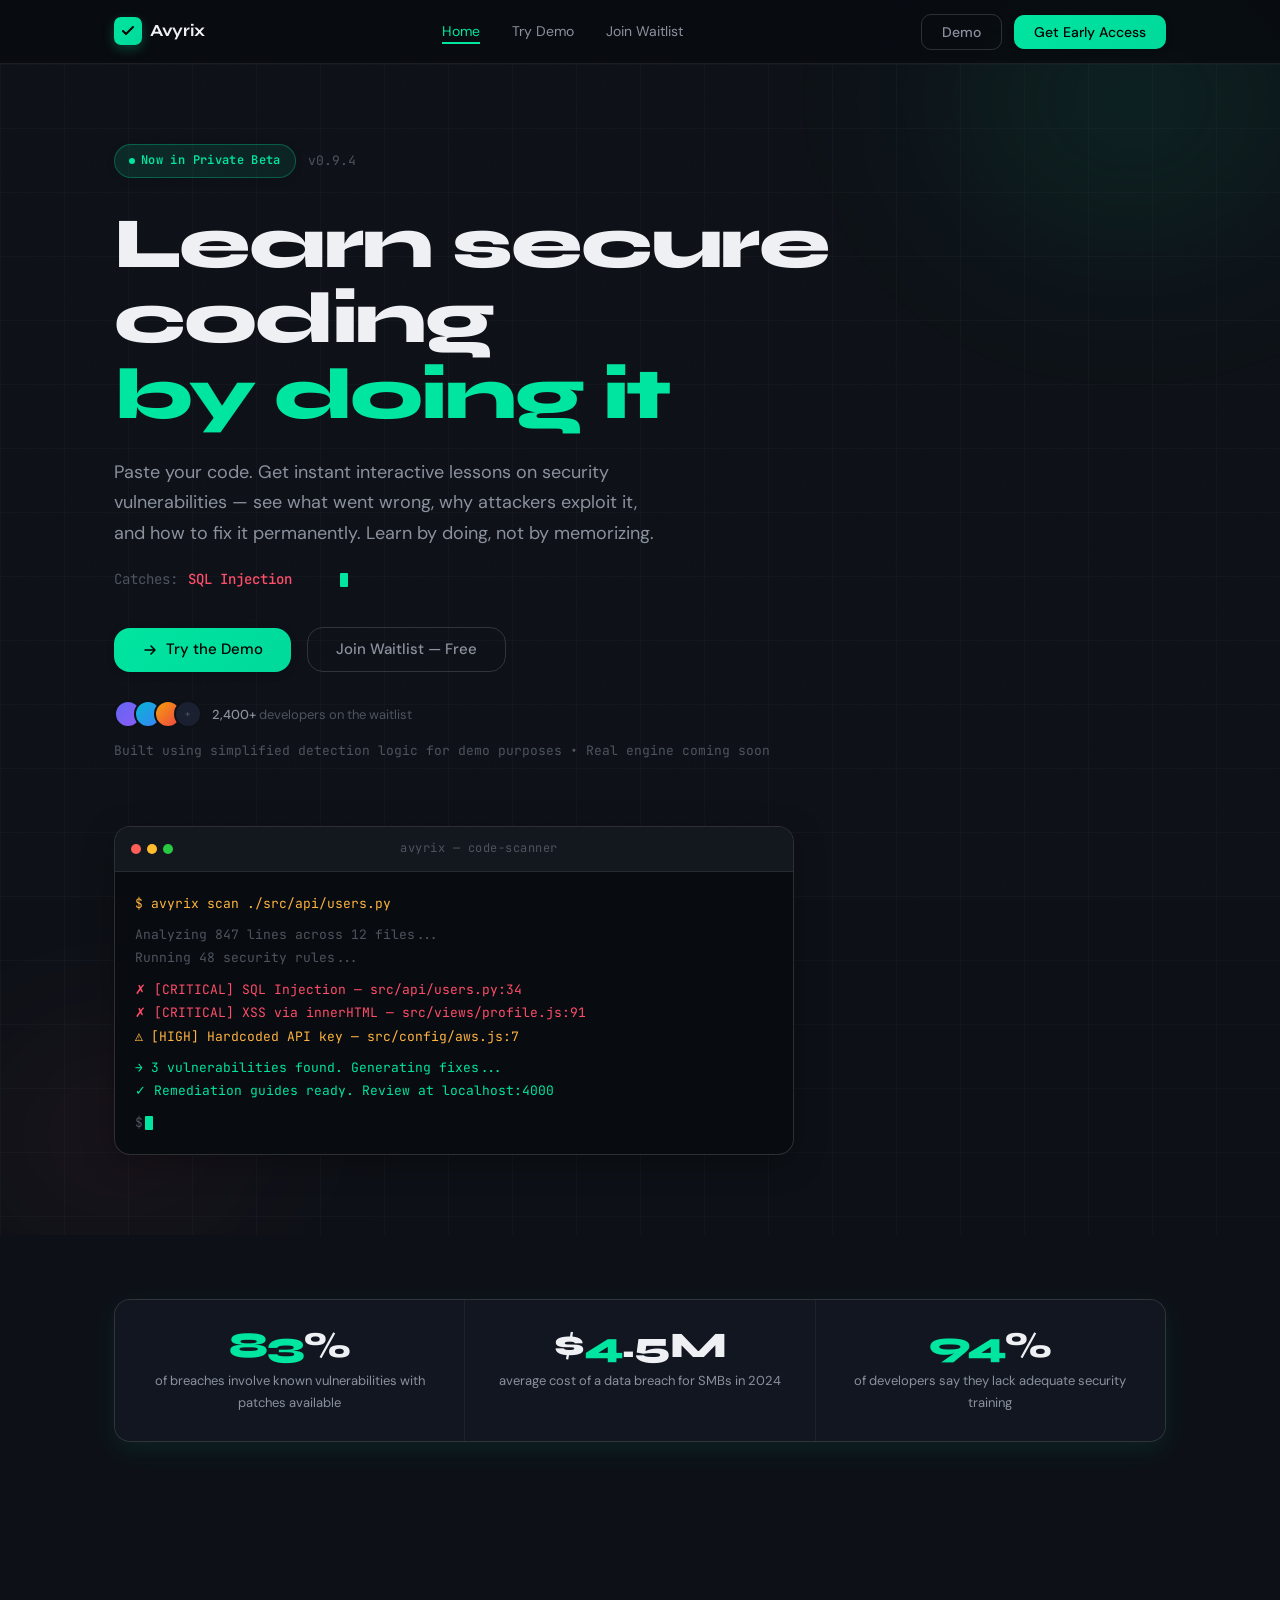
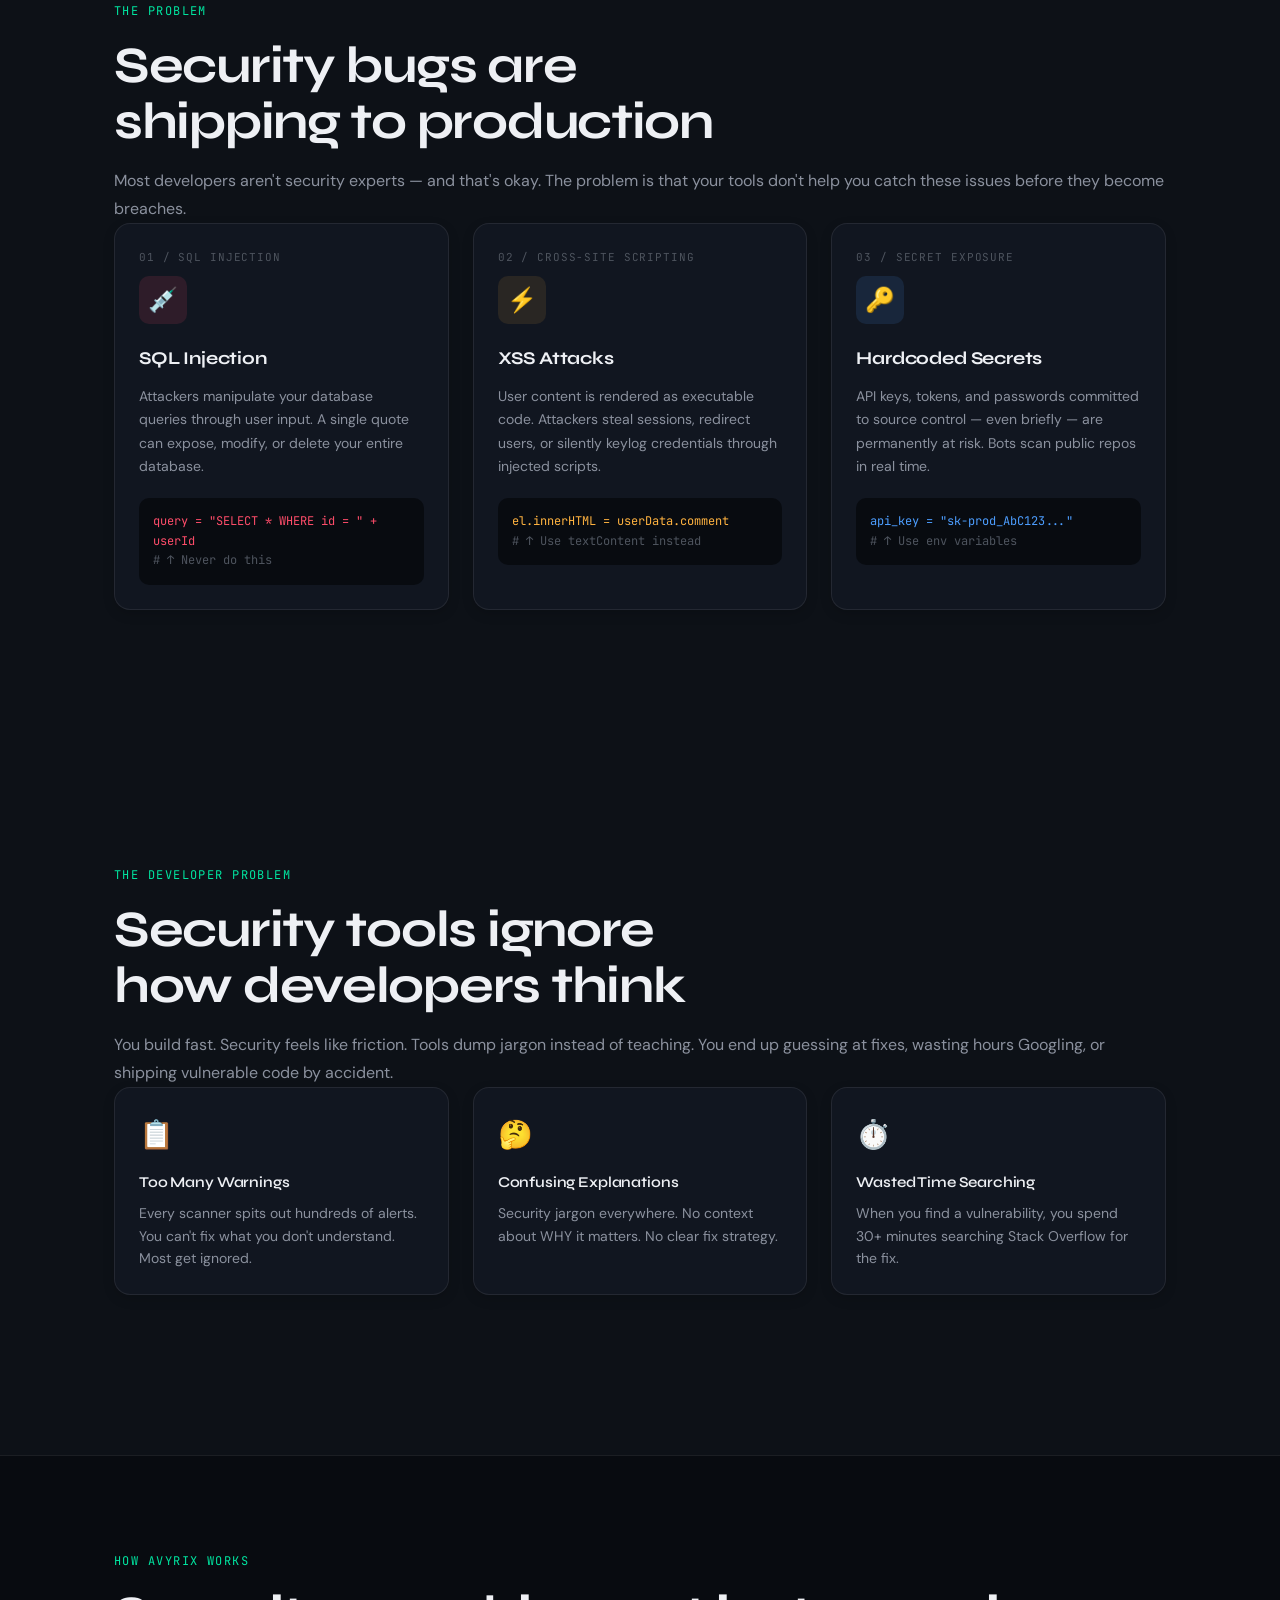
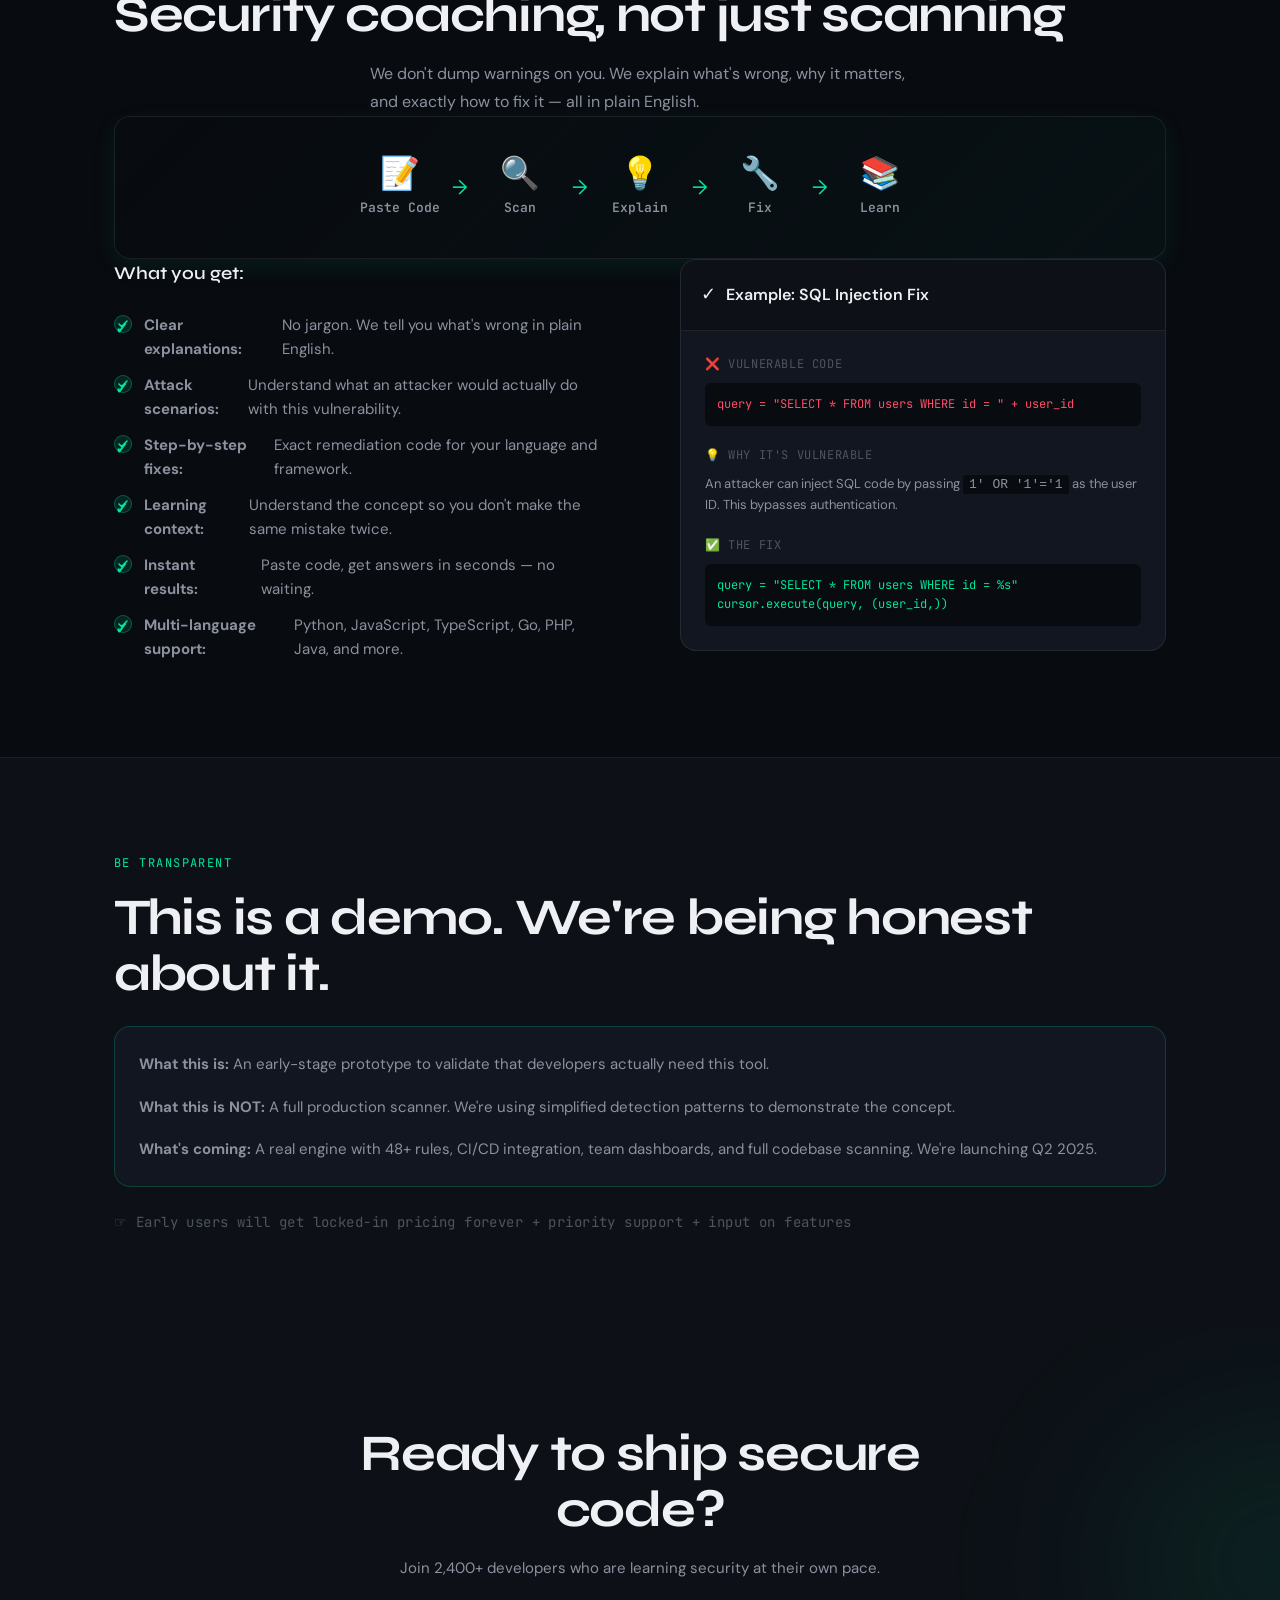
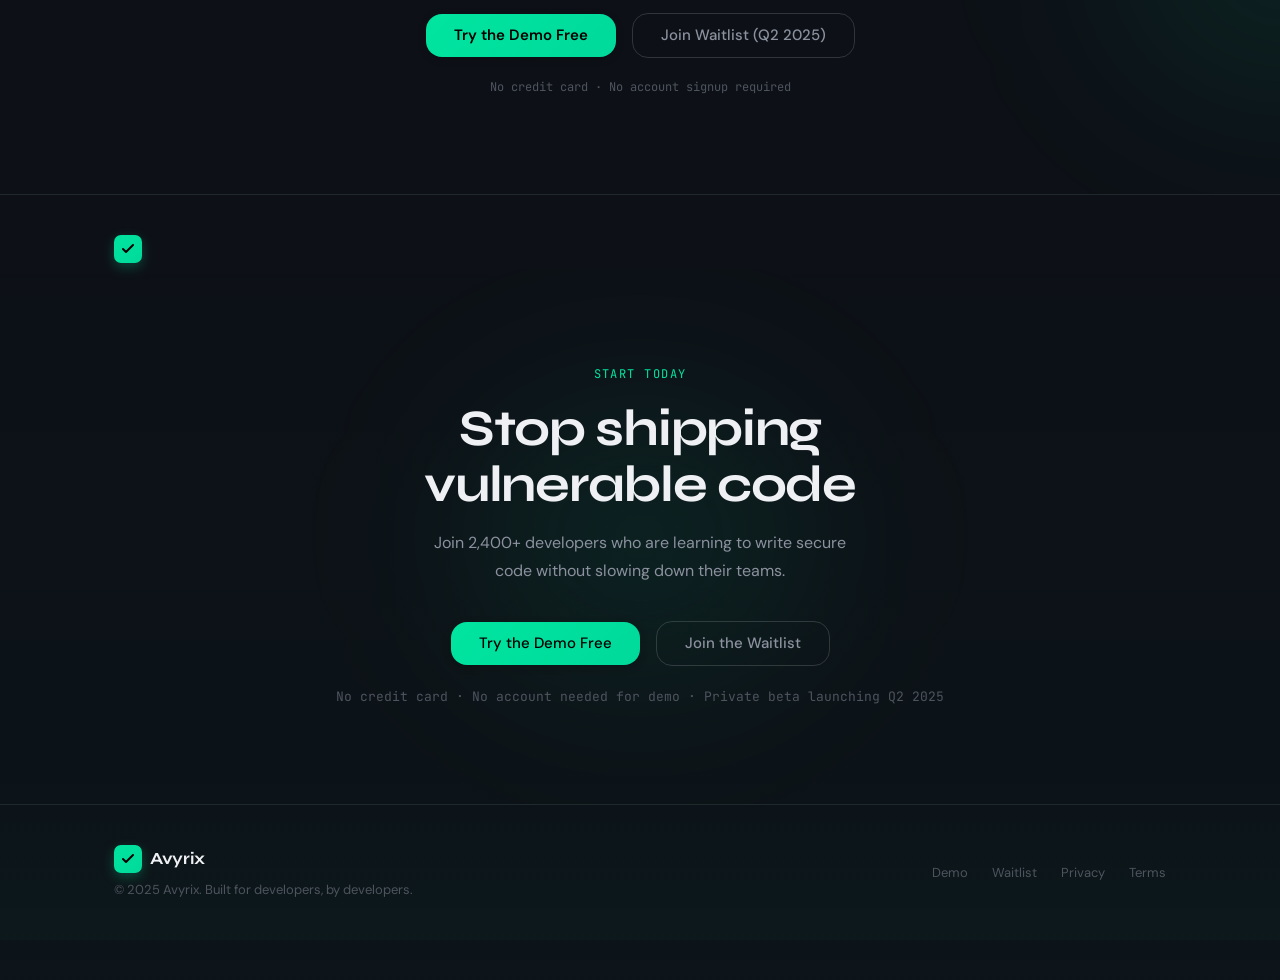
<file: index.html>
<!DOCTYPE html>
<html lang="en">

<head>
  <meta charset="UTF-8" />
  <meta name="viewport" content="width=device-width, initial-scale=1.0" />
  <meta name="description"
    content="Learn secure coding by example. Paste code, understand vulnerabilities, see how attacks work, and learn to fix them. Your developer-first security learning assistant." />
  <meta property="og:title" content="Avyrix — Learn Secure Coding by Example" />
  <meta property="og:description" content="Understand security vulnerabilities through interactive learning. See real attacks, understand why they matter, and master secure coding." />
  <meta property="og:type" content="website" />
  <title>Avyrix — Learn Secure Coding Fast (For Developers)</title>
  <link rel="stylesheet" href="frontend/css/styles.css" />
  <meta name="devsecurecoach-api-url" content="https://getavyrix-ready.onrender.com" />
  <link rel="icon" type="image/svg+xml"
    href="data:image/svg+xml,<svg xmlns='http://www.w3.org/2000/svg' viewBox='0 0 32 32'><rect width='32' height='32' rx='8' fill='%2300e5a0'/><path d='M10 16l4 4 8-8' stroke='%23000' stroke-width='2.5' fill='none' stroke-linecap='round' stroke-linejoin='round'/></svg>" />
  <!-- Google tag (gtag.js) -->
  <script async src="https://www.googletagmanager.com/gtag/js?id=G-MGV57BHCSG"></script>
  <script>
    window.dataLayer = window.dataLayer || [];
    function gtag() { dataLayer.push(arguments); }
    gtag('js', new Date());

    gtag('config', 'G-MGV57BHCSG');
  </script>
</head>

<body>
  <!-- ═══════════════════════════════════════════════════════════
     NAVIGATION
═══════════════════════════════════════════════════════════ -->
  <nav class="nav" role="navigation" aria-label="Main navigation">
    <div class="nav__inner">
      <a href="index.html" class="nav__logo" aria-label="Avyrix home">
        <div class="nav__logo-icon" aria-hidden="true">
          <svg viewBox="0 0 16 16" fill="none" xmlns="http://www.w3.org/2000/svg">
            <path d="M3 8l3 3 7-7" stroke="#000" stroke-width="2" stroke-linecap="round" stroke-linejoin="round" />
          </svg>
        </div>
        <span class="nav__logo-text">Avyrix</span>
      </a>
      <ul class="nav__links" role="list">
        <li><a href="index.html" class="active">Home</a></li>
        <li><a href="frontend/demo.html">Try Demo</a></li>
        <li><a href="frontend/waitlist.html">Join Waitlist</a></li>
      </ul>
      <div class="nav__cta">
        <a href="frontend/demo.html" class="btn btn--ghost">Demo</a>
        <a href="frontend/waitlist.html" class="btn btn--primary">Get Early Access</a>
      </div>
    </div>
  </nav>
  <!-- ═══════════════════════════════════════════════════════════
     HERO
═══════════════════════════════════════════════════════════ -->
  <main>
    <section class="section"
      style="padding-top: calc(var(--nav-h) + 80px); padding-bottom: 80px; position: relative; overflow: hidden;"
      aria-labelledby="hero-heading">
      <!-- Background glow accents -->
      <div class="glow-accent glow-accent--green" style="top: -100px; right: -100px;" aria-hidden="true"></div>
      <div class="glow-accent glow-accent--red" style="bottom: -50px; left: -80px;" aria-hidden="true"></div>
      <!-- Grid lines background -->
      <div
        style="position:absolute;inset:0;background-image:linear-gradient(var(--border) 1px,transparent 1px),linear-gradient(90deg,var(--border) 1px,transparent 1px);background-size:64px 64px;opacity:0.3;pointer-events:none;"
        aria-hidden="true"></div>
      <div class="container" style="position:relative;z-index:1;">
        <div style="max-width: 760px;">
          <div class="fade-up">
            <div style="display:flex;align-items:center;gap:12px;margin-bottom:28px;flex-wrap:wrap;">
              <span class="badge badge--green badge--dot">Now in Private Beta</span>
              <span style="font-size:13px;color:var(--text-muted);font-family:var(--font-mono);">v0.9.4</span>
            </div>
          </div>
          <h1 class="display-xl fade-up fade-up--d1" id="hero-heading">Learn secure coding<br>
            <span style="color:var(--accent-green);">by doing it</span>
          </h1>
          <p class="fade-up fade-up--d2"
            style="font-size:18px;color:var(--text-secondary);margin-top:24px;max-width:540px;line-height:1.7;">
            Paste your code. Get instant interactive lessons on security vulnerabilities — see what went wrong, why attackers exploit it, and how to fix it permanently. Learn by doing, not by memorizing.
          </p>
          <!-- Typewriter feature highlight -->
          <div class="fade-up fade-up--d2" style="display:flex;align-items:center;gap:10px;margin-top:20px;">
            <span style="font-size:14px;color:var(--text-muted);font-family:var(--font-mono);">Catches:</span>
            <span id="typewriter"
              style="font-size:14px;color:var(--accent-red);font-family:var(--font-mono);font-weight:500;min-width:140px;"></span>
            <span class="terminal__caret" aria-hidden="true"></span>
          </div>
          <div class="fade-up fade-up--d3"
            style="display:flex;align-items:center;gap:16px;margin-top:36px;flex-wrap:wrap;">
            <a href="frontend/demo.html" class="btn btn--primary btn--large">
              <svg width="16" height="16" viewBox="0 0 16 16" fill="none" aria-hidden="true">
                <path d="M3 8h10M9 4l4 4-4 4" stroke="currentColor" stroke-width="1.5" stroke-linecap="round"
                  stroke-linejoin="round" />
              </svg> Try the Demo </a>
            <a href="frontend/waitlist.html" class="btn btn--ghost btn--large">Join Waitlist — Free</a>
          </div>
          <!-- Social proof line -->
          <div class="fade-up fade-up--d4" style="display:flex;align-items:center;gap:10px;margin-top:28px;">
            <div style="display:flex;" aria-label="User avatars">
              <!-- Avatar stack (decorative) -->
              <div
                style="width:28px;height:28px;border-radius:50%;background:linear-gradient(135deg,#6366f1,#8b5cf6);border:2px solid var(--bg-1);margin-right:-8px;"
                aria-hidden="true"></div>
              <div
                style="width:28px;height:28px;border-radius:50%;background:linear-gradient(135deg,#06b6d4,#3b82f6);border:2px solid var(--bg-1);margin-right:-8px;"
                aria-hidden="true"></div>
              <div
                style="width:28px;height:28px;border-radius:50%;background:linear-gradient(135deg,#f59e0b,#ef4444);border:2px solid var(--bg-1);margin-right:-8px;"
                aria-hidden="true"></div>
              <div
                style="width:28px;height:28px;border-radius:50%;background:var(--bg-3);border:2px solid var(--bg-1);display:flex;align-items:center;justify-content:center;font-size:10px;color:var(--text-muted);"
                aria-hidden="true">+</div>
            </div>
            <span style="font-size:13px;color:var(--text-muted);">
              <span style="color:var(--text-secondary);font-weight:500;">2,400+</span> developers on the waitlist
            </span>
          </div>
        </div>
        <p style="margin-top:12px;font-size:13px;color:var(--text-muted);font-family:var(--font-mono);"> Built using
          simplified detection logic for demo purposes • Real engine coming soon </p>
        <!-- Terminal preview float -->
        <div class="fade-up fade-up--d3" style="margin-top:64px;max-width:680px;" role="img"
          aria-label="Code scanner terminal preview">
          <div class="terminal">
            <div class="terminal__bar">
              <div class="terminal__dots" aria-hidden="true">
                <div class="terminal__dot" style="background:#ff5f57;"></div>
                <div class="terminal__dot" style="background:#ffbd2e;"></div>
                <div class="terminal__dot" style="background:#28ca41;"></div>
              </div>
              <span class="terminal__title">avyrix — code-scanner</span>
            </div>
            <div class="terminal__body" aria-live="polite">
              <div class="terminal__line--amber">$ avyrix scan ./src/api/users.py</div>
              <div style="color:var(--text-muted);margin-top:8px;">Analyzing 847 lines across 12 files...</div>
              <div style="color:var(--text-muted);">Running 48 security rules...</div>
              <div class="terminal__line--red" style="margin-top:8px;">✗ [CRITICAL] SQL Injection — src/api/users.py:34
              </div>
              <div class="terminal__line--red">✗ [CRITICAL] XSS via innerHTML — src/views/profile.js:91</div>
              <div class="terminal__line--amber">⚠ [HIGH] Hardcoded API key — src/config/aws.js:7</div>
              <div class="terminal__line--green" style="margin-top:8px;">→ 3 vulnerabilities found. Generating fixes...
              </div>
              <div class="terminal__line--green">✓ Remediation guides ready. Review at localhost:4000</div>
              <div style="margin-top:8px;color:var(--text-muted);">$<span class="terminal__caret"
                  aria-hidden="true"></span></div>
            </div>
          </div>
        </div>
      </div>
    </section>
    <!-- ═══════════════════════════════════════════════════════════
     STATS
═══════════════════════════════════════════════════════════ -->
    <section class="section--sm" aria-label="Key statistics">
      <div class="container">
        <div class="stat-grid" role="list">
          <div class="stat-item" role="listitem" data-reveal>
            <div class="stat-item__num"><span data-count="83">0</span>%</div>
            <div class="stat-item__label">of breaches involve known vulnerabilities with patches available</div>
          </div>
          <div class="stat-item" role="listitem" data-reveal>
            <div class="stat-item__num">$<span data-count="4">0</span>.5M</div>
            <div class="stat-item__label">average cost of a data breach for SMBs in 2024</div>
          </div>
          <div class="stat-item" role="listitem" data-reveal>
            <div class="stat-item__num"><span data-count="94">0</span>%</div>
            <div class="stat-item__label">of developers say they lack adequate security training</div>
          </div>
        </div>
      </div>
    </section>
    <!-- ═══════════════════════════════════════════════════════════
     PROBLEM SECTION
═══════════════════════════════════════════════════════════ -->
    <section class="section" aria-labelledby="problem-heading">
      <div class="container">
        <div style="max-width:600px;margin-bottom:64px;" data-reveal>
          <span class="eyebrow">The Problem</span>
          <h2 class="display-lg" id="problem-heading">Security bugs are<br>shipping to production</h2>
          <p style="color:var(--text-secondary);margin-top:16px;font-size:16px;line-height:1.75;">
            Most developers aren't security experts — and that's okay. The problem is that your tools don't help you
            catch these issues before they become breaches.
          </p>
        </div>
        <div class="grid-3" role="list" style="margin-bottom:64px;">
          <article class="card problem-card" data-reveal role="listitem">
            <div class="problem-card__num">01 / SQL INJECTION</div>
            <div class="problem-card__icon" style="background:var(--accent-red-dim);"><span aria-hidden="true">💉</span></div>
            <h3>SQL Injection</h3>
            <p>Attackers manipulate your database queries through user input. A single quote can expose, modify, or delete your entire database.</p>
            <div style="margin-top:20px;padding:14px;background:var(--bg-0);border-radius:var(--radius-md);font-family:var(--font-mono);font-size:12px;">
              <span style="color:var(--accent-red);">query = "SELECT * WHERE id = " + userId</span><br>
              <span style="color:var(--text-muted);"># ↑ Never do this</span>
            </div>
          </article>
          <article class="card problem-card" data-reveal role="listitem">
            <div class="problem-card__num">02 / CROSS-SITE SCRIPTING</div>
            <div class="problem-card__icon" style="background:var(--accent-amber-dim);"><span aria-hidden="true">⚡</span></div>
            <h3>XSS Attacks</h3>
            <p>User content is rendered as executable code. Attackers steal sessions, redirect users, or silently keylog credentials through injected scripts.</p>
            <div style="margin-top:20px;padding:14px;background:var(--bg-0);border-radius:var(--radius-md);font-family:var(--font-mono);font-size:12px;">
              <span style="color:var(--accent-amber);">el.innerHTML = userData.comment</span><br>
              <span style="color:var(--text-muted);"># ↑ Use textContent instead</span>
            </div>
          </article>
          <article class="card problem-card" data-reveal role="listitem">
            <div class="problem-card__num">03 / SECRET EXPOSURE</div>
            <div class="problem-card__icon" style="background:var(--accent-blue-dim);"><span aria-hidden="true">🔑</span></div>
            <h3>Hardcoded Secrets</h3>
            <p>API keys, tokens, and passwords committed to source control — even briefly — are permanently at risk. Bots scan public repos in real time.</p>
            <div style="margin-top:20px;padding:14px;background:var(--bg-0);border-radius:var(--radius-md);font-family:var(--font-mono);font-size:12px;">
              <span style="color:var(--accent-blue);">api_key = "sk-prod_AbC123..."</span><br>
              <span style="color:var(--text-muted);"># ↑ Use env variables</span>
            </div>
          </article>
        </div>
      </div>
    </section>

    <!-- ═══════════════════════════════════════════════════════════
     DEVELOPER PROBLEM SECTION
═══════════════════════════════════════════════════════════ -->
    <section class="section" aria-labelledby="developer-problem-heading">
      <div class="container">
        <div style="max-width:600px;margin-bottom:64px;" data-reveal>
          <span class="eyebrow">The Developer Problem</span>
          <h2 class="display-lg" id="developer-problem-heading">Security tools ignore<br>how developers think</h2>
          <p style="color:var(--text-secondary);margin-top:16px;font-size:16px;line-height:1.75;">
            You build fast. Security feels like friction. Tools dump jargon instead of teaching. You end up guessing at fixes,
            wasting hours Googling, or shipping vulnerable code by accident.
          </p>
        </div>
        <div class="grid-3" role="list" style="margin-bottom:64px;">
          <article class="card problem-card" data-reveal role="listitem">
            <div style="font-size:28px;margin-bottom:12px;" aria-hidden="true">📋</div>
            <h3 style="font-size:15px;font-weight:600;margin-bottom:8px;">Too Many Warnings</h3>
            <p style="font-size:14px;color:var(--text-secondary);line-height:1.6;">Every scanner spits out hundreds of alerts. You can't fix what you don't understand. Most get ignored.</p>
          </article>
          <article class="card problem-card" data-reveal role="listitem">
            <div style="font-size:28px;margin-bottom:12px;" aria-hidden="true">🤔</div>
            <h3 style="font-size:15px;font-weight:600;margin-bottom:8px;">Confusing Explanations</h3>
            <p style="font-size:14px;color:var(--text-secondary);line-height:1.6;">Security jargon everywhere. No context about WHY it matters. No clear fix strategy.</p>
          </article>
          <article class="card problem-card" data-reveal role="listitem">
            <div style="font-size:28px;margin-bottom:12px;" aria-hidden="true">⏱️</div>
            <h3 style="font-size:15px;font-weight:600;margin-bottom:8px;">Wasted Time Searching</h3>
            <p style="font-size:14px;color:var(--text-secondary);line-height:1.6;">When you find a vulnerability, you spend 30+ minutes searching Stack Overflow for the fix.</p>
          </article>
        </div>
      </div>
    </section>
    <!-- ═══════════════════════════════════════════════════════════
     SOLUTION SECTION
═══════════════════════════════════════════════════════════ -->
    <section class="section"
      style="background:var(--bg-0);border-top:1px solid var(--border);border-bottom:1px solid var(--border);"
      aria-labelledby="solution-heading">
      <div class="container">
        <div style="text-align:center;margin-bottom:64px;" data-reveal>
          <span class="eyebrow">How Avyrix Works</span>
          <h2 class="display-lg" id="solution-heading">Security coaching, not just scanning</h2>
          <p style="color:var(--text-secondary);margin-top:16px;max-width:540px;margin-left:auto;margin-right:auto;font-size:16px;line-height:1.75;">
            We don't dump warnings on you. We explain what's wrong, why it matters, and exactly how to fix it — all in plain English.
          </p>
        </div>
        <!-- Visual flow diagram -->
        <div class="flow-diagram" data-reveal style="margin-bottom:64px;">
          <div class="flow-step">
            <div class="flow-icon">📝</div>
            <div class="flow-label">Paste Code</div>
          </div>
          <div class="flow-arrow">→</div>
          <div class="flow-step">
            <div class="flow-icon">🔍</div>
            <div class="flow-label">Scan</div>
          </div>
          <div class="flow-arrow">→</div>
          <div class="flow-step">
            <div class="flow-icon">💡</div>
            <div class="flow-label">Explain</div>
          </div>
          <div class="flow-arrow">→</div>
          <div class="flow-step">
            <div class="flow-icon">🔧</div>
            <div class="flow-label">Fix</div>
          </div>
          <div class="flow-arrow">→</div>
          <div class="flow-step">
            <div class="flow-icon">📚</div>
            <div class="flow-label">Learn</div>
          </div>
        </div>
        <!-- How it works steps -->
        <div class="grid-2" style="align-items:start;gap:80px;">
          <!-- Left: Copy -->
          <div data-reveal>
            <h3 style="font-size:18px;font-weight:600;margin-bottom:24px;color:var(--text-primary);">What you get:</h3>
            <ul class="feature-list" role="list">
              <li><strong>Clear explanations:</strong> No jargon. We tell you what's wrong in plain English.</li>
              <li><strong>Attack scenarios:</strong> Understand what an attacker would actually do with this vulnerability.</li>
              <li><strong>Step-by-step fixes:</strong> Exact remediation code for your language and framework.</li>
              <li><strong>Learning context:</strong> Understand the concept so you don't make the same mistake twice.</li>
              <li><strong>Instant results:</strong> Paste code, get answers in seconds — no waiting.</li>
              <li><strong>Multi-language support:</strong> Python, JavaScript, TypeScript, Go, PHP, Java, and more.</li>
            </ul>
          </div>
          <!-- Right: Example walkthrough -->
          <div data-reveal>
            <div style="background:var(--bg-card);border:1px solid var(--border);border-radius:var(--radius-lg);overflow:hidden;">
              <div
                style="padding:20px;background:var(--bg-1);border-bottom:1px solid var(--border);display:flex;align-items:center;gap:10px;">
                <span style="font-size:18px;" aria-hidden="true">✓</span>
                <span style="font-weight:600;color:var(--text-primary);">Example: SQL Injection Fix</span>
              </div>
              <div style="padding:24px;">
                <div style="margin-bottom:20px;">
                  <p style="font-size:12px;color:var(--text-muted);font-family:var(--font-mono);letter-spacing:0.05em;margin-bottom:8px;text-transform:uppercase;">
                    ❌ Vulnerable Code
                  </p>
                  <div
                    style="background:var(--bg-0);padding:12px;border-radius:6px;font-family:var(--font-mono);font-size:12px;color:var(--accent-red);line-height:1.6;overflow-x:auto;">
                    query = "SELECT * FROM users WHERE id = " + user_id
                  </div>
                </div>
                <div style="margin-bottom:20px;">
                  <p style="font-size:12px;color:var(--text-muted);font-family:var(--font-mono);letter-spacing:0.05em;margin-bottom:8px;text-transform:uppercase;">
                    💡 Why It's Vulnerable
                  </p>
                  <p style="font-size:13px;color:var(--text-secondary);line-height:1.6;">
                    An attacker can inject SQL code by passing <code style="background:var(--bg-0);padding:2px 6px;border-radius:3px;">1' OR '1'='1</code> as the user ID. This bypasses authentication.
                  </p>
                </div>
                <div>
                  <p style="font-size:12px;color:var(--text-muted);font-family:var(--font-mono);letter-spacing:0.05em;margin-bottom:8px;text-transform:uppercase;">
                    ✅ The Fix
                  </p>
                  <div
                    style="background:var(--bg-0);padding:12px;border-radius:6px;font-family:var(--font-mono);font-size:12px;color:var(--accent-green);line-height:1.6;overflow-x:auto;">
                    query = "SELECT * FROM users WHERE id = %s"<br>
                    cursor.execute(query, (user_id,))
                  </div>
                </div>
              </div>
            </div>
          </div>
        </div>
      </div>
    </section>
    <!-- ═══════════════════════════════════════════════════════════
     TRANSPARENCY SECTION
═══════════════════════════════════════════════════════════ -->
    <section class="section" aria-labelledby="transparency-heading">
      <div class="container">
        <div style="max-width:700px;margin:0 auto;text-align:center;" data-reveal>
          <span class="eyebrow">Be Transparent</span>
          <h2 class="display-lg" id="transparency-heading">This is a demo. We're being honest about it.</h2>
          <div style="margin-top:24px;padding:24px;background:var(--bg-card);border:1px solid rgba(0,229,160,0.2);border-radius:var(--radius-lg);">
            <p style="font-size:15px;color:var(--text-secondary);line-height:1.75;margin-bottom:16px;">
              <strong>What this is:</strong> An early-stage prototype to validate that developers actually need this tool.
            </p>
            <p style="font-size:15px;color:var(--text-secondary);line-height:1.75;margin-bottom:16px;">
              <strong>What this is NOT:</strong> A full production scanner. We're using simplified detection patterns to demonstrate the concept.
            </p>
            <p style="font-size:15px;color:var(--text-secondary);line-height:1.75;">
              <strong>What's coming:</strong> A real engine with 48+ rules, CI/CD integration, team dashboards, and full codebase scanning. We're launching Q2 2025.
            </p>
          </div>
          <p style="margin-top:24px;font-size:14px;color:var(--text-muted);font-family:var(--font-mono);letter-spacing:0.03em;">
            ☞ Early users will get locked-in pricing forever + priority support + input on features
          </p>
        </div>
      </div>
    </section>
    <!-- ═══════════════════════════════════════════════════════════
     FINAL CTA SECTION
═══════════════════════════════════════════════════════════ -->
    <section class="section" style="position:relative;overflow:hidden;" aria-labelledby="final-cta-heading">
      <div class="glow-accent glow-accent--green" style="top:50%;right:-20%;transform:translateY(-50%);" aria-hidden="true"></div>
      <div class="container" style="text-align:center;position:relative;z-index:1;">
        <div data-reveal>
          <h2 class="display-lg" id="final-cta-heading" style="max-width:560px;margin:0 auto;"> Ready to ship secure code?</h2>
          <p style="color:var(--text-secondary);margin-top:16px;margin-bottom:32px;max-width:500px;margin-left:auto;margin-right:auto;font-size:15px;line-height:1.75;">
            Join 2,400+ developers who are learning security at their own pace.
          </p>
          <div style="display:flex;align-items:center;justify-content:center;gap:16px;flex-wrap:wrap;margin-bottom:20px;">
            <a href="frontend/demo.html" class="btn btn--primary btn--large" style="font-weight:600;"> Try the Demo Free </a>
            <a href="frontend/waitlist.html" class="btn btn--ghost btn--large"> Join Waitlist (Q2 2025)</a>
          </div>
          <p style="font-size:12px;color:var(--text-muted);font-family:var(--font-mono);"> No credit card · No account signup required </p>
        </div>
      </div>
    </section>
  </main>
  <!-- ═══════════════════════════════════════════════════════════
     FOOTER
═══════════════════════════════════════════════════════════ -->
  <footer class="footer" role="contentinfo">
    <div class="container">
      <div class="footer__inner">
        <div>
          <div class="nav__logo" style="margin-bottom:6px;">
            <div class="nav__logo-icon" aria-hidden="true">
              <svg viewBox="0 0 16 16" fill="none" xmlns="http://www.w3.org/2000/svg">
                <path d="M3 8l3 3 7-7" stroke="#000" stroke-width="2" stroke-linecap="round" stroke-linejoin="round" />
                    and apply the remediation steps. Ship secure code with confidence.</p>
                </div>
              </div>
            </div>
          </div>
        </div>
      </div>
    </section>
    <!-- ═══════════════════════════════════════════════════════════
     CTA SECTION
═══════════════════════════════════════════════════════════ -->
    <section class="section" style="position:relative;overflow:hidden;" aria-labelledby="cta-heading">
      <div class="glow-accent glow-accent--green" style="top:50%;left:50%;transform:translate(-50%,-50%);"
        aria-hidden="true"></div>
      <div class="container" style="text-align:center;position:relative;z-index:1;">
        <div data-reveal>
          <span class="eyebrow">Start Today</span>
          <h2 class="display-lg" id="cta-heading" style="max-width:560px;margin:0 auto;"> Stop shipping vulnerable code
          </h2>
          <p
            style="color:var(--text-secondary);margin-top:16px;margin-bottom:36px;max-width:440px;margin-left:auto;margin-right:auto;line-height:1.75;">
            Join 2,400+ developers who are learning to write secure code without slowing down their teams. </p>
          <div style="display:flex;align-items:center;justify-content:center;gap:16px;flex-wrap:wrap;">
            <a href="frontend/demo.html" class="btn btn--primary btn--large"> Try the Demo Free </a>
            <a href="frontend/waitlist.html" class="btn btn--ghost btn--large"> Join the Waitlist </a>
          </div>
          <p style="margin-top:20px;font-size:13px;color:var(--text-muted);font-family:var(--font-mono);"> No credit
            card · No account needed for demo · Private beta launching Q2 2025 </p>
        </div>
      </div>
    </section>
  </main>
  <!-- ═══════════════════════════════════════════════════════════
     FOOTER
═══════════════════════════════════════════════════════════ -->
  <footer class="footer" role="contentinfo">
    <div class="container">
      <div class="footer__inner">
        <div>
          <div class="nav__logo" style="margin-bottom:6px;">
            <div class="nav__logo-icon" aria-hidden="true">
              <svg viewBox="0 0 16 16" fill="none" xmlns="http://www.w3.org/2000/svg">
                <path d="M3 8l3 3 7-7" stroke="#000" stroke-width="2" stroke-linecap="round" stroke-linejoin="round" />
              </svg>
            </div>
            <span class="nav__logo-text">Avyrix</span>
          </div>
          <p class="footer__copy">© 2025 Avyrix. Built for developers, by developers.</p>
        </div>
        <nav class="footer__links" aria-label="Footer navigation">
          <a href="frontend/demo.html">Demo</a>
          <a href="frontend/waitlist.html">Waitlist</a>
          <a href="#" onclick="return false;">Privacy</a>
          <a href="#" onclick="return false;">Terms</a>
        </nav>
      </div>
    </div>
  </footer>
  <script src="frontend/js/utils.js"></script>
  <script src="frontend/js/app.js"></script>
</body>

</html>
</file>
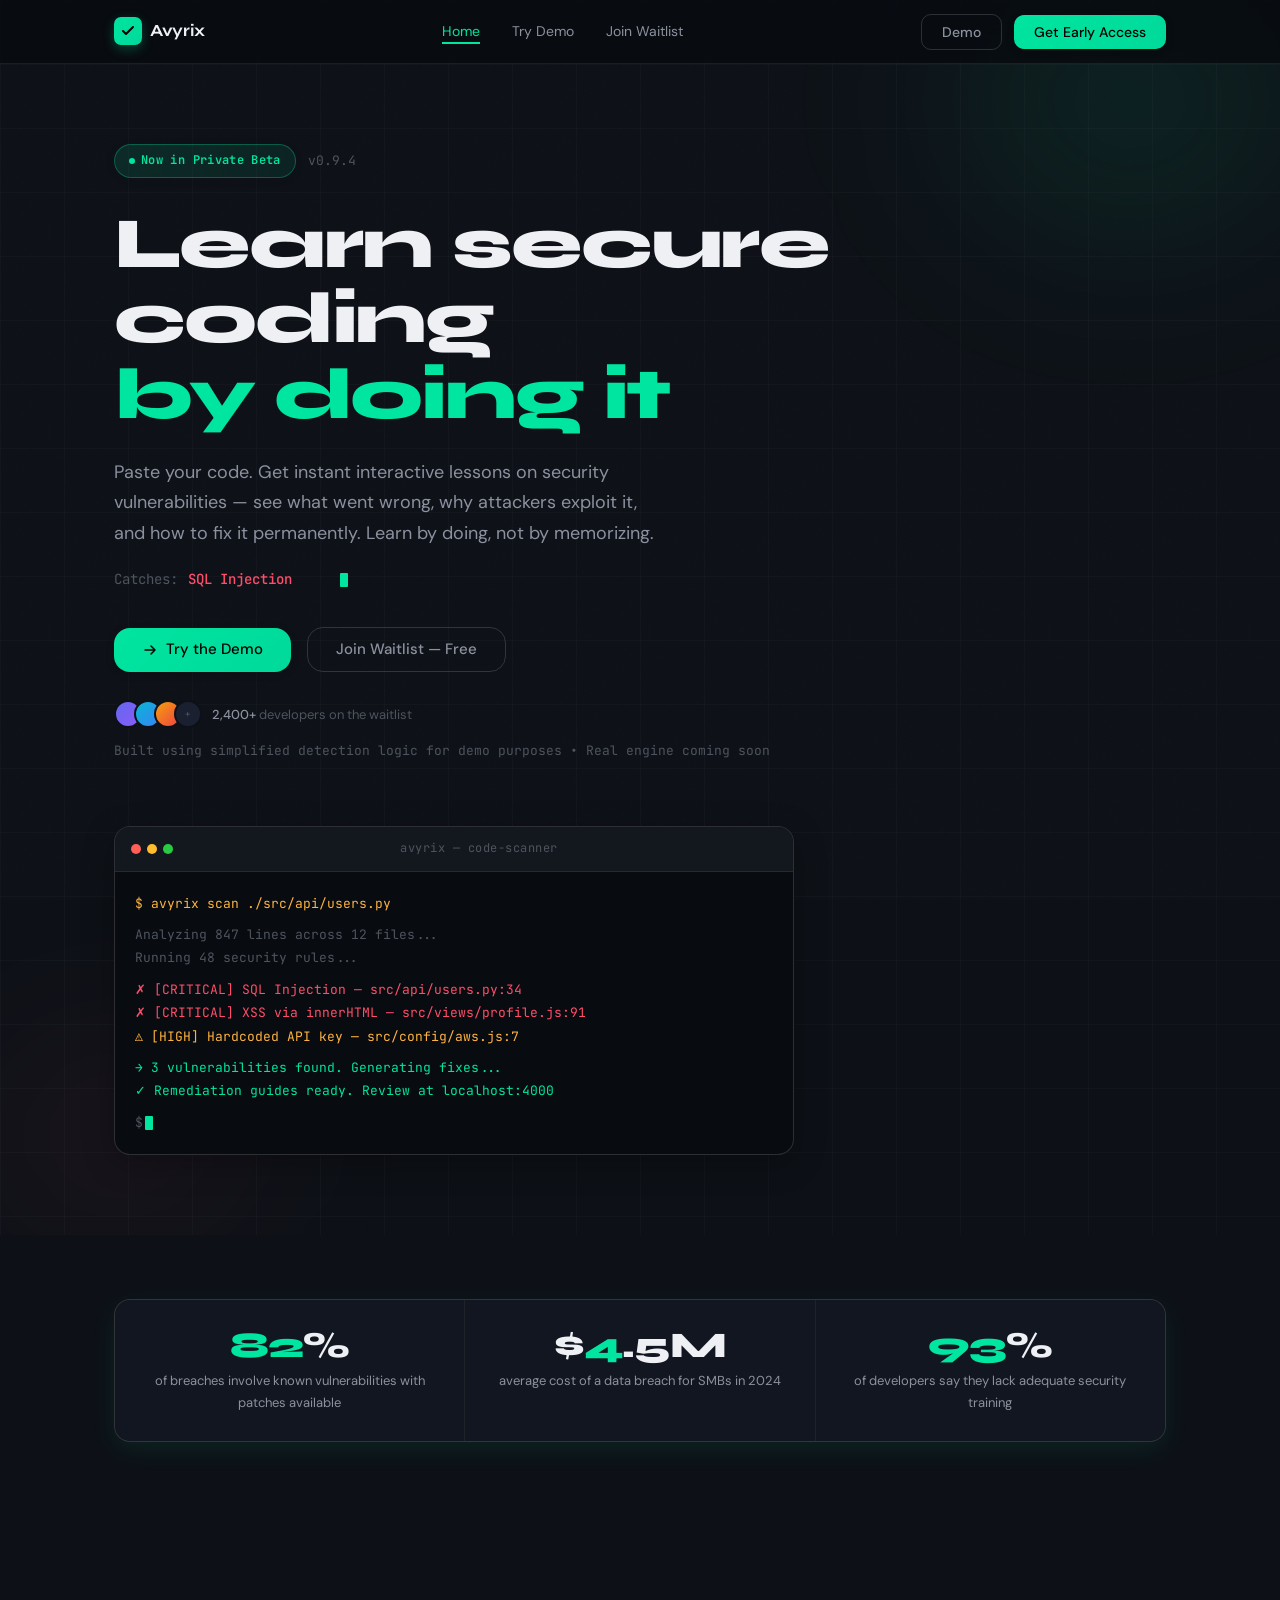
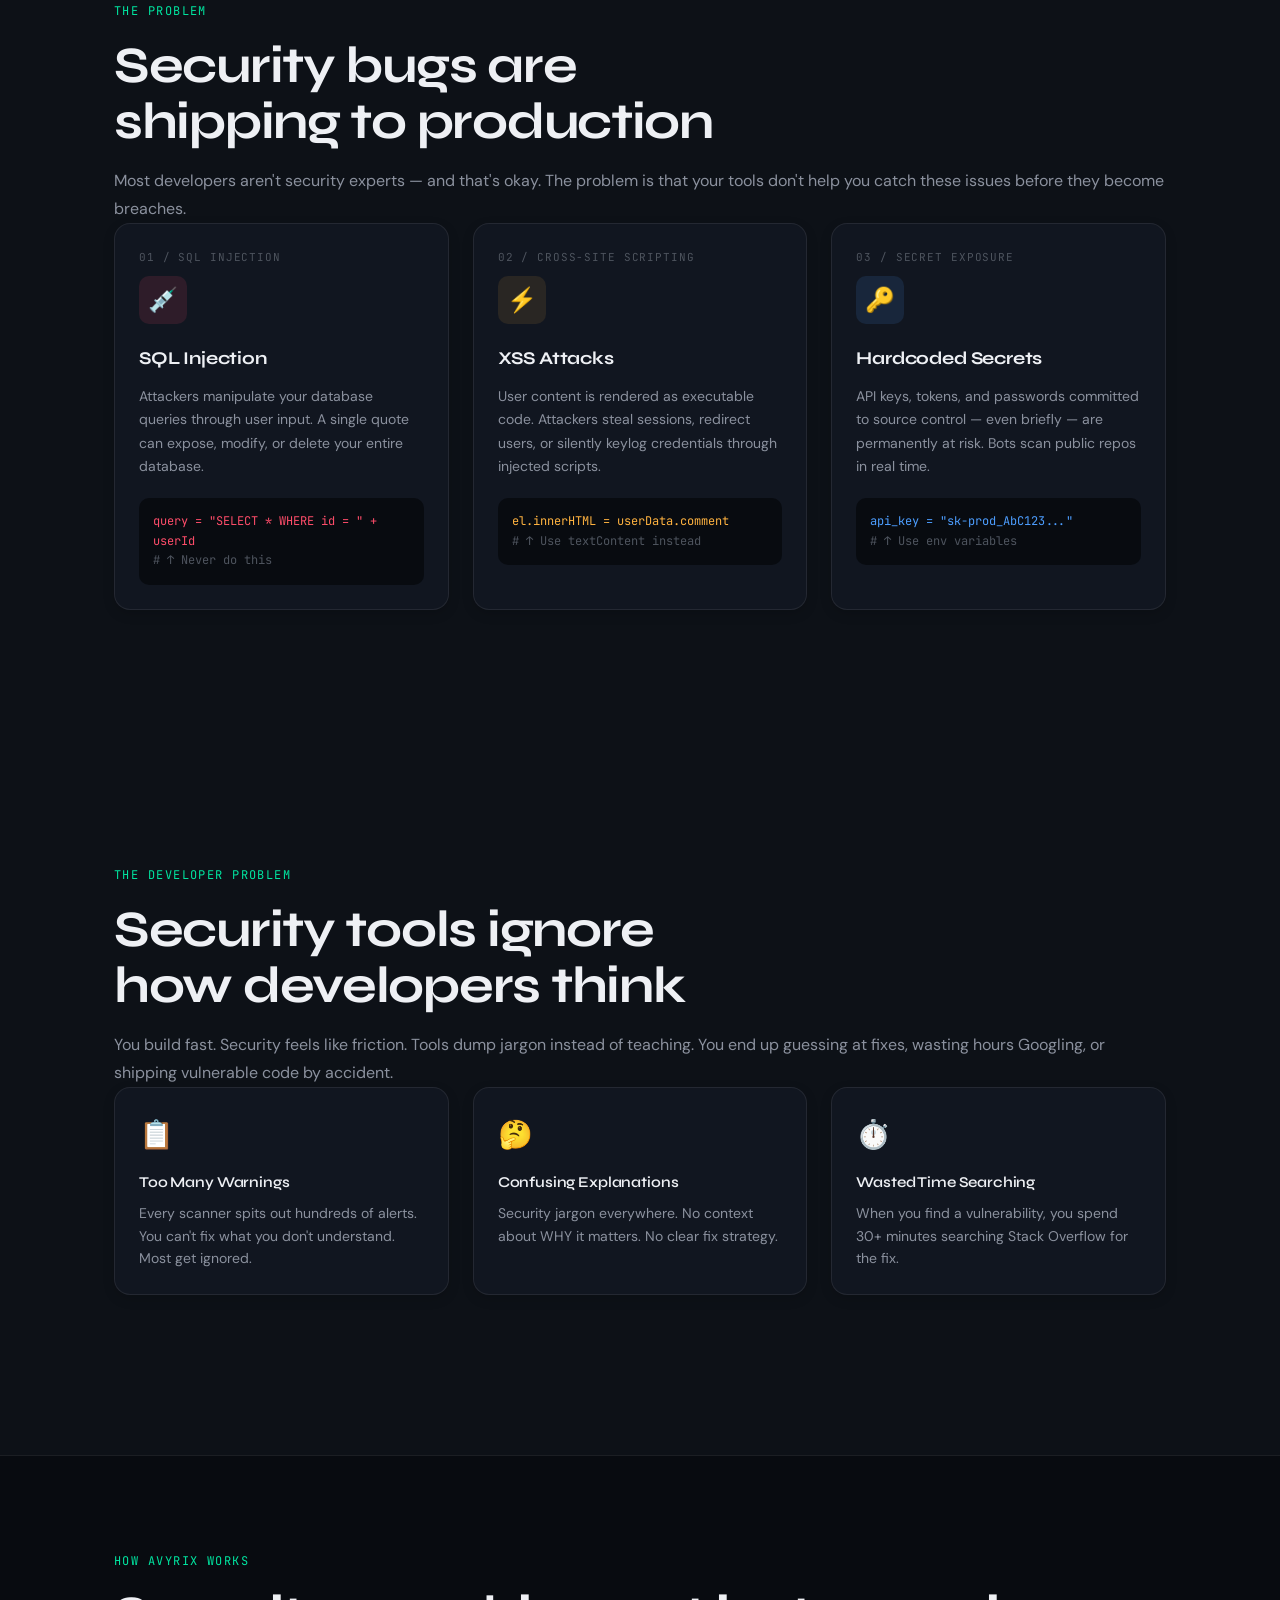
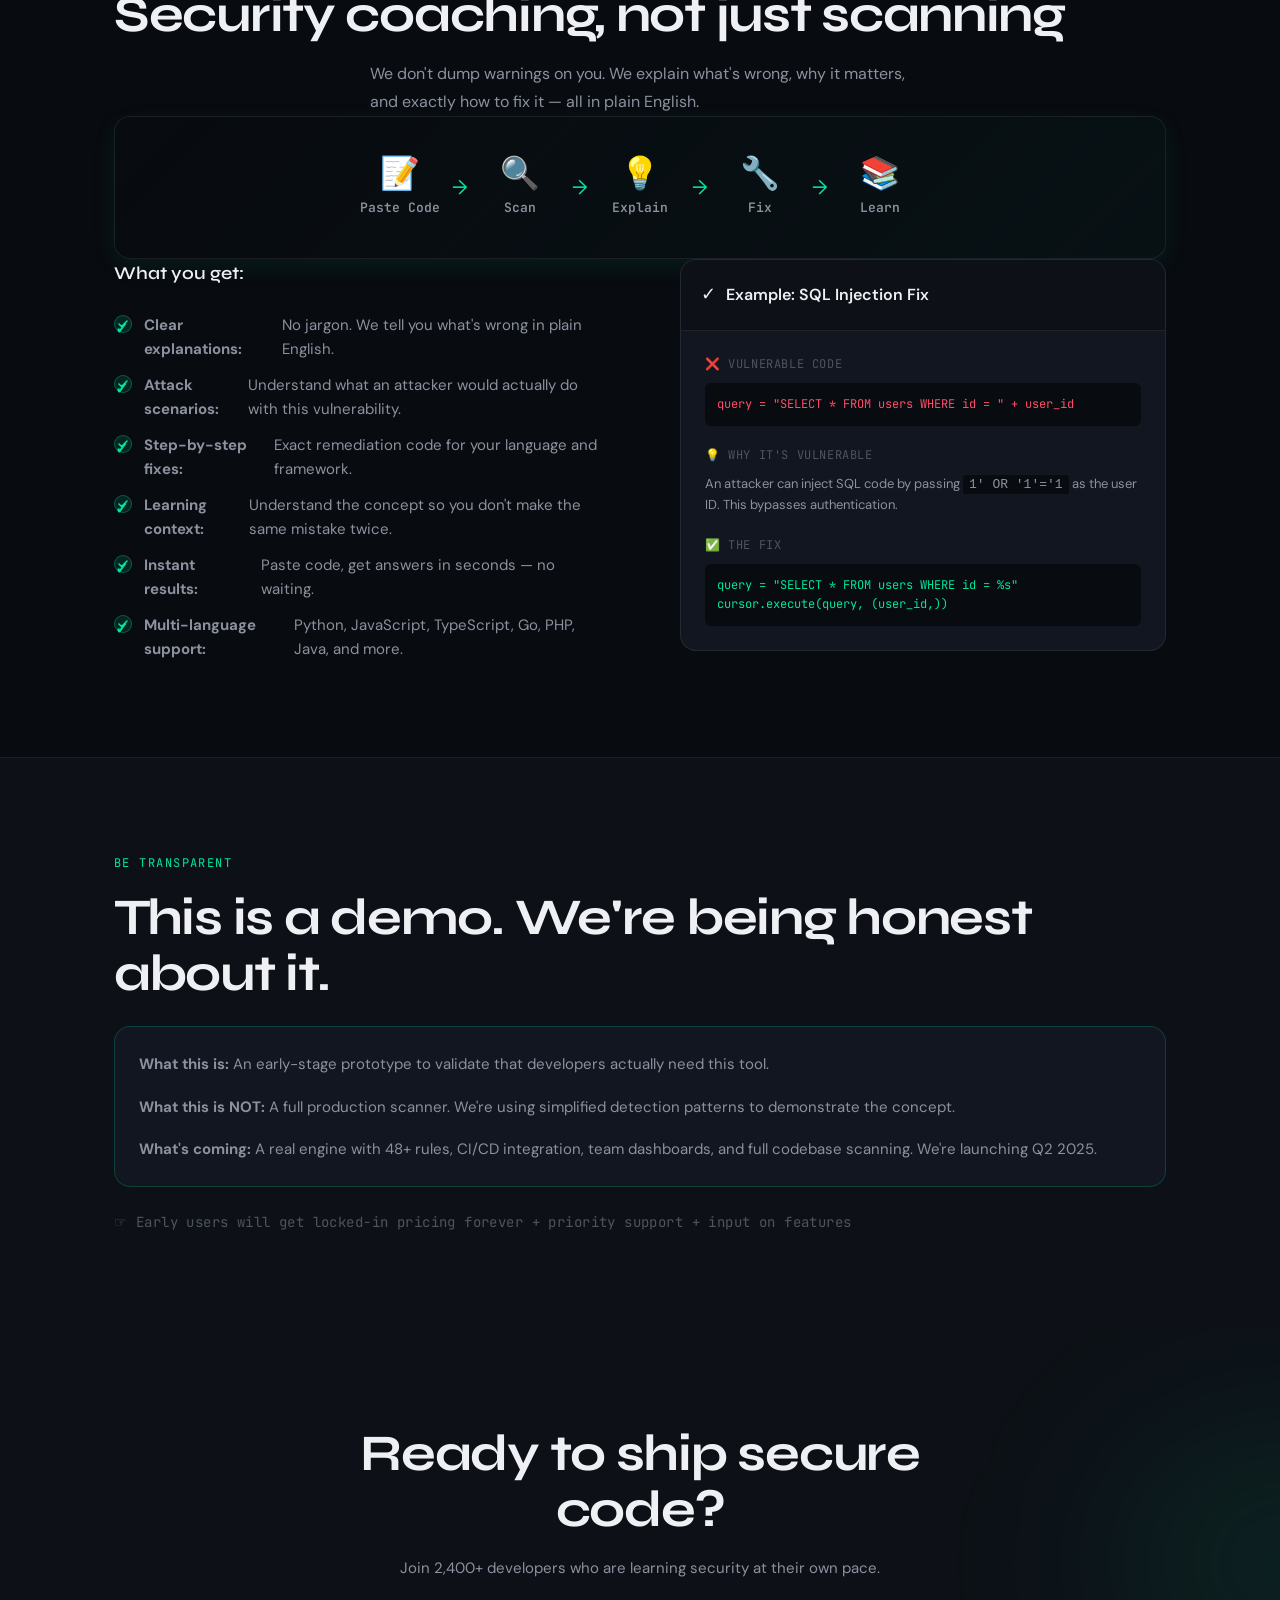
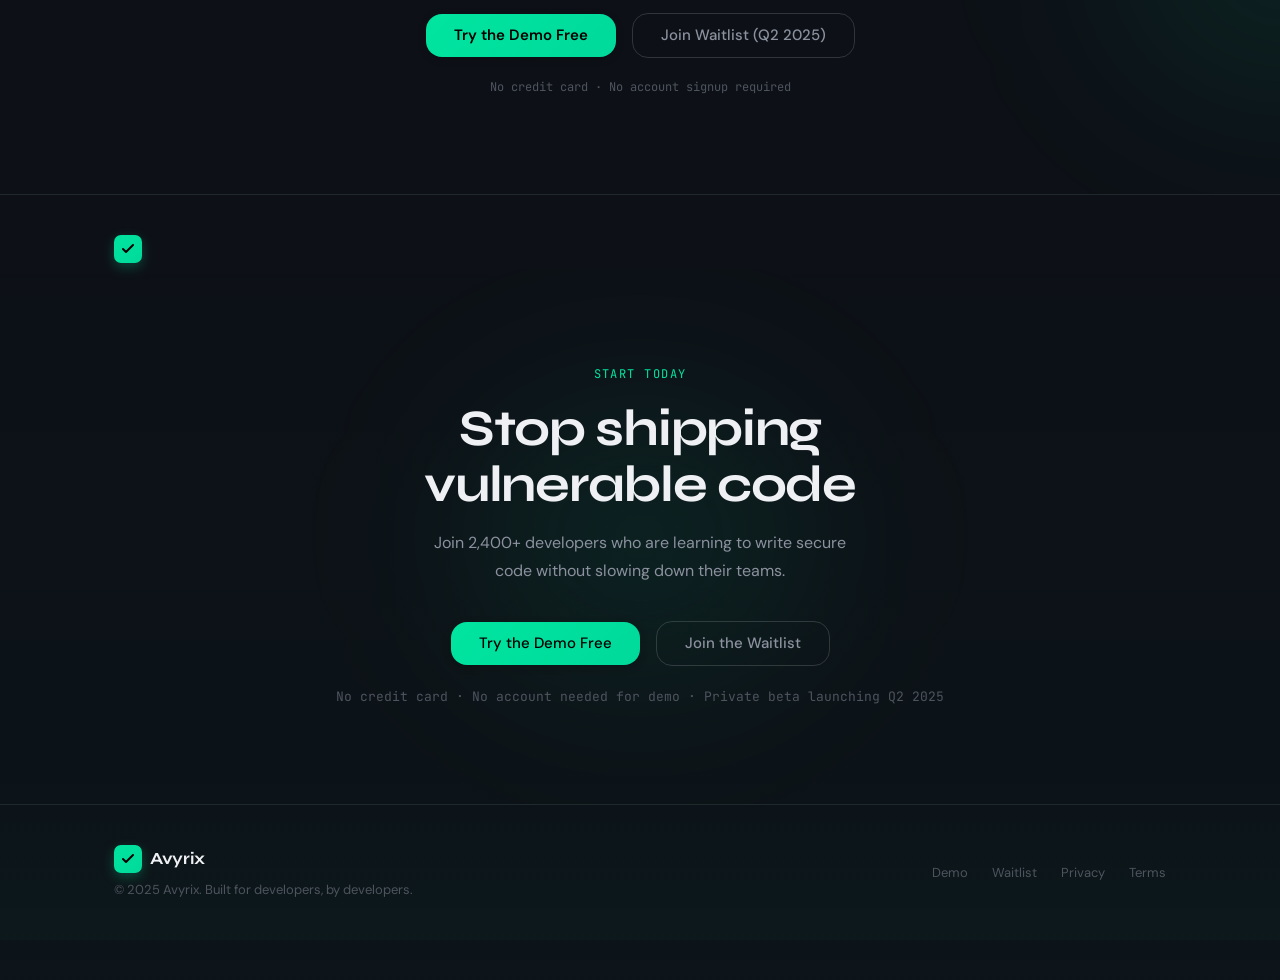
<file: frontend/index.html>
<!DOCTYPE html>
<html lang="en">

<head>
  <meta charset="UTF-8" />
  <meta name="viewport" content="width=device-width, initial-scale=1.0" />
  <meta name="description"
    content="Learn secure coding by example. Paste code, understand vulnerabilities, see how attacks work, and learn to fix them. Your developer-first security learning assistant." />
  <meta property="og:title" content="Avyrix — Learn Secure Coding by Example" />
  <meta property="og:description" content="Understand security vulnerabilities through interactive learning. See real attacks, understand why they matter, and master secure coding." />
  <meta property="og:type" content="website" />
  <title>Avyrix — Learn Secure Coding Fast (For Developers)</title>
  <link rel="stylesheet" href="css/styles.css" />
  <meta name="devsecurecoach-api-url" content="https://getavyrix-ready.onrender.com" />
  <link rel="icon" type="image/svg+xml"
    href="data:image/svg+xml,<svg xmlns='http://www.w3.org/2000/svg' viewBox='0 0 32 32'><rect width='32' height='32' rx='8' fill='%2300e5a0'/><path d='M10 16l4 4 8-8' stroke='%23000' stroke-width='2.5' fill='none' stroke-linecap='round' stroke-linejoin='round'/></svg>" />
  <!-- Google tag (gtag.js) -->
  <script async src="https://www.googletagmanager.com/gtag/js?id=G-MGV57BHCSG"></script>
  <script>
    window.dataLayer = window.dataLayer || [];
    function gtag() { dataLayer.push(arguments); }
    gtag('js', new Date());

    gtag('config', 'G-MGV57BHCSG');
  </script>
</head>

<body>
  <!-- ═══════════════════════════════════════════════════════════
     NAVIGATION
═══════════════════════════════════════════════════════════ -->
  <nav class="nav" role="navigation" aria-label="Main navigation">
    <div class="nav__inner">
      <a href="index.html" class="nav__logo" aria-label="Avyrix home">
        <div class="nav__logo-icon" aria-hidden="true">
          <svg viewBox="0 0 16 16" fill="none" xmlns="http://www.w3.org/2000/svg">
            <path d="M3 8l3 3 7-7" stroke="#000" stroke-width="2" stroke-linecap="round" stroke-linejoin="round" />
          </svg>
        </div>
        <span class="nav__logo-text">Avyrix</span>
      </a>
      <ul class="nav__links" role="list">
        <li><a href="index.html" class="active">Home</a></li>
        <li><a href="demo.html">Try Demo</a></li>
        <li><a href="waitlist.html">Join Waitlist</a></li>
      </ul>
      <div class="nav__cta">
        <a href="demo.html" class="btn btn--ghost">Demo</a>
        <a href="waitlist.html" class="btn btn--primary">Get Early Access</a>
      </div>
    </div>
  </nav>
  <!-- ═══════════════════════════════════════════════════════════
     HERO
═══════════════════════════════════════════════════════════ -->
  <main>
    <section class="section"
      style="padding-top: calc(var(--nav-h) + 80px); padding-bottom: 80px; position: relative; overflow: hidden;"
      aria-labelledby="hero-heading">
      <!-- Background glow accents -->
      <div class="glow-accent glow-accent--green" style="top: -100px; right: -100px;" aria-hidden="true"></div>
      <div class="glow-accent glow-accent--red" style="bottom: -50px; left: -80px;" aria-hidden="true"></div>
      <!-- Grid lines background -->
      <div
        style="position:absolute;inset:0;background-image:linear-gradient(var(--border) 1px,transparent 1px),linear-gradient(90deg,var(--border) 1px,transparent 1px);background-size:64px 64px;opacity:0.3;pointer-events:none;"
        aria-hidden="true"></div>
      <div class="container" style="position:relative;z-index:1;">
        <div style="max-width: 760px;">
          <div class="fade-up">
            <div style="display:flex;align-items:center;gap:12px;margin-bottom:28px;flex-wrap:wrap;">
              <span class="badge badge--green badge--dot">Now in Private Beta</span>
              <span style="font-size:13px;color:var(--text-muted);font-family:var(--font-mono);">v0.9.4</span>
            </div>
          </div>
          <h1 class="display-xl fade-up fade-up--d1" id="hero-heading">Learn secure coding<br>
            <span style="color:var(--accent-green);">by doing it</span>
          </h1>
          <p class="fade-up fade-up--d2"
            style="font-size:18px;color:var(--text-secondary);margin-top:24px;max-width:540px;line-height:1.7;">
            Paste your code. Get instant interactive lessons on security vulnerabilities — see what went wrong, why attackers exploit it, and how to fix it permanently. Learn by doing, not by memorizing.
          </p>
          <!-- Typewriter feature highlight -->
          <div class="fade-up fade-up--d2" style="display:flex;align-items:center;gap:10px;margin-top:20px;">
            <span style="font-size:14px;color:var(--text-muted);font-family:var(--font-mono);">Catches:</span>
            <span id="typewriter"
              style="font-size:14px;color:var(--accent-red);font-family:var(--font-mono);font-weight:500;min-width:140px;"></span>
            <span class="terminal__caret" aria-hidden="true"></span>
          </div>
          <div class="fade-up fade-up--d3"
            style="display:flex;align-items:center;gap:16px;margin-top:36px;flex-wrap:wrap;">
            <a href="demo.html" class="btn btn--primary btn--large">
              <svg width="16" height="16" viewBox="0 0 16 16" fill="none" aria-hidden="true">
                <path d="M3 8h10M9 4l4 4-4 4" stroke="currentColor" stroke-width="1.5" stroke-linecap="round"
                  stroke-linejoin="round" />
              </svg> Try the Demo </a>
            <a href="waitlist.html" class="btn btn--ghost btn--large">Join Waitlist — Free</a>
          </div>
          <!-- Social proof line -->
          <div class="fade-up fade-up--d4" style="display:flex;align-items:center;gap:10px;margin-top:28px;">
            <div style="display:flex;" aria-label="User avatars">
              <!-- Avatar stack (decorative) -->
              <div
                style="width:28px;height:28px;border-radius:50%;background:linear-gradient(135deg,#6366f1,#8b5cf6);border:2px solid var(--bg-1);margin-right:-8px;"
                aria-hidden="true"></div>
              <div
                style="width:28px;height:28px;border-radius:50%;background:linear-gradient(135deg,#06b6d4,#3b82f6);border:2px solid var(--bg-1);margin-right:-8px;"
                aria-hidden="true"></div>
              <div
                style="width:28px;height:28px;border-radius:50%;background:linear-gradient(135deg,#f59e0b,#ef4444);border:2px solid var(--bg-1);margin-right:-8px;"
                aria-hidden="true"></div>
              <div
                style="width:28px;height:28px;border-radius:50%;background:var(--bg-3);border:2px solid var(--bg-1);display:flex;align-items:center;justify-content:center;font-size:10px;color:var(--text-muted);"
                aria-hidden="true">+</div>
            </div>
            <span style="font-size:13px;color:var(--text-muted);">
              <span style="color:var(--text-secondary);font-weight:500;">2,400+</span> developers on the waitlist
            </span>
          </div>
        </div>
        <p style="margin-top:12px;font-size:13px;color:var(--text-muted);font-family:var(--font-mono);"> Built using
          simplified detection logic for demo purposes • Real engine coming soon </p>
        <!-- Terminal preview float -->
        <div class="fade-up fade-up--d3" style="margin-top:64px;max-width:680px;" role="img"
          aria-label="Code scanner terminal preview">
          <div class="terminal">
            <div class="terminal__bar">
              <div class="terminal__dots" aria-hidden="true">
                <div class="terminal__dot" style="background:#ff5f57;"></div>
                <div class="terminal__dot" style="background:#ffbd2e;"></div>
                <div class="terminal__dot" style="background:#28ca41;"></div>
              </div>
              <span class="terminal__title">avyrix — code-scanner</span>
            </div>
            <div class="terminal__body" aria-live="polite">
              <div class="terminal__line--amber">$ avyrix scan ./src/api/users.py</div>
              <div style="color:var(--text-muted);margin-top:8px;">Analyzing 847 lines across 12 files...</div>
              <div style="color:var(--text-muted);">Running 48 security rules...</div>
              <div class="terminal__line--red" style="margin-top:8px;">✗ [CRITICAL] SQL Injection — src/api/users.py:34
              </div>
              <div class="terminal__line--red">✗ [CRITICAL] XSS via innerHTML — src/views/profile.js:91</div>
              <div class="terminal__line--amber">⚠ [HIGH] Hardcoded API key — src/config/aws.js:7</div>
              <div class="terminal__line--green" style="margin-top:8px;">→ 3 vulnerabilities found. Generating fixes...
              </div>
              <div class="terminal__line--green">✓ Remediation guides ready. Review at localhost:4000</div>
              <div style="margin-top:8px;color:var(--text-muted);">$<span class="terminal__caret"
                  aria-hidden="true"></span></div>
            </div>
          </div>
        </div>
      </div>
    </section>
    <!-- ═══════════════════════════════════════════════════════════
     STATS
═══════════════════════════════════════════════════════════ -->
    <section class="section--sm" aria-label="Key statistics">
      <div class="container">
        <div class="stat-grid" role="list">
          <div class="stat-item" role="listitem" data-reveal>
            <div class="stat-item__num"><span data-count="83">0</span>%</div>
            <div class="stat-item__label">of breaches involve known vulnerabilities with patches available</div>
          </div>
          <div class="stat-item" role="listitem" data-reveal>
            <div class="stat-item__num">$<span data-count="4">0</span>.5M</div>
            <div class="stat-item__label">average cost of a data breach for SMBs in 2024</div>
          </div>
          <div class="stat-item" role="listitem" data-reveal>
            <div class="stat-item__num"><span data-count="94">0</span>%</div>
            <div class="stat-item__label">of developers say they lack adequate security training</div>
          </div>
        </div>
      </div>
    </section>
    <!-- ═══════════════════════════════════════════════════════════
     PROBLEM SECTION
═══════════════════════════════════════════════════════════ -->
    <section class="section" aria-labelledby="problem-heading">
      <div class="container">
        <div style="max-width:600px;margin-bottom:64px;" data-reveal>
          <span class="eyebrow">The Problem</span>
          <h2 class="display-lg" id="problem-heading">Security bugs are<br>shipping to production</h2>
          <p style="color:var(--text-secondary);margin-top:16px;font-size:16px;line-height:1.75;">
            Most developers aren't security experts — and that's okay. The problem is that your tools don't help you
            catch these issues before they become breaches.
          </p>
        </div>
        <div class="grid-3" role="list" style="margin-bottom:64px;">
          <article class="card problem-card" data-reveal role="listitem">
            <div class="problem-card__num">01 / SQL INJECTION</div>
            <div class="problem-card__icon" style="background:var(--accent-red-dim);"><span aria-hidden="true">💉</span></div>
            <h3>SQL Injection</h3>
            <p>Attackers manipulate your database queries through user input. A single quote can expose, modify, or delete your entire database.</p>
            <div style="margin-top:20px;padding:14px;background:var(--bg-0);border-radius:var(--radius-md);font-family:var(--font-mono);font-size:12px;">
              <span style="color:var(--accent-red);">query = "SELECT * WHERE id = " + userId</span><br>
              <span style="color:var(--text-muted);"># ↑ Never do this</span>
            </div>
          </article>
          <article class="card problem-card" data-reveal role="listitem">
            <div class="problem-card__num">02 / CROSS-SITE SCRIPTING</div>
            <div class="problem-card__icon" style="background:var(--accent-amber-dim);"><span aria-hidden="true">⚡</span></div>
            <h3>XSS Attacks</h3>
            <p>User content is rendered as executable code. Attackers steal sessions, redirect users, or silently keylog credentials through injected scripts.</p>
            <div style="margin-top:20px;padding:14px;background:var(--bg-0);border-radius:var(--radius-md);font-family:var(--font-mono);font-size:12px;">
              <span style="color:var(--accent-amber);">el.innerHTML = userData.comment</span><br>
              <span style="color:var(--text-muted);"># ↑ Use textContent instead</span>
            </div>
          </article>
          <article class="card problem-card" data-reveal role="listitem">
            <div class="problem-card__num">03 / SECRET EXPOSURE</div>
            <div class="problem-card__icon" style="background:var(--accent-blue-dim);"><span aria-hidden="true">🔑</span></div>
            <h3>Hardcoded Secrets</h3>
            <p>API keys, tokens, and passwords committed to source control — even briefly — are permanently at risk. Bots scan public repos in real time.</p>
            <div style="margin-top:20px;padding:14px;background:var(--bg-0);border-radius:var(--radius-md);font-family:var(--font-mono);font-size:12px;">
              <span style="color:var(--accent-blue);">api_key = "sk-prod_AbC123..."</span><br>
              <span style="color:var(--text-muted);"># ↑ Use env variables</span>
            </div>
          </article>
        </div>
      </div>
    </section>

    <!-- ═══════════════════════════════════════════════════════════
     DEVELOPER PROBLEM SECTION
═══════════════════════════════════════════════════════════ -->
    <section class="section" aria-labelledby="developer-problem-heading">
      <div class="container">
        <div style="max-width:600px;margin-bottom:64px;" data-reveal>
          <span class="eyebrow">The Developer Problem</span>
          <h2 class="display-lg" id="developer-problem-heading">Security tools ignore<br>how developers think</h2>
          <p style="color:var(--text-secondary);margin-top:16px;font-size:16px;line-height:1.75;">
            You build fast. Security feels like friction. Tools dump jargon instead of teaching. You end up guessing at fixes,
            wasting hours Googling, or shipping vulnerable code by accident.
          </p>
        </div>
        <div class="grid-3" role="list" style="margin-bottom:64px;">
          <article class="card problem-card" data-reveal role="listitem">
            <div style="font-size:28px;margin-bottom:12px;" aria-hidden="true">📋</div>
            <h3 style="font-size:15px;font-weight:600;margin-bottom:8px;">Too Many Warnings</h3>
            <p style="font-size:14px;color:var(--text-secondary);line-height:1.6;">Every scanner spits out hundreds of alerts. You can't fix what you don't understand. Most get ignored.</p>
          </article>
          <article class="card problem-card" data-reveal role="listitem">
            <div style="font-size:28px;margin-bottom:12px;" aria-hidden="true">🤔</div>
            <h3 style="font-size:15px;font-weight:600;margin-bottom:8px;">Confusing Explanations</h3>
            <p style="font-size:14px;color:var(--text-secondary);line-height:1.6;">Security jargon everywhere. No context about WHY it matters. No clear fix strategy.</p>
          </article>
          <article class="card problem-card" data-reveal role="listitem">
            <div style="font-size:28px;margin-bottom:12px;" aria-hidden="true">⏱️</div>
            <h3 style="font-size:15px;font-weight:600;margin-bottom:8px;">Wasted Time Searching</h3>
            <p style="font-size:14px;color:var(--text-secondary);line-height:1.6;">When you find a vulnerability, you spend 30+ minutes searching Stack Overflow for the fix.</p>
          </article>
        </div>
      </div>
    </section>
    <!-- ═══════════════════════════════════════════════════════════
     SOLUTION SECTION
═══════════════════════════════════════════════════════════ -->
    <section class="section"
      style="background:var(--bg-0);border-top:1px solid var(--border);border-bottom:1px solid var(--border);"
      aria-labelledby="solution-heading">
      <div class="container">
        <div style="text-align:center;margin-bottom:64px;" data-reveal>
          <span class="eyebrow">How Avyrix Works</span>
          <h2 class="display-lg" id="solution-heading">Security coaching, not just scanning</h2>
          <p style="color:var(--text-secondary);margin-top:16px;max-width:540px;margin-left:auto;margin-right:auto;font-size:16px;line-height:1.75;">
            We don't dump warnings on you. We explain what's wrong, why it matters, and exactly how to fix it — all in plain English.
          </p>
        </div>
        <!-- Visual flow diagram -->
        <div class="flow-diagram" data-reveal style="margin-bottom:64px;">
          <div class="flow-step">
            <div class="flow-icon">📝</div>
            <div class="flow-label">Paste Code</div>
          </div>
          <div class="flow-arrow">→</div>
          <div class="flow-step">
            <div class="flow-icon">🔍</div>
            <div class="flow-label">Scan</div>
          </div>
          <div class="flow-arrow">→</div>
          <div class="flow-step">
            <div class="flow-icon">💡</div>
            <div class="flow-label">Explain</div>
          </div>
          <div class="flow-arrow">→</div>
          <div class="flow-step">
            <div class="flow-icon">🔧</div>
            <div class="flow-label">Fix</div>
          </div>
          <div class="flow-arrow">→</div>
          <div class="flow-step">
            <div class="flow-icon">📚</div>
            <div class="flow-label">Learn</div>
          </div>
        </div>
        <!-- How it works steps -->
        <div class="grid-2" style="align-items:start;gap:80px;">
          <!-- Left: Copy -->
          <div data-reveal>
            <h3 style="font-size:18px;font-weight:600;margin-bottom:24px;color:var(--text-primary);">What you get:</h3>
            <ul class="feature-list" role="list">
              <li><strong>Clear explanations:</strong> No jargon. We tell you what's wrong in plain English.</li>
              <li><strong>Attack scenarios:</strong> Understand what an attacker would actually do with this vulnerability.</li>
              <li><strong>Step-by-step fixes:</strong> Exact remediation code for your language and framework.</li>
              <li><strong>Learning context:</strong> Understand the concept so you don't make the same mistake twice.</li>
              <li><strong>Instant results:</strong> Paste code, get answers in seconds — no waiting.</li>
              <li><strong>Multi-language support:</strong> Python, JavaScript, TypeScript, Go, PHP, Java, and more.</li>
            </ul>
          </div>
          <!-- Right: Example walkthrough -->
          <div data-reveal>
            <div style="background:var(--bg-card);border:1px solid var(--border);border-radius:var(--radius-lg);overflow:hidden;">
              <div
                style="padding:20px;background:var(--bg-1);border-bottom:1px solid var(--border);display:flex;align-items:center;gap:10px;">
                <span style="font-size:18px;" aria-hidden="true">✓</span>
                <span style="font-weight:600;color:var(--text-primary);">Example: SQL Injection Fix</span>
              </div>
              <div style="padding:24px;">
                <div style="margin-bottom:20px;">
                  <p style="font-size:12px;color:var(--text-muted);font-family:var(--font-mono);letter-spacing:0.05em;margin-bottom:8px;text-transform:uppercase;">
                    ❌ Vulnerable Code
                  </p>
                  <div
                    style="background:var(--bg-0);padding:12px;border-radius:6px;font-family:var(--font-mono);font-size:12px;color:var(--accent-red);line-height:1.6;overflow-x:auto;">
                    query = "SELECT * FROM users WHERE id = " + user_id
                  </div>
                </div>
                <div style="margin-bottom:20px;">
                  <p style="font-size:12px;color:var(--text-muted);font-family:var(--font-mono);letter-spacing:0.05em;margin-bottom:8px;text-transform:uppercase;">
                    💡 Why It's Vulnerable
                  </p>
                  <p style="font-size:13px;color:var(--text-secondary);line-height:1.6;">
                    An attacker can inject SQL code by passing <code style="background:var(--bg-0);padding:2px 6px;border-radius:3px;">1' OR '1'='1</code> as the user ID. This bypasses authentication.
                  </p>
                </div>
                <div>
                  <p style="font-size:12px;color:var(--text-muted);font-family:var(--font-mono);letter-spacing:0.05em;margin-bottom:8px;text-transform:uppercase;">
                    ✅ The Fix
                  </p>
                  <div
                    style="background:var(--bg-0);padding:12px;border-radius:6px;font-family:var(--font-mono);font-size:12px;color:var(--accent-green);line-height:1.6;overflow-x:auto;">
                    query = "SELECT * FROM users WHERE id = %s"<br>
                    cursor.execute(query, (user_id,))
                  </div>
                </div>
              </div>
            </div>
          </div>
        </div>
      </div>
    </section>
    <!-- ═══════════════════════════════════════════════════════════
     TRANSPARENCY SECTION
═══════════════════════════════════════════════════════════ -->
    <section class="section" aria-labelledby="transparency-heading">
      <div class="container">
        <div style="max-width:700px;margin:0 auto;text-align:center;" data-reveal>
          <span class="eyebrow">Be Transparent</span>
          <h2 class="display-lg" id="transparency-heading">This is a demo. We're being honest about it.</h2>
          <div style="margin-top:24px;padding:24px;background:var(--bg-card);border:1px solid rgba(0,229,160,0.2);border-radius:var(--radius-lg);">
            <p style="font-size:15px;color:var(--text-secondary);line-height:1.75;margin-bottom:16px;">
              <strong>What this is:</strong> An early-stage prototype to validate that developers actually need this tool.
            </p>
            <p style="font-size:15px;color:var(--text-secondary);line-height:1.75;margin-bottom:16px;">
              <strong>What this is NOT:</strong> A full production scanner. We're using simplified detection patterns to demonstrate the concept.
            </p>
            <p style="font-size:15px;color:var(--text-secondary);line-height:1.75;">
              <strong>What's coming:</strong> A real engine with 48+ rules, CI/CD integration, team dashboards, and full codebase scanning. We're launching Q2 2025.
            </p>
          </div>
          <p style="margin-top:24px;font-size:14px;color:var(--text-muted);font-family:var(--font-mono);letter-spacing:0.03em;">
            ☞ Early users will get locked-in pricing forever + priority support + input on features
          </p>
        </div>
      </div>
    </section>
    <!-- ═══════════════════════════════════════════════════════════
     FINAL CTA SECTION
═══════════════════════════════════════════════════════════ -->
    <section class="section" style="position:relative;overflow:hidden;" aria-labelledby="final-cta-heading">
      <div class="glow-accent glow-accent--green" style="top:50%;right:-20%;transform:translateY(-50%);" aria-hidden="true"></div>
      <div class="container" style="text-align:center;position:relative;z-index:1;">
        <div data-reveal>
          <h2 class="display-lg" id="final-cta-heading" style="max-width:560px;margin:0 auto;"> Ready to ship secure code?</h2>
          <p style="color:var(--text-secondary);margin-top:16px;margin-bottom:32px;max-width:500px;margin-left:auto;margin-right:auto;font-size:15px;line-height:1.75;">
            Join 2,400+ developers who are learning security at their own pace.
          </p>
          <div style="display:flex;align-items:center;justify-content:center;gap:16px;flex-wrap:wrap;margin-bottom:20px;">
            <a href="demo.html" class="btn btn--primary btn--large" style="font-weight:600;"> Try the Demo Free </a>
            <a href="waitlist.html" class="btn btn--ghost btn--large"> Join Waitlist (Q2 2025)</a>
          </div>
          <p style="font-size:12px;color:var(--text-muted);font-family:var(--font-mono);"> No credit card · No account signup required </p>
        </div>
      </div>
    </section>
  </main>
  <!-- ═══════════════════════════════════════════════════════════
     FOOTER
═══════════════════════════════════════════════════════════ -->
  <footer class="footer" role="contentinfo">
    <div class="container">
      <div class="footer__inner">
        <div>
          <div class="nav__logo" style="margin-bottom:6px;">
            <div class="nav__logo-icon" aria-hidden="true">
              <svg viewBox="0 0 16 16" fill="none" xmlns="http://www.w3.org/2000/svg">
                <path d="M3 8l3 3 7-7" stroke="#000" stroke-width="2" stroke-linecap="round" stroke-linejoin="round" />
                    and apply the remediation steps. Ship secure code with confidence.</p>
                </div>
              </div>
            </div>
          </div>
        </div>
      </div>
    </section>
    <!-- ═══════════════════════════════════════════════════════════
     CTA SECTION
═══════════════════════════════════════════════════════════ -->
    <section class="section" style="position:relative;overflow:hidden;" aria-labelledby="cta-heading">
      <div class="glow-accent glow-accent--green" style="top:50%;left:50%;transform:translate(-50%,-50%);"
        aria-hidden="true"></div>
      <div class="container" style="text-align:center;position:relative;z-index:1;">
        <div data-reveal>
          <span class="eyebrow">Start Today</span>
          <h2 class="display-lg" id="cta-heading" style="max-width:560px;margin:0 auto;"> Stop shipping vulnerable code
          </h2>
          <p
            style="color:var(--text-secondary);margin-top:16px;margin-bottom:36px;max-width:440px;margin-left:auto;margin-right:auto;line-height:1.75;">
            Join 2,400+ developers who are learning to write secure code without slowing down their teams. </p>
          <div style="display:flex;align-items:center;justify-content:center;gap:16px;flex-wrap:wrap;">
            <a href="demo.html" class="btn btn--primary btn--large"> Try the Demo Free </a>
            <a href="waitlist.html" class="btn btn--ghost btn--large"> Join the Waitlist </a>
          </div>
          <p style="margin-top:20px;font-size:13px;color:var(--text-muted);font-family:var(--font-mono);"> No credit
            card · No account needed for demo · Private beta launching Q2 2025 </p>
        </div>
      </div>
    </section>
  </main>
  <!-- ═══════════════════════════════════════════════════════════
     FOOTER
═══════════════════════════════════════════════════════════ -->
  <footer class="footer" role="contentinfo">
    <div class="container">
      <div class="footer__inner">
        <div>
          <div class="nav__logo" style="margin-bottom:6px;">
            <div class="nav__logo-icon" aria-hidden="true">
              <svg viewBox="0 0 16 16" fill="none" xmlns="http://www.w3.org/2000/svg">
                <path d="M3 8l3 3 7-7" stroke="#000" stroke-width="2" stroke-linecap="round" stroke-linejoin="round" />
              </svg>
            </div>
            <span class="nav__logo-text">Avyrix</span>
          </div>
          <p class="footer__copy">© 2025 Avyrix. Built for developers, by developers.</p>
        </div>
        <nav class="footer__links" aria-label="Footer navigation">
          <a href="demo.html">Demo</a>
          <a href="waitlist.html">Waitlist</a>
          <a href="#" onclick="return false;">Privacy</a>
          <a href="#" onclick="return false;">Terms</a>
        </nav>
      </div>
    </div>
  </footer>
  <script src="js/utils.js"></script>
  <script src="js/app.js"></script>
</body>

</html>
</file>
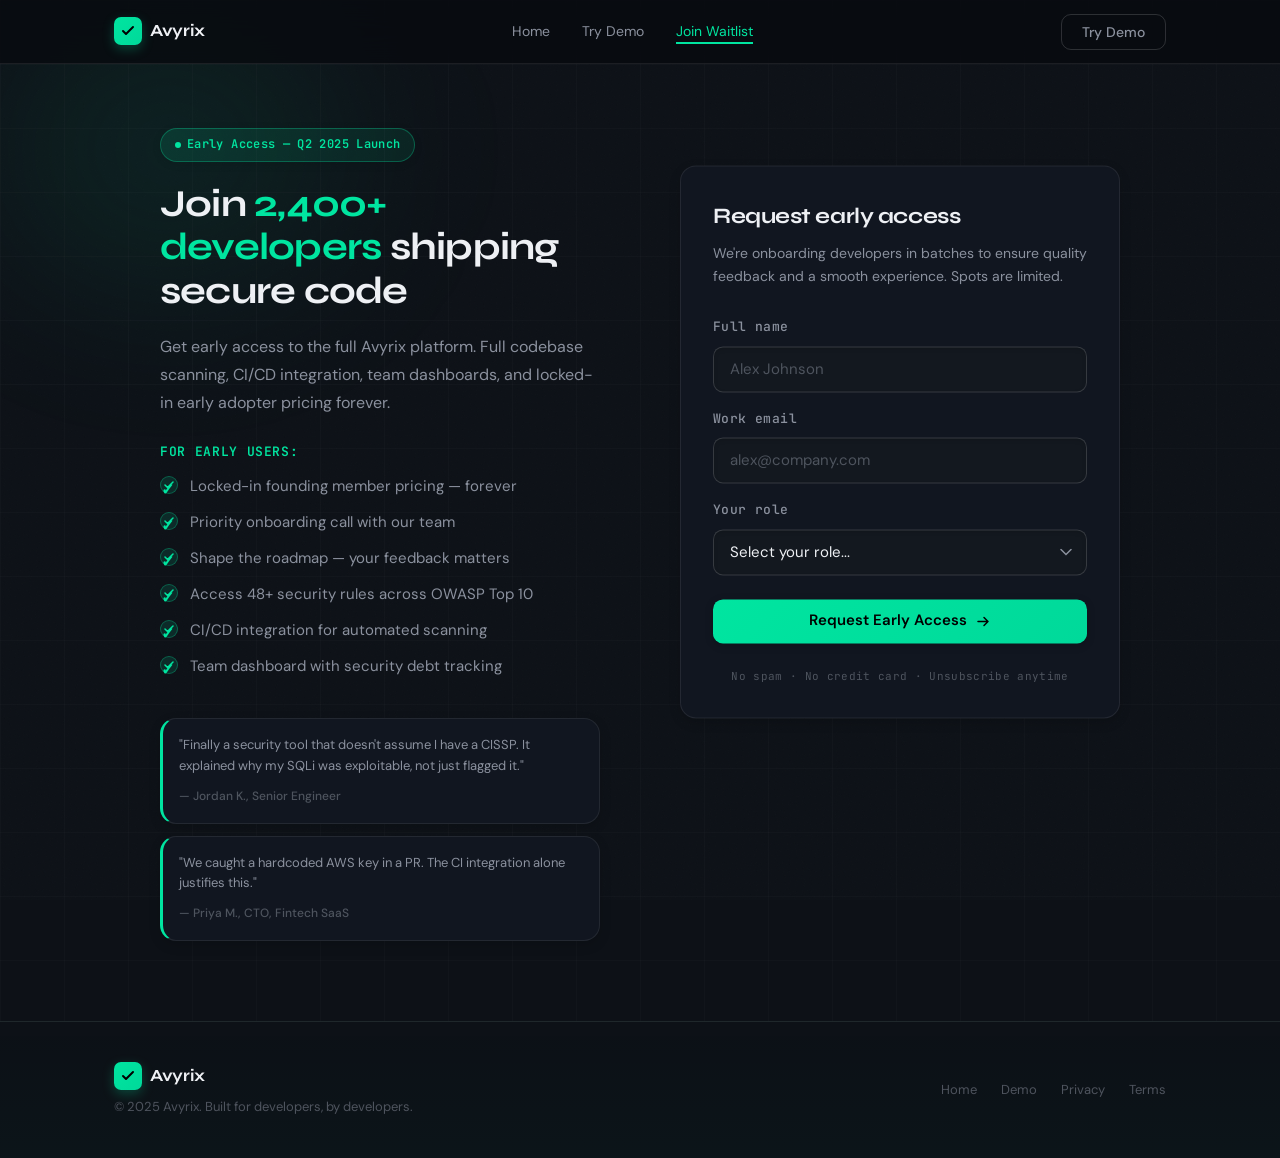
<file: waitlist.html>
<!DOCTYPE html>
<html lang="en">

<head>
  <meta charset="UTF-8" />
  <meta name="viewport" content="width=device-width, initial-scale=1.0" />
  <meta name="description"
    content="Join the Avyrix waitlist. Get early access to the AI-powered security scanner built for developers." />
  <title>Join the Waitlist — Avyrix</title>
  <link rel="stylesheet" href="css/styles.css" />
  <link rel="icon" type="image/svg+xml"
    href="data:image/svg+xml,<svg xmlns='http://www.w3.org/2000/svg' viewBox='0 0 32 32'><rect width='32' height='32' rx='8' fill='%2300e5a0'/><path d='M10 16l4 4 8-8' stroke='%23000' stroke-width='2.5' fill='none' stroke-linecap='round' stroke-linejoin='round'/></svg>" />
  <!-- Google tag (gtag.js) -->
  <script async src="https://www.googletagmanager.com/gtag/js?id=G-MGV57BHCSG"></script>
  <script>
    window.dataLayer = window.dataLayer || [];
    function gtag() { dataLayer.push(arguments); }
    gtag('js', new Date());

    gtag('config', 'G-MGV57BHCSG');
  </script>
</head>

<body>
<!--NAVIGATION -->
  <nav class="nav" role="navigation" aria-label="Main navigation">
    <div class="nav__inner">
      <a href="index.html" class="nav__logo" aria-label="Avyrix home">
        <div class="nav__logo-icon" aria-hidden="true">
          <svg viewBox="0 0 16 16" fill="none" xmlns="http://www.w3.org/2000/svg">
            <path d="M3 8l3 3 7-7" stroke="#000" stroke-width="2" stroke-linecap="round" stroke-linejoin="round" />
          </svg>
        </div>
        <span class="nav__logo-text">Avyrix</span>
      </a>
      <ul class="nav__links" role="list">
        <li><a href="index.html">Home</a></li>
        <li><a href="demo.html">Try Demo</a></li>
        <li><a href="waitlist.html" class="active">Join Waitlist</a></li>
      </ul>
      <div class="nav__cta">
        <a href="demo.html" class="btn btn--ghost">Try Demo</a>
      </div>
    </div>
  </nav>
<!--MAIN LAYOUT: two columns -->
  <main style="min-height:100vh;display:flex;flex-direction:column;">
    <section style="flex:1;padding:calc(var(--nav-h) + 64px) 0 80px;position:relative;overflow:hidden;"
      aria-labelledby="waitlist-heading">
      <!-- Background accents -->
      <div class="glow-accent glow-accent--green" style="top:-50px;left:-80px;" aria-hidden="true"></div>
      <div
        style="position:absolute;inset:0;background-image:linear-gradient(var(--border) 1px,transparent 1px),linear-gradient(90deg,var(--border) 1px,transparent 1px);background-size:64px 64px;opacity:0.25;pointer-events:none;"
        aria-hidden="true"></div>
      <div class="container" style="position:relative;z-index:1;">
        <div
          style="max-width:960px;margin:0 auto;display:grid;grid-template-columns:1fr 1fr;gap:80px;align-items:start;">
          <!-- LEFT: Benefits copy -->
          <div class="fade-up">
            <span class="badge badge--green badge--dot" style="margin-bottom:20px;">Early Access — Q2 2025
              Launch</span>
            <h1 class="display-md" id="waitlist-heading" style="margin-bottom:20px;"> Join <span style="color:var(--accent-green);">2,400+ developers</span> shipping secure code</h1>
            <p style="color:var(--text-secondary);font-size:16px;line-height:1.75;margin-bottom:24px;"> Get early access to the full Avyrix platform. Full codebase scanning, CI/CD integration, team dashboards, and locked-in early adopter pricing forever. </p>
            <!-- Why join section -->
            <div style="margin-bottom:40px;">
              <p style="font-size:13px;text-transform:uppercase;letter-spacing:0.05em;color:var(--accent-green);font-weight:600;margin-bottom:12px;font-family:var(--font-mono);">For early users:</p>
              <ul class="feature-list" role="list">
                <li>Locked-in founding member pricing — forever</li>
                <li>Priority onboarding call with our team</li>
                <li>Shape the roadmap — your feedback matters</li>
                <li>Access 48+ security rules across OWASP Top 10</li>
                <li>CI/CD integration for automated scanning</li>
                <li>Team dashboard with security debt tracking</li>
              </ul>
            </div>
            <!-- Testimonials -->
            <div style="display:flex;flex-direction:column;gap:12px;">
              <blockquote class="card" style="padding:16px;border-left:3px solid var(--accent-green);" role="listitem">
                <p style="font-size:13px;color:var(--text-secondary);line-height:1.6;margin-bottom:10px;">
                  "Finally a security tool that doesn't assume I have a CISSP. It explained why my SQLi was exploitable, not just flagged it." </p>
                <div style="font-size:12px;color:var(--text-muted);font-weight:500;">— Jordan K., Senior Engineer</div>
              </blockquote>
              <blockquote class="card" style="padding:16px;border-left:3px solid var(--accent-green);" role="listitem">
                <p style="font-size:13px;color:var(--text-secondary);line-height:1.6;margin-bottom:10px;">
                  "We caught a hardcoded AWS key in a PR. The CI integration alone justifies this." </p>
                <div style="font-size:12px;color:var(--text-muted);font-weight:500;">— Priya M., CTO, Fintech SaaS</div>
              </blockquote>
            </div>
          </div>
          <!-- RIGHT: Waitlist form -->
          <div class="fade-up fade-up--d1">
            <div class="card" style="padding:32px;position:sticky;top:calc(var(--nav-h) + 24px);">
              <div style="margin-bottom:28px;">
                <h2
                  style="font-family:var(--font-display);font-size:22px;font-weight:700;letter-spacing:-0.02em;margin-bottom:8px;">
                  Request early access</h2>
                <p style="font-size:14px;color:var(--text-secondary);">We're onboarding developers in batches to ensure
                  quality feedback and a smooth experience. Spots are limited.</p>
              </div>
              <!-- Form -->
              <form id="waitlist-form" novalidate style="display:flex;flex-direction:column;gap:16px;"
                aria-label="Waitlist signup form">
                <div class="form-group">
                  <label for="wl-name" class="form-label">Full name</label>
                  <input type="text" id="wl-name" name="name" class="form-input" placeholder="Alex Johnson"
                    autocomplete="name" maxlength="60" required aria-required="true" />
                </div>
                <div class="form-group">
                  <label for="wl-email" class="form-label">Work email</label>
                  <input type="email" id="wl-email" name="email" class="form-input" placeholder="alex@company.com"
                    autocomplete="email" maxlength="120" required aria-required="true" />
                </div>
                <div class="form-group">
                  <label for="wl-role" class="form-label">Your role</label>
                  <select id="wl-role" name="role" class="form-select" required aria-required="true">
                    <option value="" disabled selected>Select your role...</option>
                    <option value="swe">Software Engineer / Developer</option>
                    <option value="senior-swe">Senior / Staff Engineer</option>
                    <option value="engineering-lead">Engineering Lead / Manager</option>
                    <option value="cto">CTO / VP Engineering</option>
                    <option value="devops">DevOps / Platform Engineer</option>
                    <option value="security">Security Engineer / Analyst</option>
                    <option value="founder">Founder / Co-founder</option>
                    <option value="other">Other</option>
                  </select>
                </div>
                <!-- Submit area -->
                <button type="submit" id="submit-btn" class="btn btn--primary"
                  style="width:100%;justify-content:center;padding:14px;font-size:15px;font-weight:600;margin-top:8px;"> Request Early Access <svg
                    width="16" height="16" viewBox="0 0 16 16" fill="none" aria-hidden="true">
                    <path d="M3 8h10M9 4l4 4-4 4" stroke="currentColor" stroke-width="1.5" stroke-linecap="round"
                      stroke-linejoin="round" />
                  </svg>
                </button>
                <p
                  style="font-size:11px;color:var(--text-muted);text-align:center;margin-top:8px;font-family:var(--font-mono);letter-spacing:0.03em;">
                  No spam · No credit card · Unsubscribe anytime </p>
              </form>
              <!-- Success message (hidden by default, shown by JS) -->
              <div id="success-msg" style="display:none;text-align:center;padding:32px 0;" role="alert"
                aria-live="assertive">
                <div style="font-size:48px;margin-bottom:16px;" aria-hidden="true">🎉</div>
                <h3
                  style="font-family:var(--font-display);font-size:20px;font-weight:700;color:var(--accent-green);margin-bottom:10px;">
                  You're on the list!</h3>
                <p id="success-name-msg"
                  style="font-size:14px;color:var(--text-secondary);line-height:1.7;max-width:300px;margin:0 auto 20px;">
                </p>
                <div class="alert alert--success" style="justify-content:center;font-size:13px;"> We'll email you as
                  soon as your spot is ready. </div>
                <a href="demo.html" class="btn btn--ghost" style="margin-top:20px;">Try the demo in the meantime</a>
              </div>
            </div>
            <!-- Counter below form -->
            <div style="display:flex;align-items:center;justify-content:center;gap:8px;margin-top:16px;">
              <div
                style="width:8px;height:8px;border-radius:50%;background:var(--accent-green);animation:pulse-dot 2s infinite;"
                aria-hidden="true"></div>
              <span style="font-size:13px;color:var(--text-muted);font-family:var(--font-mono);">
                <span style="color:var(--text-secondary);">2,418</span> people on the waitlist </span>
            </div>
          </div>
        </div>
      </div>
    </section>
  </main>
<!--
    FOOTER -->
  <footer class="footer" role="contentinfo">
    <div class="container">
      <div class="footer__inner">
        <div>
          <div class="nav__logo" style="margin-bottom:6px;">
            <div class="nav__logo-icon" aria-hidden="true">
              <svg viewBox="0 0 16 16" fill="none" xmlns="http://www.w3.org/2000/svg">
                <path d="M3 8l3 3 7-7" stroke="#000" stroke-width="2" stroke-linecap="round" stroke-linejoin="round" />
              </svg>
            </div>
            <span class="nav__logo-text">Avyrix</span>
          </div>
          <p class="footer__copy">© 2025 Avyrix. Built for developers, by developers.</p>
        </div>
        <nav class="footer__links" aria-label="Footer navigation">
          <a href="index.html">Home</a>
          <a href="demo.html">Demo</a>
          <a href="#" onclick="return false;">Privacy</a>
          <a href="#" onclick="return false;">Terms</a>
        </nav>
      </div>
    </div>
  </footer>
  <script src="js/utils.js"></script>
  <script src="js/app.js"></script>
  <script>
    /*Waitlist form handler 
    Security: uses textContent only, validates all inputs,
    sanitizes before display. No innerHTML with user data.
    */
    (function () {
      'use strict';

      const form = document.getElementById('waitlist-form');
      const submitBtn = document.getElementById('submit-btn');
      const successEl = document.getElementById('success-msg');
      const nameMsg = document.getElementById('success-name-msg');

      if (!form) return;

      form.addEventListener('submit', async function (e) {
        e.preventDefault();

        const nameInput = document.getElementById('wl-name');
        const emailInput = document.getElementById('wl-email');
        const roleSelect = document.getElementById('wl-role');

        // Clear previous errors
        [nameInput, emailInput, roleSelect].forEach(clearFieldError);

        let valid = true;

        // Validate name
        const name = sanitizeInput(nameInput.value);
        if (!isValidName(name)) {
          setFieldError(nameInput, 'Please enter a valid name (letters and spaces only).');
          valid = false;
        }

        // Validate email
        const email = sanitizeInput(emailInput.value);
        if (!isValidEmail(email)) {
          setFieldError(emailInput, 'Please enter a valid email address.');
          valid = false;
        }

        // Validate role
        if (!roleSelect.value) {
          setFieldError(roleSelect, 'Please select your role.');
          valid = false;
        }

        if (!valid) return;

        // Show loading state
        submitBtn.disabled = true;
        submitBtn.style.opacity = '0.7';
        submitBtn.textContent = 'Submitting...';
        // 👉 Collect values
        const role = roleSelect.value;
        const usecase = document.getElementById('wl-usecase').value;
        const company = document.getElementById('wl-company').value;

        // 👉 Track click (before redirect)
        gtag('event', 'waitlist_click', {
          event_category: 'conversion',
          event_label: 'prefill_opened'
        });

        // 👉 Google Form prefilled URL (FINAL)
        const formURL = `https://docs.google.com/forms/d/e/1FAIpQLSfk2SEthU-898QPuVBI8Laye4cMSKrsJ433Do2DSNfRpRX08g/viewform?usp=pp_url
          &entry.895714306=${encodeURIComponent(name)}
          &entry.83427515=${encodeURIComponent(email)}
          &entry.128398878=${encodeURIComponent(role)}
          ${company ? `&entry.748121666=${encodeURIComponent(company)}` : ''}
          &entry.89133008=${encodeURIComponent(usecase)}`;

        // 👉 Open Google Form
        window.open(formURL, '_blank');

        // Optional UX improvement
        form.reset();
        submitBtn.textContent = 'Opening Form...';
        submitBtn.disabled = true;
        submitBtn.style.opacity = '1';
      });
      // Clear errors on input
      document.getElementById('wl-name').addEventListener('input', function () { clearFieldError(this); });
      document.getElementById('wl-email').addEventListener('input', function () { clearFieldError(this); });
      document.getElementById('wl-role').addEventListener('change', function () { clearFieldError(this); });

      window.addEventListener('focus', () => {
        const submitBtn = document.getElementById('submit-btn');
        if (submitBtn) {
          submitBtn.textContent = 'Request Early Access';
          submitBtn.disabled = false;
          submitBtn.style.opacity = '1';
        }
      });
    })();
        </script>
  <style>
    .sr-only {
      position: absolute;
      width: 1px;
      height: 1px;
      padding: 0;
      margin: -1px;
      overflow: hidden;
      clip: rect(0, 0, 0, 0);
      white-space: nowrap;
      border: 0
    }

    @media(max-width:768px) {
      div[style*="grid-template-columns:1fr 1fr"] {
        grid-template-columns: 1fr !important;
        gap: 40px !important;
      }

      div[style*="position:sticky"] {
        position: static !important;
      }
    }
  </style>
</body>

</html>
</file>
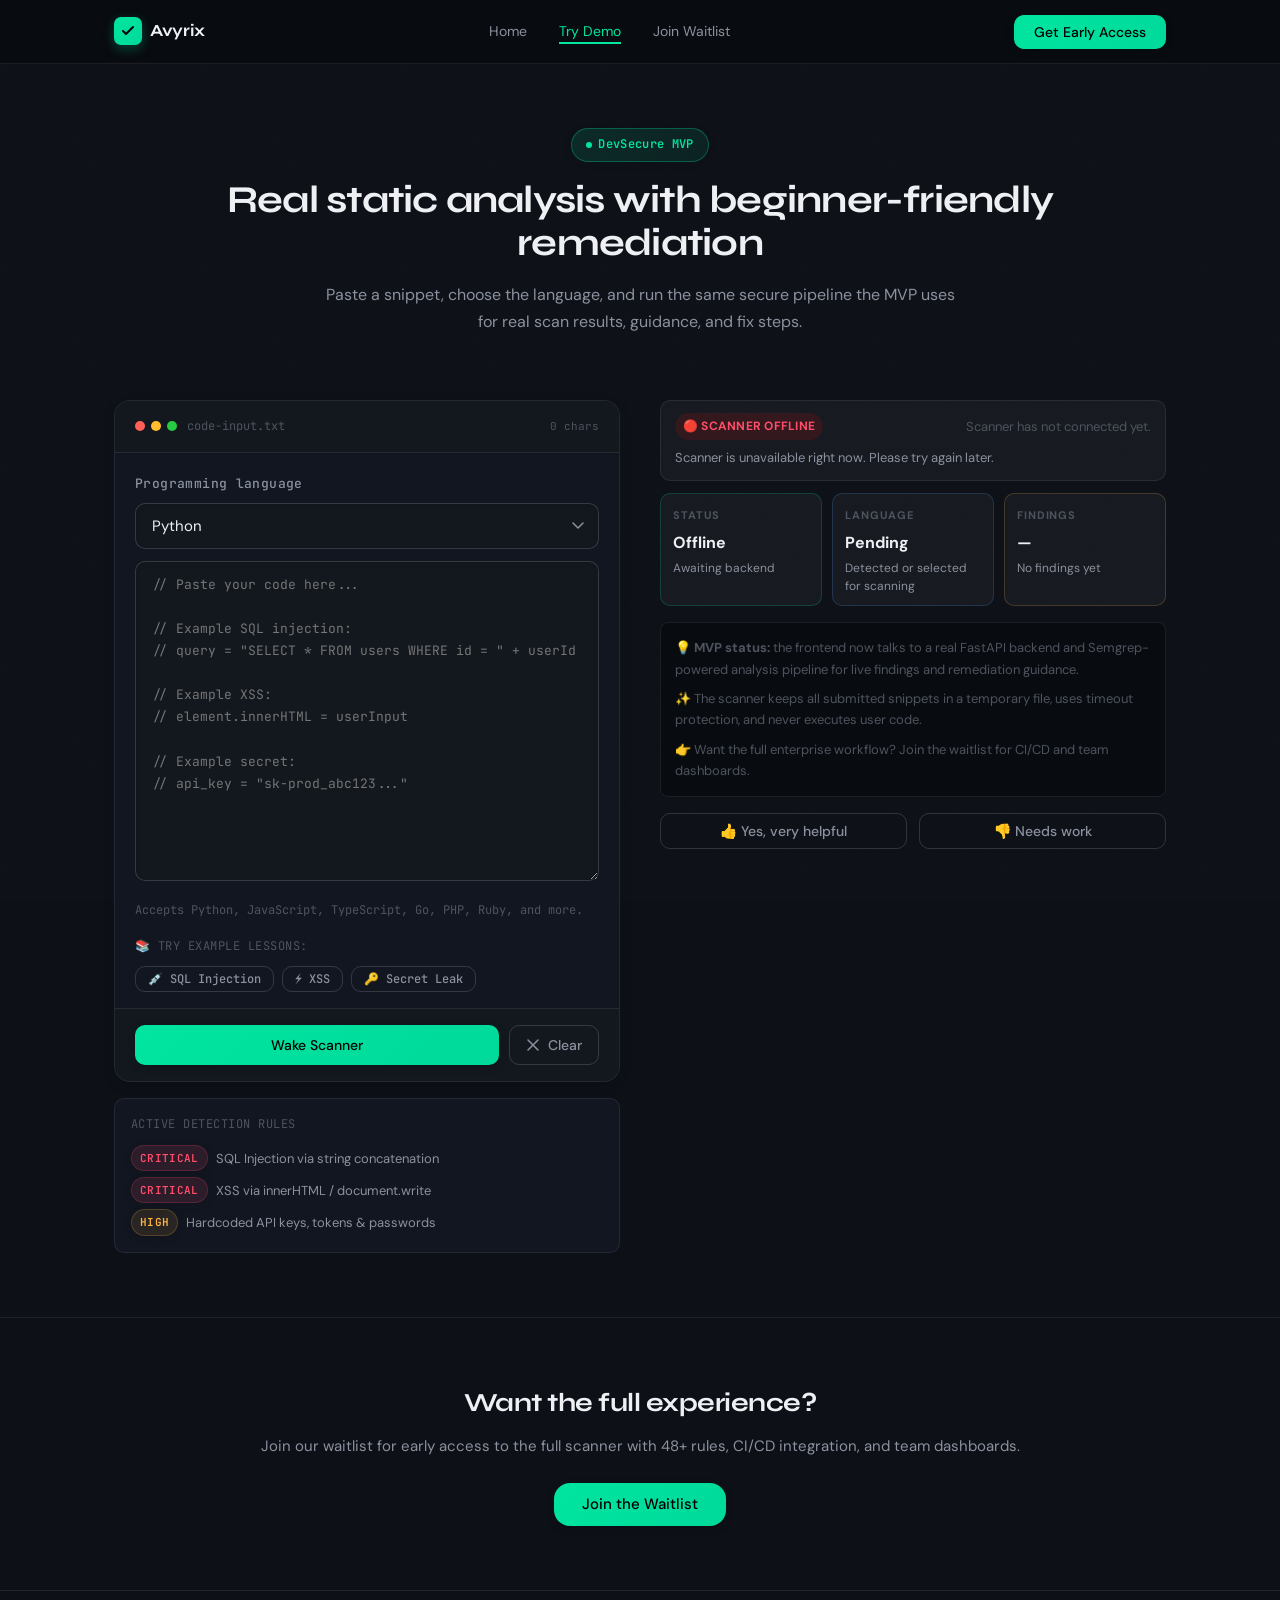
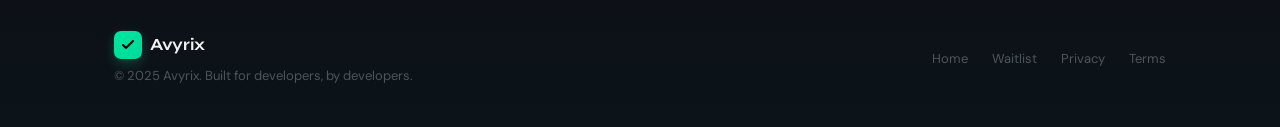
<file: frontend/demo.html>
<!DOCTYPE html>
<html lang="en">

<head>
  <meta charset="UTF-8" />
  <meta name="viewport" content="width=device-width, initial-scale=1.0" />
  <meta name="description"
    content="Avyrix Learning Lab — Interactive security lessons. Paste code, learn about vulnerabilities, see real attacks, and master the fixes." />
  <title>Security Learning Lab Demo — Avyrix</title>
  <link rel="stylesheet" href="css/styles.css" />
  <meta name="devsecurecoach-api-url" content="https://getavyrix-ready.onrender.com" />
  <meta name="devsecurecoach-api-key" content="" />
  <link rel="icon" type="image/svg+xml"
    href="data:image/svg+xml,<svg xmlns='http://www.w3.org/2000/svg' viewBox='0 0 32 32'><rect width='32' height='32' rx='8' fill='%2300e5a0'/><path d='M10 16l4 4 8-8' stroke='%23000' stroke-width='2.5' fill='none' stroke-linecap='round' stroke-linejoin='round'/></svg>" />
  <!-- Google tag (gtag.js) -->
  <script async src="https://www.googletagmanager.com/gtag/js?id=G-MGV57BHCSG"></script>
  <script>
    window.dataLayer = window.dataLayer || [];
    function gtag() { dataLayer.push(arguments); }
    gtag('js', new Date());

    gtag('config', 'G-MGV57BHCSG');
  </script>
</head>

<body>
  <!-- ═══════════════════════════════════════════════════════════
     NAVIGATION
═══════════════════════════════════════════════════════════ -->
  <nav class="nav" role="navigation" aria-label="Main navigation">
    <div class="nav__inner">
      <a href="" class="nav__logo" aria-label="Avyrix home">
        <div class="nav__logo-icon" aria-hidden="true">
          <svg viewBox="0 0 16 16" fill="none" xmlns="http://www.w3.org/2000/svg">
            <path d="M3 8l3 3 7-7" stroke="#000" stroke-width="2" stroke-linecap="round" stroke-linejoin="round" />
          </svg>
        </div>
        <span class="nav__logo-text">Avyrix</span>
      </a>
      <ul class="nav__links" role="list">
        <li><a href="../index.html">Home</a></li>
        <li><a href="demo.html" class="active">Try Demo</a></li>
        <li><a href="waitlist.html">Join Waitlist</a></li>
      </ul>
      <div class="nav__cta">
        <a href="waitlist.html" class="btn btn--primary">Get Early Access</a>
      </div>
    </div>
  </nav>
  <!-- ═══════════════════════════════════════════════════════════
     PAGE HEADER
═══════════════════════════════════════════════════════════ -->
  <main>
    <header class="page-header" aria-labelledby="demo-heading">
      <div class="container">
        <span class="badge badge--green badge--dot" style="margin-bottom:16px;">DevSecure MVP</span>
        <h1 class="display-md fade-up" id="demo-heading">Real static analysis with beginner-friendly remediation</h1>
        <p class="fade-up fade-up--d1" style="max-width:640px;margin-left:auto;margin-right:auto;">Paste a snippet, choose the language, and run the same secure pipeline the MVP uses for real scan results, guidance, and fix steps.</p>
      </div>
    </header>
    <!-- ═══════════════════════════════════════════════════════════
     DEMO INTERFACE
═══════════════════════════════════════════════════════════ -->
    <section class="section--sm" style="padding-top:0;">
      <div class="container">
        <div class="grid-2" style="gap:40px;align-items:start;">
          <!-- LEFT: Code Input Panel -->
          <div data-reveal style="align-self:start;">
            <div class="card" style="padding:0;overflow:hidden;">
              <!-- Panel header -->
              <div
                style="display:flex;align-items:center;justify-content:space-between;padding:16px 20px;border-bottom:1px solid var(--border);background:var(--bg-2);">
                <div style="display:flex;align-items:center;gap:10px;">
                  <div style="display:flex;gap:6px;" aria-hidden="true">
                    <div class="code-block__dot"></div>
                    <div class="code-block__dot"></div>
                    <div class="code-block__dot"></div>
                  </div>
                  <span
                    style="font-family:var(--font-mono);font-size:12px;color:var(--text-muted);">code-input.txt</span>
                </div>
                <span id="char-count" style="font-family:var(--font-mono);font-size:11px;color:var(--text-muted);">0
                  chars</span>
              </div>
              <!-- Language + textarea -->
              <div style="padding:20px 20px 0;display:flex;flex-direction:column;gap:12px;">
                <div class="form-group">
                  <label for="language-select" class="form-label">Programming language</label>
                  <select id="language-select" class="form-select">
                    <option value="python">Python</option>
                    <option value="javascript">JavaScript</option>
                    <option value="typescript">TypeScript</option>
                    <option value="go">Go</option>
                    <option value="java">Java</option>
                    <option value="php">PHP</option>
                    <option value="ruby">Ruby</option>
                  </select>
                </div>
                <label for="code-input" class="sr-only">Paste your code here</label>
                <textarea id="code-input" class="form-textarea"
                  placeholder="// Paste your code here...&#10;&#10;// Example SQL injection:&#10;// query = &quot;SELECT * FROM users WHERE id = &quot; + userId&#10;&#10;// Example XSS:&#10;// element.innerHTML = userInput&#10;&#10;// Example secret:&#10;// api_key = &quot;sk-prod_abc123...&quot;"
                  spellcheck="false" autocorrect="off" autocapitalize="off"
                  style="min-height:320px;border-color:var(--border-strong);" aria-describedby="input-hint"></textarea>
                <p id="input-hint"
                  style="font-size:12px;color:var(--text-muted);font-family:var(--font-mono);margin-top:8px;"> Accepts
                  Python, JavaScript, TypeScript, Go, PHP, Ruby, and more. </p>
              </div>
              <!-- Quick examples -->
              <div style="padding:16px 20px;">
                <p
                  style="font-size:12px;color:var(--text-muted);font-family:var(--font-mono);margin-bottom:10px;letter-spacing:0.04em;">
                  📚 TRY EXAMPLE LESSONS:</p>
                <div style="display:flex;gap:8px;flex-wrap:wrap;" role="group" aria-label="Load example code">
                  <button data-example="sqli" class="btn btn--ghost"
                    style="padding:6px 12px;font-size:12px;font-family:var(--font-mono);"
                    aria-label="Load SQL Injection example">💉 SQL Injection</button>
                  <button data-example="xss" class="btn btn--ghost"
                    style="padding:6px 12px;font-size:12px;font-family:var(--font-mono);"
                    aria-label="Load XSS example">⚡ XSS</button>
                  <button data-example="secret" class="btn btn--ghost"
                    style="padding:6px 12px;font-size:12px;font-family:var(--font-mono);"
                    aria-label="Load Secret Leak example">🔑 Secret Leak</button>
                </div>
              </div>
              <!-- Action buttons -->
              <div style="padding:16px 20px;border-top:1px solid var(--border);background:var(--bg-2);">
                <div style="display:flex;gap:10px;">
                  <button id="scan-btn" class="btn btn--primary" style="flex:1;justify-content:center;padding:12px;"
                    aria-label="Analyze code and learn about security patterns">
                    <svg width="16" height="16" viewBox="0 0 16 16" fill="none" aria-hidden="true">
                      <circle cx="7" cy="7" r="4.5" stroke="currentColor" stroke-width="1.5" />
                      <path d="M10.5 10.5L14 14" stroke="currentColor" stroke-width="1.5" stroke-linecap="round" />
                      <path d="M7 5v2M7 7h.01" stroke="currentColor" stroke-width="1.5" stroke-linecap="round" />
                    </svg> Analyze & Learn </button>
                  <button id="clear-btn" class="btn btn--ghost" style="padding:12px 16px;" aria-label="Clear code input">
                    <svg width="14" height="14" viewBox="0 0 14 14" fill="none" aria-hidden="true">
                      <path d="M2 2l10 10M12 2L2 12" stroke="currentColor" stroke-width="1.5" stroke-linecap="round" />
                    </svg> Clear </button>
                </div>
              </div>
            </div>
            <div id="mvp-status-host" style="margin-top:16px;"></div>
            <!-- Detection rules info -->
            <div
              style="margin-top:16px;padding:16px;background:var(--bg-card);border:1px solid var(--border);border-radius:var(--radius-md);">
              <p
                style="font-size:12px;font-family:var(--font-mono);color:var(--text-muted);margin-bottom:10px;letter-spacing:0.04em;">
                ACTIVE DETECTION RULES</p>
              <div style="display:flex;flex-direction:column;gap:6px;">
                <div style="display:flex;align-items:center;gap:8px;">
                  <span class="badge badge--red" style="font-size:11px;padding:3px 8px;">CRITICAL</span>
                  <span style="font-size:13px;color:var(--text-secondary);">SQL Injection via string
                    concatenation</span>
                </div>
                <div style="display:flex;align-items:center;gap:8px;">
                  <span class="badge badge--red" style="font-size:11px;padding:3px 8px;">CRITICAL</span>
                  <span style="font-size:13px;color:var(--text-secondary);">XSS via innerHTML / document.write</span>
                </div>
                <div style="display:flex;align-items:center;gap:8px;">
                  <span class="badge badge--amber" style="font-size:11px;padding:3px 8px;">HIGH</span>
                  <span style="font-size:13px;color:var(--text-secondary);">Hardcoded API keys, tokens &amp;
                    passwords</span>
                </div>
              </div>
            </div>
          </div>
          <!-- RIGHT: Results Panel -->
          <div style="align-self:start;">
            <div id="scanner-summary-row" class="scanner-summary-row" aria-live="polite"></div>
            <div id="scan-results" role="region" aria-label="Scan results" aria-live="polite" style="margin-top:12px;">
              <!-- Populated by js/scan-ui.js -->
            </div>
            <div id="mvp-status-block"
              style="margin-top:16px;padding:14px;border:1px solid var(--border);border-radius:8px;background:var(--bg-0);font-size:13px;color:var(--text-muted);">
              <p style="margin-bottom:8px;"> 💡 <strong>MVP status:</strong> the frontend now talks to a real FastAPI backend and Semgrep-powered analysis pipeline for live findings and remediation guidance.</p>
              <p style="margin-bottom:8px;"> ✨ The scanner keeps all submitted snippets in a temporary file, uses timeout protection, and never executes user code. </p>
              <p style="margin:0;"> 👉 Want the full enterprise workflow? Join the waitlist for CI/CD and team dashboards.</p>
            </div>
            <div style="margin-top:16px;display:flex;gap:12px;">
              <button onclick="sendFeedback('yes')" class="btn btn--ghost" style="flex:1;justify-content:center;">👍 Yes, very helpful</button>
              <button onclick="sendFeedback('no')" class="btn btn--ghost" style="flex:1;justify-content:center;">👎 Needs work</button>
            </div>
          </div>
        </div>
      </div>
    </section>
    <!-- ═══════════════════════════════════════════════════════════
     MINI CTA
═══════════════════════════════════════════════════════════ -->
    <section class="section--sm" style="border-top:1px solid var(--border);">
      <div class="container" style="text-align:center;">
        <h2
          style="font-family:var(--font-display);font-size:26px;font-weight:700;letter-spacing:-0.02em;margin-bottom:10px;">
          Want the full experience?</h2>
        <p style="color:var(--text-secondary);font-size:15px;margin-bottom:24px;">Join our waitlist for early access to
          the full scanner with 48+ rules, CI/CD integration, and team dashboards.</p>
        <a href="waitlist.html" class="btn btn--primary btn--large">Join the Waitlist</a>
      </div>
    </section>
  </main>
  <!-- ═══════════════════════════════════════════════════════════
     FOOTER
═══════════════════════════════════════════════════════════ -->
  <footer class="footer" role="contentinfo">
    <div class="container">
      <div class="footer__inner">
        <div>
          <div class="nav__logo" style="margin-bottom:6px;">
            <div class="nav__logo-icon" aria-hidden="true">
              <svg viewBox="0 0 16 16" fill="none" xmlns="http://www.w3.org/2000/svg">
                <path d="M3 8l3 3 7-7" stroke="#000" stroke-width="2" stroke-linecap="round" stroke-linejoin="round" />
              </svg>
            </div>
            <span class="nav__logo-text">Avyrix</span>
          </div>
          <p class="footer__copy">© 2025 Avyrix. Built for developers, by developers.</p>
        </div>
        <nav class="footer__links" aria-label="Footer navigation">
          <a href="../index.html">Home</a>
          <a href="waitlist.html">Waitlist</a>
          <a href="#" onclick="return false;">Privacy</a>
          <a href="#" onclick="return false;">Terms</a>
        </nav>
      </div>
    </div>
  </footer>
  <!-- Load utils first (provides sanitizeInput, el, copyToClipboard) -->
  <script src="js/utils.js"></script>
  <script src="js/app.js"></script>
  <script src="js/services/api.js"></script>
  <script src="js/scan-ui.js"></script>
  <!-- Accessibility: visually hidden helper class -->
  <style>
    .sr-only {
      position: absolute;
      width: 1px;
      height: 1px;
      padding: 0;
      margin: -1px;
      overflow: hidden;
      clip: rect(0, 0, 0, 0);
      white-space: nowrap;
      border: 0
    }
  </style>
</body>

</html>
</file>
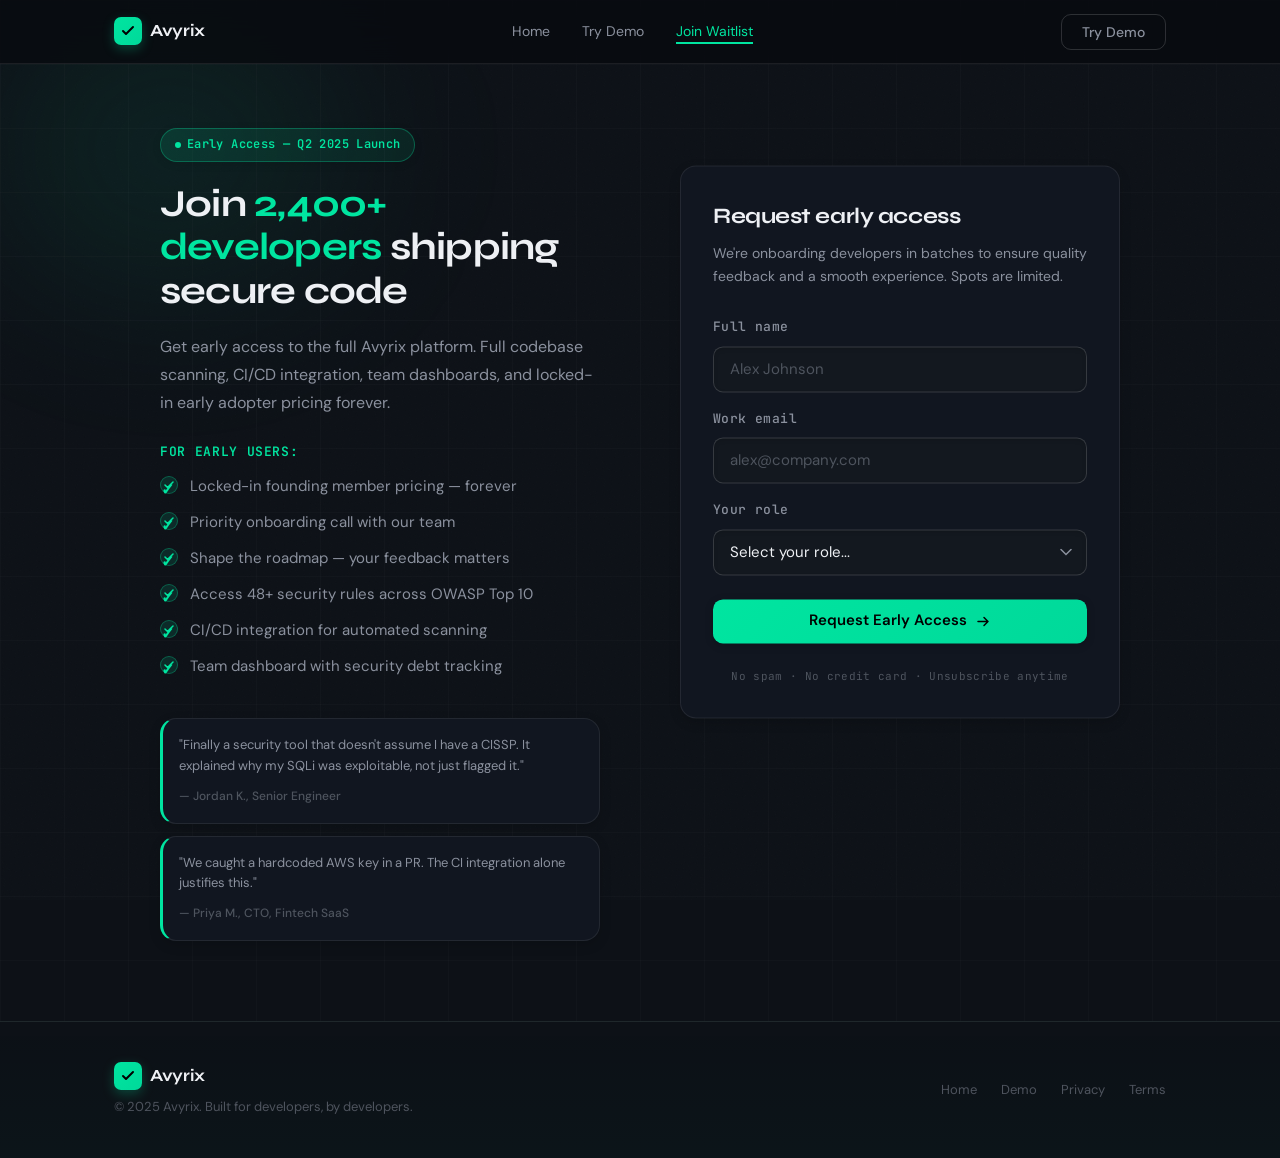
<file: frontend/waitlist.html>
<!DOCTYPE html>
<html lang="en">

<head>
  <meta charset="UTF-8" />
  <meta name="viewport" content="width=device-width, initial-scale=1.0" />
  <meta name="description"
    content="Join the Avyrix waitlist. Get early access to the AI-powered security scanner built for developers." />
  <title>Join the Waitlist — Avyrix</title>
  <link rel="stylesheet" href="css/styles.css" />
  <link rel="icon" type="image/svg+xml"
    href="data:image/svg+xml,<svg xmlns='http://www.w3.org/2000/svg' viewBox='0 0 32 32'><rect width='32' height='32' rx='8' fill='%2300e5a0'/><path d='M10 16l4 4 8-8' stroke='%23000' stroke-width='2.5' fill='none' stroke-linecap='round' stroke-linejoin='round'/></svg>" />
  <!-- Google tag (gtag.js) -->
  <script async src="https://www.googletagmanager.com/gtag/js?id=G-MGV57BHCSG"></script>
  <script>
    window.dataLayer = window.dataLayer || [];
    function gtag() { dataLayer.push(arguments); }
    gtag('js', new Date());

    gtag('config', 'G-MGV57BHCSG');
  </script>
</head>

<body>
<!--NAVIGATION -->
  <nav class="nav" role="navigation" aria-label="Main navigation">
    <div class="nav__inner">
      <a href="../index.html" class="nav__logo" aria-label="Avyrix home">
        <div class="nav__logo-icon" aria-hidden="true">
          <svg viewBox="0 0 16 16" fill="none" xmlns="http://www.w3.org/2000/svg">
            <path d="M3 8l3 3 7-7" stroke="#000" stroke-width="2" stroke-linecap="round" stroke-linejoin="round" />
          </svg>
        </div>
        <span class="nav__logo-text">Avyrix</span>
      </a>
      <ul class="nav__links" role="list">
        <li><a href="../index.html">Home</a></li>
        <li><a href="demo.html">Try Demo</a></li>
        <li><a href="waitlist.html" class="active">Join Waitlist</a></li>
      </ul>
      <div class="nav__cta">
        <a href="demo.html" class="btn btn--ghost">Try Demo</a>
      </div>
    </div>
  </nav>
<!--MAIN LAYOUT: two columns -->
  <main style="min-height:100vh;display:flex;flex-direction:column;">
    <section style="flex:1;padding:calc(var(--nav-h) + 64px) 0 80px;position:relative;overflow:hidden;"
      aria-labelledby="waitlist-heading">
      <!-- Background accents -->
      <div class="glow-accent glow-accent--green" style="top:-50px;left:-80px;" aria-hidden="true"></div>
      <div
        style="position:absolute;inset:0;background-image:linear-gradient(var(--border) 1px,transparent 1px),linear-gradient(90deg,var(--border) 1px,transparent 1px);background-size:64px 64px;opacity:0.25;pointer-events:none;"
        aria-hidden="true"></div>
      <div class="container" style="position:relative;z-index:1;">
        <div
          style="max-width:960px;margin:0 auto;display:grid;grid-template-columns:1fr 1fr;gap:80px;align-items:start;">
          <!-- LEFT: Benefits copy -->
          <div class="fade-up">
            <span class="badge badge--green badge--dot" style="margin-bottom:20px;">Early Access — Q2 2025
              Launch</span>
            <h1 class="display-md" id="waitlist-heading" style="margin-bottom:20px;"> Join <span style="color:var(--accent-green);">2,400+ developers</span> shipping secure code</h1>
            <p style="color:var(--text-secondary);font-size:16px;line-height:1.75;margin-bottom:24px;"> Get early access to the full Avyrix platform. Full codebase scanning, CI/CD integration, team dashboards, and locked-in early adopter pricing forever. </p>
            <!-- Why join section -->
            <div style="margin-bottom:40px;">
              <p style="font-size:13px;text-transform:uppercase;letter-spacing:0.05em;color:var(--accent-green);font-weight:600;margin-bottom:12px;font-family:var(--font-mono);">For early users:</p>
              <ul class="feature-list" role="list">
                <li>Locked-in founding member pricing — forever</li>
                <li>Priority onboarding call with our team</li>
                <li>Shape the roadmap — your feedback matters</li>
                <li>Access 48+ security rules across OWASP Top 10</li>
                <li>CI/CD integration for automated scanning</li>
                <li>Team dashboard with security debt tracking</li>
              </ul>
            </div>
            <!-- Testimonials -->
            <div style="display:flex;flex-direction:column;gap:12px;">
              <blockquote class="card" style="padding:16px;border-left:3px solid var(--accent-green);" role="listitem">
                <p style="font-size:13px;color:var(--text-secondary);line-height:1.6;margin-bottom:10px;">
                  "Finally a security tool that doesn't assume I have a CISSP. It explained why my SQLi was exploitable, not just flagged it." </p>
                <div style="font-size:12px;color:var(--text-muted);font-weight:500;">— Jordan K., Senior Engineer</div>
              </blockquote>
              <blockquote class="card" style="padding:16px;border-left:3px solid var(--accent-green);" role="listitem">
                <p style="font-size:13px;color:var(--text-secondary);line-height:1.6;margin-bottom:10px;">
                  "We caught a hardcoded AWS key in a PR. The CI integration alone justifies this." </p>
                <div style="font-size:12px;color:var(--text-muted);font-weight:500;">— Priya M., CTO, Fintech SaaS</div>
              </blockquote>
            </div>
          </div>
          <!-- RIGHT: Waitlist form -->
          <div class="fade-up fade-up--d1">
            <div class="card" style="padding:32px;position:sticky;top:calc(var(--nav-h) + 24px);">
              <div style="margin-bottom:28px;">
                <h2
                  style="font-family:var(--font-display);font-size:22px;font-weight:700;letter-spacing:-0.02em;margin-bottom:8px;">
                  Request early access</h2>
                <p style="font-size:14px;color:var(--text-secondary);">We're onboarding developers in batches to ensure
                  quality feedback and a smooth experience. Spots are limited.</p>
              </div>
              <!-- Form -->
              <form id="waitlist-form" novalidate style="display:flex;flex-direction:column;gap:16px;"
                aria-label="Waitlist signup form">
                <div class="form-group">
                  <label for="wl-name" class="form-label">Full name</label>
                  <input type="text" id="wl-name" name="name" class="form-input" placeholder="Alex Johnson"
                    autocomplete="name" maxlength="60" required aria-required="true" />
                </div>
                <div class="form-group">
                  <label for="wl-email" class="form-label">Work email</label>
                  <input type="email" id="wl-email" name="email" class="form-input" placeholder="alex@company.com"
                    autocomplete="email" maxlength="120" required aria-required="true" />
                </div>
                <div class="form-group">
                  <label for="wl-role" class="form-label">Your role</label>
                  <select id="wl-role" name="role" class="form-select" required aria-required="true">
                    <option value="" disabled selected>Select your role...</option>
                    <option value="swe">Software Engineer / Developer</option>
                    <option value="senior-swe">Senior / Staff Engineer</option>
                    <option value="engineering-lead">Engineering Lead / Manager</option>
                    <option value="cto">CTO / VP Engineering</option>
                    <option value="devops">DevOps / Platform Engineer</option>
                    <option value="security">Security Engineer / Analyst</option>
                    <option value="founder">Founder / Co-founder</option>
                    <option value="other">Other</option>
                  </select>
                </div>
                <!-- Submit area -->
                <button type="submit" id="submit-btn" class="btn btn--primary"
                  style="width:100%;justify-content:center;padding:14px;font-size:15px;font-weight:600;margin-top:8px;"> Request Early Access <svg
                    width="16" height="16" viewBox="0 0 16 16" fill="none" aria-hidden="true">
                    <path d="M3 8h10M9 4l4 4-4 4" stroke="currentColor" stroke-width="1.5" stroke-linecap="round"
                      stroke-linejoin="round" />
                  </svg>
                </button>
                <p
                  style="font-size:11px;color:var(--text-muted);text-align:center;margin-top:8px;font-family:var(--font-mono);letter-spacing:0.03em;">
                  No spam · No credit card · Unsubscribe anytime </p>
              </form>
              <!-- Success message (hidden by default, shown by JS) -->
              <div id="success-msg" style="display:none;text-align:center;padding:32px 0;" role="alert"
                aria-live="assertive">
                <div style="font-size:48px;margin-bottom:16px;" aria-hidden="true">🎉</div>
                <h3
                  style="font-family:var(--font-display);font-size:20px;font-weight:700;color:var(--accent-green);margin-bottom:10px;">
                  You're on the list!</h3>
                <p id="success-name-msg"
                  style="font-size:14px;color:var(--text-secondary);line-height:1.7;max-width:300px;margin:0 auto 20px;">
                </p>
                <div class="alert alert--success" style="justify-content:center;font-size:13px;"> We'll email you as
                  soon as your spot is ready. </div>
                <a href="demo.html" class="btn btn--ghost" style="margin-top:20px;">Try the demo in the meantime</a>
              </div>
            </div>
            <!-- Counter below form -->
            <div style="display:flex;align-items:center;justify-content:center;gap:8px;margin-top:16px;">
              <div
                style="width:8px;height:8px;border-radius:50%;background:var(--accent-green);animation:pulse-dot 2s infinite;"
                aria-hidden="true"></div>
              <span style="font-size:13px;color:var(--text-muted);font-family:var(--font-mono);">
                <span style="color:var(--text-secondary);">2,418</span> people on the waitlist </span>
            </div>
          </div>
        </div>
      </div>
    </section>
  </main>
<!--
    FOOTER -->
  <footer class="footer" role="contentinfo">
    <div class="container">
      <div class="footer__inner">
        <div>
          <div class="nav__logo" style="margin-bottom:6px;">
            <div class="nav__logo-icon" aria-hidden="true">
              <svg viewBox="0 0 16 16" fill="none" xmlns="http://www.w3.org/2000/svg">
                <path d="M3 8l3 3 7-7" stroke="#000" stroke-width="2" stroke-linecap="round" stroke-linejoin="round" />
              </svg>
            </div>
            <span class="nav__logo-text">Avyrix</span>
          </div>
          <p class="footer__copy">© 2025 Avyrix. Built for developers, by developers.</p>
        </div>
        <nav class="footer__links" aria-label="Footer navigation">
          <a href="../index.html">Home</a>
          <a href="demo.html">Demo</a>
          <a href="#" onclick="return false;">Privacy</a>
          <a href="#" onclick="return false;">Terms</a>
        </nav>
      </div>
    </div>
  </footer>
  <script src="js/utils.js"></script>
  <script src="js/app.js"></script>
  <script>
    /*Waitlist form handler 
    Security: uses textContent only, validates all inputs,
    sanitizes before display. No innerHTML with user data.
    */
    (function () {
      'use strict';

      const form = document.getElementById('waitlist-form');
      const submitBtn = document.getElementById('submit-btn');
      const successEl = document.getElementById('success-msg');
      const nameMsg = document.getElementById('success-name-msg');

      if (!form) return;

      form.addEventListener('submit', async function (e) {
        e.preventDefault();

        const nameInput = document.getElementById('wl-name');
        const emailInput = document.getElementById('wl-email');
        const roleSelect = document.getElementById('wl-role');

        // Clear previous errors
        [nameInput, emailInput, roleSelect].forEach(clearFieldError);

        let valid = true;

        // Validate name
        const name = sanitizeInput(nameInput.value);
        if (!isValidName(name)) {
          setFieldError(nameInput, 'Please enter a valid name (letters and spaces only).');
          valid = false;
        }

        // Validate email
        const email = sanitizeInput(emailInput.value);
        if (!isValidEmail(email)) {
          setFieldError(emailInput, 'Please enter a valid email address.');
          valid = false;
        }

        // Validate role
        if (!roleSelect.value) {
          setFieldError(roleSelect, 'Please select your role.');
          valid = false;
        }

        if (!valid) return;

        // Show loading state
        submitBtn.disabled = true;
        submitBtn.style.opacity = '0.7';
        submitBtn.textContent = 'Submitting...';
        // 👉 Collect values
        const role = roleSelect.value;
        const usecase = document.getElementById('wl-usecase').value;
        const company = document.getElementById('wl-company').value;

        // 👉 Track click (before redirect)
        gtag('event', 'waitlist_click', {
          event_category: 'conversion',
          event_label: 'prefill_opened'
        });

        // 👉 Google Form prefilled URL (FINAL)
        const formURL = `https://docs.google.com/forms/d/e/1FAIpQLSfk2SEthU-898QPuVBI8Laye4cMSKrsJ433Do2DSNfRpRX08g/viewform?usp=pp_url
          &entry.895714306=${encodeURIComponent(name)}
          &entry.83427515=${encodeURIComponent(email)}
          &entry.128398878=${encodeURIComponent(role)}
          ${company ? `&entry.748121666=${encodeURIComponent(company)}` : ''}
          &entry.89133008=${encodeURIComponent(usecase)}`;

        // 👉 Open Google Form
        window.open(formURL, '_blank');

        // Optional UX improvement
        form.reset();
        submitBtn.textContent = 'Opening Form...';
        submitBtn.disabled = true;
        submitBtn.style.opacity = '1';
      });
      // Clear errors on input
      document.getElementById('wl-name').addEventListener('input', function () { clearFieldError(this); });
      document.getElementById('wl-email').addEventListener('input', function () { clearFieldError(this); });
      document.getElementById('wl-role').addEventListener('change', function () { clearFieldError(this); });

      window.addEventListener('focus', () => {
        const submitBtn = document.getElementById('submit-btn');
        if (submitBtn) {
          submitBtn.textContent = 'Request Early Access';
          submitBtn.disabled = false;
          submitBtn.style.opacity = '1';
        }
      });
    })();
        </script>
  <style>
    .sr-only {
      position: absolute;
      width: 1px;
      height: 1px;
      padding: 0;
      margin: -1px;
      overflow: hidden;
      clip: rect(0, 0, 0, 0);
      white-space: nowrap;
      border: 0
    }

    @media(max-width:768px) {
      div[style*="grid-template-columns:1fr 1fr"] {
        grid-template-columns: 1fr !important;
        gap: 40px !important;
      }

      div[style*="position:sticky"] {
        position: static !important;
      }
    }
  </style>
</body>

</html>
</file>
<file: frontend/css/styles.css>
/* ============================================================
  Avyrix — Global Stylesheet
  Design: Terminal-noir with precision grid
  Font: Syne (display) + JetBrains Mono (code) + DM Sans (body)
  ============================================================ */

@import url('https://fonts.googleapis.com/css2?family=Syne:wght@400;600;700;800&family=DM+Sans:ital,opsz,wght@0,9..40,300;0,9..40,400;0,9..40,500;1,9..40,300&family=JetBrains+Mono:wght@400;500&display=swap');

/* ── Reset ───────────────────────────────────────────────── */
*, *::before, *::after { box-sizing: border-box; margin: 0; padding: 0; }
html { scroll-behavior: smooth; }
img, svg { display: block; max-width: 100%; }
a { color: inherit; text-decoration: none; }
button { cursor: pointer; border: none; background: none; font-family: inherit; }

/* ── Tokens ──────────────────────────────────────────────── */
:root {
  --bg-0: #080b10;
  --bg-1: #0d1117;
  --bg-2: #13181f;
  --bg-3: #1a2030;
  --bg-card: #111620;
  --border: rgba(255,255,255,0.08);
  --border-strong: rgba(255,255,255,0.15);

  --accent-green: #00e5a0;
  --accent-green-dim: rgba(0,229,160,0.12);
  --accent-green-glow: rgba(0,229,160,0.25);
  --accent-red: #ff4d6a;
  --accent-red-dim: rgba(255,77,106,0.12);
  --accent-blue: #4d9eff;
  --accent-blue-dim: rgba(77,158,255,0.12);
  --accent-amber: #ffb340;
  --accent-amber-dim: rgba(255,179,64,0.10);

  --text-primary: #eef0f4;
  --text-secondary: #8b919e;
  --text-muted: #4e545e;
  --text-code: #a8f0c6;

  --font-display: 'Syne', sans-serif;
  --font-body: 'DM Sans', sans-serif;
  --font-mono: 'JetBrains Mono', monospace;

  --radius-sm: 6px;
  --radius-md: 10px;
  --radius-lg: 16px;
  --radius-xl: 24px;

  --transition: 220ms cubic-bezier(0.4,0,0.2,1);

  --max-w: 1100px;
  --nav-h: 64px;
}

body {
  font-family: var(--font-body);
  background: var(--bg-1);
  color: var(--text-primary);
  font-size: 16px;
  line-height: 1.65;
  -webkit-font-smoothing: antialiased;
  overflow-x: hidden;
}

/* ── Noise texture overlay ──────────────────────────────── */
body::before {
  content: '';
  position: fixed;
  inset: 0;
  background-image: url("data:image/svg+xml,%3Csvg viewBox='0 0 256 256' xmlns='http://www.w3.org/2000/svg'%3E%3Cfilter id='n'%3E%3CfeTurbulence type='fractalNoise' baseFrequency='0.9' numOctaves='4' stitchTiles='stitch'/%3E%3C/filter%3E%3Crect width='100%25' height='100%25' filter='url(%23n)' opacity='0.04'/%3E%3C/svg%3E");
  background-size: 200px 200px;
  pointer-events: none;
  z-index: 0;
  opacity: 0.5;
}

/* ── Layout ──────────────────────────────────────────────── */
.container {
  max-width: var(--max-w);
  margin: 0 auto;
  padding: 0 24px;
  position: relative;
  z-index: 1;
}

/* ── Navigation ─────────────────────────────────────────── */
.nav {
  position: fixed;
  top: 0; left: 0; right: 0;
  height: var(--nav-h);
  z-index: 100;
  background: rgba(8,11,16,0.8);
  backdrop-filter: blur(16px);
  -webkit-backdrop-filter: blur(16px);
  border-bottom: 1px solid var(--border);
}
.nav__inner {
  max-width: var(--max-w);
  margin: 0 auto;
  padding: 0 24px;
  height: 100%;
  display: flex;
  align-items: center;
  justify-content: space-between;
  position: relative;
  z-index: 1;
}
.nav__logo {
  font-family: var(--font-display);
  font-weight: 700;
  font-size: 17px;
  letter-spacing: -0.02em;
  display: flex;
  align-items: center;
  gap: 8px;
}
.nav__logo-icon {
  width: 28px; height: 28px;
  background: linear-gradient(135deg, var(--accent-green), #00d99a);
  border-radius: 7px;
  display: flex;
  align-items: center;
  justify-content: center;
  transition: all var(--transition);
  box-shadow: 0 4px 12px rgba(0,229,160,0.25);
}
.nav__logo:hover .nav__logo-icon {
  transform: scale(1.1);
  box-shadow: 0 6px 20px rgba(0,229,160,0.4);
}
.nav__logo-icon svg { width: 16px; height: 16px; }
.nav__logo-text { color: var(--text-primary); }
.nav__logo-text span { color: var(--accent-green); }
.nav__links {
  display: flex;
  align-items: center;
  gap: 32px;
  list-style: none;
}
.nav__links a {
  font-size: 14px;
  color: var(--text-secondary);
  transition: all var(--transition);
  font-weight: 400;
  position: relative;
  padding-bottom: 4px;
}
.nav__links a::after {
  content: '';
  position: absolute;
  bottom: 0;
  left: 0;
  width: 0;
  height: 2px;
  background: var(--accent-green);
  transition: width var(--transition);
}
.nav__links a:hover {
  color: var(--text-primary);
}
.nav__links a:hover::after {
  width: 100%;
}
.nav__links a.active {
  color: var(--accent-green);
}
.nav__links a.active::after {
  width: 100%;
}
.nav__cta {
  display: flex;
  align-items: center;
  gap: 12px;
}

/* ── Buttons ─────────────────────────────────────────────── */
.btn {
  display: inline-flex;
  align-items: center;
  gap: 8px;
  padding: 10px 20px;
  border-radius: var(--radius-md);
  font-size: 14px;
  font-weight: 500;
  font-family: var(--font-body);
  transition: all var(--transition);
  line-height: 1;
  white-space: nowrap;
  box-shadow: 0 2px 8px rgba(0,0,0,0.2);
}
.btn--primary {
  background: linear-gradient(135deg, var(--accent-green), #00d99a);
  color: #000;
}
.btn--primary:hover {
  background: linear-gradient(135deg, #00ffb2, #00e5a0);
  transform: translateY(-2px);
  box-shadow: 0 8px 24px rgba(0,229,160,0.35);
}
.btn--ghost {
  background: transparent;
  color: var(--text-secondary);
  border: 1.5px solid var(--border-strong);
  box-shadow: none;
}
.btn--ghost:hover {
  color: var(--text-primary);
  border-color: var(--accent-green);
  background: rgba(0,229,160,0.06);
  box-shadow: 0 4px 16px rgba(0,229,160,0.1);
  transform: translateY(-1px);
}
.btn--large {
  padding: 14px 28px;
  font-size: 15px;
  border-radius: var(--radius-lg);
}
.btn:active {
  transform: scale(0.98);
}
.btn--danger {
  background: linear-gradient(135deg, var(--accent-red), #ff2d4a);
  color: #fff;
}
.btn--danger:hover {
  background: linear-gradient(135deg, #ff6b7f, #ff1f42);
  transform: translateY(-2px);
  box-shadow: 0 8px 24px rgba(255,77,106,0.35);
}

/* ── Badge ───────────────────────────────────────────────── */
.badge {
  display: inline-flex;
  align-items: center;
  gap: 6px;
  padding: 6px 14px;
  border-radius: 100px;
  font-size: 12px;
  font-weight: 600;
  letter-spacing: 0.03em;
  font-family: var(--font-mono);
  transition: all var(--transition);
  box-shadow: 0 2px 8px rgba(0,0,0,0.1);
}
.badge--green {
  background: linear-gradient(135deg, var(--accent-green-dim), rgba(0,229,160,0.08));
  color: var(--accent-green);
  border: 1.5px solid rgba(0,229,160,0.3);
}
.badge--red {
  background: var(--accent-red-dim);
  color: var(--accent-red);
  border: 1px solid rgba(255,77,106,0.2);
}
.badge--blue {
  background: var(--accent-blue-dim);
  color: var(--accent-blue);
  border: 1px solid rgba(77,158,255,0.2);
}
.badge--amber {
  background: var(--accent-amber-dim);
  color: var(--accent-amber);
  border: 1px solid rgba(255,179,64,0.2);
}
.badge--dot::before {
  content: '';
  display: inline-block;
  width: 6px;
  height: 6px;
  border-radius: 50%;
  background: currentColor;
}

/* ── Section spacing ─────────────────────────────────────── */
.section { padding: 96px 0; position: relative; }
.section--sm { padding: 64px 0; }

/* ── Typography helpers ──────────────────────────────────── */
.eyebrow {
  font-family: var(--font-mono);
  font-size: 12px;
  text-transform: uppercase;
  letter-spacing: 0.12em;
  color: var(--accent-green);
  margin-bottom: 16px;
  display: block;
}
h1, h2, h3, h4 { font-family: var(--font-display); }
.display-xl {
  font-size: clamp(42px, 6vw, 72px);
  font-weight: 800;
  line-height: 1.05;
  letter-spacing: -0.03em;
}
.display-lg {
  font-size: clamp(32px, 4vw, 52px);
  font-weight: 700;
  line-height: 1.1;
  letter-spacing: -0.025em;
}
.display-md {
  font-size: clamp(24px, 3vw, 38px);
  font-weight: 700;
  line-height: 1.15;
  letter-spacing: -0.02em;
}
.text-muted { color: var(--text-secondary); }
.text-accent { color: var(--accent-green); }
.text-mono { font-family: var(--font-mono); }

/* ── Cards ───────────────────────────────────────────────── */
.card {
  background: var(--bg-card);
  border: 1px solid var(--border);
  border-radius: var(--radius-lg);
  padding: 24px;
  transition: all var(--transition);
  box-shadow: 0 4px 12px rgba(0,0,0,0.15);
}
.card:hover {
  border-color: var(--accent-green);
  box-shadow: 0 12px 32px rgba(0,229,160,0.15);
  transform: translateY(-4px);
}

.card--red {
  background: rgba(255,77,106,0.05);
  border-color: rgba(255,77,106,0.2);
}
.card--red:hover {
  border-color: var(--accent-red);
  box-shadow: 0 12px 32px rgba(255,77,106,0.15);
}
.card--blue {
  background: rgba(77,158,255,0.05);
  border-color: rgba(77,158,255,0.2);
}
.card--blue:hover {
  border-color: var(--accent-blue);
  box-shadow: 0 12px 32px rgba(77,158,255,0.15);
}
.card--green {
  background: rgba(0,229,160,0.05);
  border-color: rgba(0,229,160,0.2);
}
.card--green:hover {
  border-color: var(--accent-green);
  box-shadow: 0 12px 32px rgba(0,229,160,0.15);
}

/* ── Grid system ─────────────────────────────────────────── */
.grid-2 { display: grid; grid-template-columns: repeat(2, 1fr); gap: 24px; }
.grid-3 { display: grid; grid-template-columns: repeat(3, 1fr); gap: 24px; }
.grid-auto { display: grid; grid-template-columns: repeat(auto-fit, minmax(280px, 1fr)); gap: 24px; }

/* ── Form elements ───────────────────────────────────────── */
.form-group { display: flex; flex-direction: column; gap: 8px; }
.form-label {
  font-size: 13px;
  font-weight: 500;
  color: var(--text-secondary);
  font-family: var(--font-mono);
  letter-spacing: 0.03em;
}
.form-input, .form-select, .form-textarea {
  background: var(--bg-2);
  border: 1.5px solid var(--border-strong);
  border-radius: var(--radius-md);
  color: var(--text-primary);
  font-family: var(--font-body);
  font-size: 15px;
  padding: 12px 16px;
  width: 100%;
  transition: all var(--transition);
  outline: none;
  appearance: none;
  box-shadow: inset 0 2px 4px rgba(0,0,0,0.1);
}
.form-input::placeholder { color: var(--text-muted); }
.form-input:hover, .form-select:hover, .form-textarea:hover {
  border-color: rgba(0,229,160,0.3);
  background: var(--bg-3);
}
.form-input:focus, .form-select:focus, .form-textarea:focus {
  border-color: var(--accent-green);
  box-shadow: inset 0 2px 4px rgba(0,0,0,0.1), 0 0 0 3px var(--accent-green-dim);
  background: var(--bg-1);
}
.form-select {
  background-image: url("data:image/svg+xml,%3Csvg xmlns='http://www.w3.org/2000/svg' width='12' height='8' viewBox='0 0 12 8'%3E%3Cpath d='M1 1l5 5 5-5' stroke='%238b919e' stroke-width='1.5' fill='none' stroke-linecap='round'/%3E%3C/svg%3E");
  background-repeat: no-repeat;
  background-position: right 14px center;
  padding-right: 40px;
  cursor: pointer;
  color: var(--text-primary);
}
.form-select option { background: var(--bg-2); color: var(--text-primary); }
.form-textarea {
  min-height: 200px;
  resize: vertical;
  font-family: var(--font-mono);
  font-size: 13px;
  line-height: 1.7;
}

/* ── Code block ──────────────────────────────────────────── */
.code-block {
  background: var(--bg-0);
  border: 1px solid var(--border);
  border-radius: var(--radius-md);
  overflow: hidden;
}
.code-block__header {
  display: flex;
  align-items: center;
  justify-content: space-between;
  padding: 10px 16px;
  border-bottom: 1px solid var(--border);
  background: var(--bg-2);
}
.code-block__lang {
  font-family: var(--font-mono);
  font-size: 11px;
  color: var(--text-muted);
  text-transform: uppercase;
  letter-spacing: 0.08em;
}
.code-block__dots { display: flex; gap: 6px; }
.code-block__dot {
  width: 10px; height: 10px;
  border-radius: 50%;
}
.code-block__dot:nth-child(1) { background: #ff5f57; }
.code-block__dot:nth-child(2) { background: #ffbd2e; }
.code-block__dot:nth-child(3) { background: #28ca41; }
.code-block__body {
  padding: 16px;
  font-family: var(--font-mono);
  font-size: 13px;
  line-height: 1.7;
  color: var(--text-code);
  overflow-x: auto;
  white-space: pre-wrap;
  word-break: break-word;
}

/* ── Copy button ─────────────────────────────────────────── */
.copy-btn {
  display: inline-flex;
  align-items: center;
  gap: 6px;
  padding: 5px 10px;
  background: var(--bg-3);
  border: 1px solid var(--border);
  border-radius: var(--radius-sm);
  color: var(--text-secondary);
  font-size: 12px;
  font-family: var(--font-mono);
  transition: all var(--transition);
  cursor: pointer;
}
.copy-btn:hover {
  color: var(--accent-green);
  border-color: rgba(0,229,160,0.3);
}
.copy-btn.copied {
  color: var(--accent-green);
  border-color: rgba(0,229,160,0.3);
  background: var(--accent-green-dim);
}

/* ── Divider ─────────────────────────────────────────────── */
.divider {
  height: 1px;
  background: var(--border);
  margin: 0;
}

/* ── Animations ──────────────────────────────────────────── */
@keyframes fadeUp {
  from { opacity: 0; transform: translateY(24px); }
  to   { opacity: 1; transform: translateY(0); }
}
@keyframes pulse-dot {
  0%, 100% { opacity: 1; }
  50%       { opacity: 0.4; }
}
@keyframes scan-line {
  from { transform: translateY(-100%); }
  to   { transform: translateY(100vh); }
}
@keyframes blink-caret {
  50% { opacity: 0; }
}
@keyframes glow-pulse {
  0%, 100% { filter: drop-shadow(0 0 20px rgba(0,229,160,0.3)); }
  50% { filter: drop-shadow(0 0 40px rgba(0,229,160,0.6)); }
}
@keyframes slide-in-left {
  from { opacity: 0; transform: translateX(-20px); }
  to { opacity: 1; transform: translateX(0); }
}
@keyframes float-up {
  0% { transform: translateY(0px); }
  50% { transform: translateY(-10px); }
  100% { transform: translateY(0px); }
}
@keyframes shimmer {
  0% { background-position: -1000px 0; }
  100% { background-position: 1000px 0; }
}

.fade-up { animation: fadeUp 0.6s cubic-bezier(0.4,0,0.2,1) both; }
.fade-up--d1 { animation-delay: 0.1s; }
.fade-up--d2 { animation-delay: 0.2s; }
.fade-up--d3 { animation-delay: 0.3s; }
.fade-up--d4 { animation-delay: 0.4s; }

/* ── Scanning line effect ────────────────────────────────── */
.scan-overlay {
  position: absolute;
  inset: 0;
  overflow: hidden;
  pointer-events: none;
  z-index: 0;
  border-radius: inherit;
}
.scan-overlay::after {
  content: '';
  position: absolute;
  left: 0; right: 0;
  height: 60px;
  background: linear-gradient(to bottom, transparent, rgba(0,229,160,0.04) 50%, transparent);
  animation: scan-line 3s linear infinite;
}

/* ── Stat numbers ────────────────────────────────────────── */
.stat-grid {
  display: grid;
  grid-template-columns: repeat(3, 1fr);
  gap: 1px;
  background: var(--border);
  border: 1.5px solid var(--border);
  border-radius: var(--radius-lg);
  overflow: hidden;
  box-shadow: 0 8px 24px rgba(0,229,160,0.08);
}
.stat-item {
  background: var(--bg-card);
  padding: 28px 24px;
  text-align: center;
  transition: all var(--transition);
  position: relative;
}
.stat-item:hover {
  background: linear-gradient(135deg, var(--bg-card) 0%, rgba(0,229,160,0.04) 100%);
  transform: translateY(-2px);
}
.stat-item__num {
  font-family: var(--font-display);
  font-size: 36px;
  font-weight: 800;
  color: var(--text-primary);
  letter-spacing: -0.03em;
  line-height: 1;
  margin-bottom: 6px;
}
.stat-item__num span { color: var(--accent-green); }
.stat-item__label {
  font-size: 13px;
  color: var(--text-secondary);
}

/* ── Problem cards ───────────────────────────────────────── */
.problem-card {
  position: relative;
  overflow: hidden;
  transition: all var(--transition);
}
.problem-card:hover {
  transform: translateY(-6px);
  box-shadow: 0 16px 40px rgba(0,229,160,0.12) !important;
}
.problem-card__icon {
  width: 48px; height: 48px;
  border-radius: var(--radius-md);
  display: flex;
  align-items: center;
  justify-content: center;
  margin-bottom: 20px;
  font-size: 24px;
  transition: transform var(--transition);
}
.problem-card:hover .problem-card__icon {
  transform: scale(1.1) rotate(-5deg);
}
.problem-card__num {
  font-family: var(--font-mono);
  font-size: 11px;
  color: var(--text-muted);
  letter-spacing: 0.08em;
  margin-bottom: 10px;
}
.problem-card h3 {
  font-size: 18px;
  font-weight: 700;
  margin-bottom: 12px;
  letter-spacing: -0.01em;
}
.problem-card p { color: var(--text-secondary); font-size: 14px; line-height: 1.65; }

/* ── Feature list ────────────────────────────────────────── */
.feature-list { list-style: none; display: flex; flex-direction: column; gap: 14px; }
.feature-list li {
  display: flex;
  align-items: flex-start;
  gap: 12px;
  font-size: 15px;
  color: var(--text-secondary);
}
.feature-list li::before {
  content: '';
  flex-shrink: 0;
  width: 18px;
  height: 18px;
  border-radius: 50%;
  background: var(--accent-green-dim);
  border: 1px solid rgba(0,229,160,0.3);
  background-image: url("data:image/svg+xml,%3Csvg xmlns='http://www.w3.org/2000/svg' width='10' height='8' viewBox='0 0 10 8'%3E%3Cpath d='M1 4l2.5 2.5L9 1' stroke='%2300e5a0' stroke-width='1.5' fill='none' stroke-linecap='round' stroke-linejoin='round'/%3E%3C/svg%3E");
  background-repeat: no-repeat;
  background-position: center;
  margin-top: 3px;
}

/* ── Footer ──────────────────────────────────────────────── */
.footer {
  border-top: 1px solid var(--border);
  padding: 40px 0;
  position: relative;
  z-index: 1;
  background: linear-gradient(180deg, transparent, rgba(0,229,160,0.02));
}
.footer__inner {
  display: flex;
  align-items: center;
  justify-content: space-between;
  gap: 24px;
}
.footer__copy { font-size: 13px; color: var(--text-muted); }
.footer__links { display: flex; gap: 24px; }
.footer__links a {
  font-size: 13px;
  color: var(--text-muted);
  transition: all var(--transition);
  position: relative;
}
.footer__links a::after {
  content: '';
  position: absolute;
  bottom: -2px;
  left: 0;
  width: 0;
  height: 1px;
  background: var(--accent-green);
  transition: width var(--transition);
}
.footer__links a:hover {
  color: var(--accent-green);
}
.footer__links a:hover::after {
  width: 100%;
}

/* ── Alert messages ──────────────────────────────────────── */
.alert {
  padding: 14px 18px;
  border-radius: var(--radius-md);
  font-size: 14px;
  display: flex;
  align-items: center;
  gap: 10px;
}
.alert--success {
  background: rgba(0,229,160,0.08);
  border: 1px solid rgba(0,229,160,0.25);
  color: var(--accent-green);
}
.alert--error {
  background: var(--accent-red-dim);
  border: 1px solid rgba(255,77,106,0.25);
  color: var(--accent-red);
}

/* ── Terminal component ──────────────────────────────────── */
.terminal {
  background: var(--bg-0);
  border: 1.5px solid var(--border-strong);
  border-radius: var(--radius-lg);
  overflow: hidden;
  font-family: var(--font-mono);
  font-size: 13px;
  box-shadow: 0 8px 32px rgba(0,0,0,0.3), inset 0 1px 0 rgba(255,255,255,0.05);
  transition: all var(--transition);
}
.terminal:hover {
  border-color: rgba(0,229,160,0.3);
  box-shadow: 0 12px 48px rgba(0,229,160,0.15), inset 0 1px 0 rgba(255,255,255,0.05);
}
.terminal__bar {
  display: flex;
  align-items: center;
  gap: 8px;
  padding: 12px 16px;
  background: var(--bg-2);
  border-bottom: 1px solid var(--border);
}
.terminal__dots { display: flex; gap: 6px; }
.terminal__dot { width: 10px; height: 10px; border-radius: 50%; }
.terminal__title {
  font-size: 12px;
  color: var(--text-muted);
  margin: 0 auto;
  letter-spacing: 0.04em;
}
.terminal__body {
  padding: 20px;
  line-height: 1.8;
  color: var(--text-secondary);
  min-height: 160px;
}
.terminal__line--green { color: var(--accent-green); }
.terminal__line--red { color: var(--accent-red); }
.terminal__line--blue { color: var(--accent-blue); }
.terminal__line--amber { color: var(--accent-amber); }
.terminal__caret {
  display: inline-block;
  width: 8px;
  height: 14px;
  background: var(--accent-green);
  vertical-align: middle;
  animation: blink-caret 1s step-end infinite;
  margin-left: 2px;
  border-radius: 1px;
}

/* ── Scan result section (demo.html) ─────────────────────── */
.scan-results { display: flex; flex-direction: column; gap: 20px; margin-top: 32px; }
.result-card { border-radius: var(--radius-lg); overflow: hidden; }
.result-card__header {
  display: flex;
  align-items: center;
  gap: 12px;
  padding: 16px 20px;
  border-bottom: 1px solid rgba(255,255,255,0.06);
}
.result-card__icon {
  width: 36px; height: 36px;
  border-radius: var(--radius-md);
  display: flex;
  align-items: center;
  justify-content: center;
  font-size: 18px;
  flex-shrink: 0;
}
.result-card__title {
  font-family: var(--font-display);
  font-size: 15px;
  font-weight: 700;
  letter-spacing: -0.01em;
}
.result-card__subtitle { font-size: 12px; color: var(--text-secondary); margin-top: 2px; }
.result-card__body { padding: 20px; }

/* ── Severity indicator ──────────────────────────────────── */
.severity {
  display: flex;
  align-items: center;
  gap: 6px;
  font-size: 12px;
  font-family: var(--font-mono);
  font-weight: 500;
}
.severity__bar {
  display: flex;
  gap: 3px;
}
.severity__seg {
  width: 20px;
  height: 4px;
  border-radius: 2px;
  background: var(--border-strong);
}
.severity--critical .severity__seg:nth-child(-n+5) { background: var(--accent-red); }
.severity--high .severity__seg:nth-child(-n+4) { background: var(--accent-amber); }
.severity--medium .severity__seg:nth-child(-n+3) { background: var(--accent-amber); }

/* ── Steps list ──────────────────────────────────────────── */
.steps-list { list-style: none; display: flex; flex-direction: column; gap: 12px; counter-reset: steps; }
.steps-list li {
  display: flex;
  gap: 14px;
  font-size: 14px;
  color: var(--text-secondary);
  counter-increment: steps;
}
.steps-list li::before {
  content: counter(steps);
  flex-shrink: 0;
  width: 22px;
  height: 22px;
  border-radius: 50%;
  background: var(--accent-green-dim);
  border: 1px solid rgba(0,229,160,0.3);
  display: flex;
  align-items: center;
  justify-content: center;
  font-family: var(--font-mono);
  font-size: 11px;
  color: var(--accent-green);
  margin-top: 2px;
}

/* ── Empty/placeholder state ─────────────────────────────── */
.empty-state {
  text-align: center;
  padding: 60px 24px;
  color: var(--text-muted);
}
.empty-state__icon { font-size: 40px; margin-bottom: 16px; opacity: 0.4; }
.empty-state__title { font-size: 16px; font-weight: 600; margin-bottom: 8px; color: var(--text-secondary); }
.empty-state__desc { font-size: 14px; line-height: 1.6; }

/* ── Scanner status panel ─────────────────────────────── */
.language-modal-overlay {
  position: fixed;
  inset: 0;
  background: rgba(0,0,0,0.72);
  display: flex;
  align-items: center;
  justify-content: center;
  padding: 20px;
  z-index: 2000;
}
.language-modal {
  width: min(100%, 420px);
  background: var(--bg-card);
  border: 1px solid var(--border);
  border-radius: var(--radius-lg);
  padding: 24px;
  box-shadow: 0 20px 40px rgba(0,0,0,0.28);
}
.language-modal__title {
  font-family: var(--font-display);
  font-size: 18px;
  margin: 0 0 10px;
}
.language-modal__body {
  color: var(--text-secondary);
  margin: 0 0 16px;
  line-height: 1.6;
}
.language-modal__actions {
  display: flex;
  justify-content: flex-end;
  gap: 10px;
  margin-top: 16px;
}
.result-navigator {
  display: flex;
  flex-direction: column;
  gap: 12px;
}
.result-navigator__nav {
  display: flex;
  justify-content: space-between;
  gap: 10px;
}
.result-navigator__nav .btn {
  flex: 1;
}
.scanner-summary-row {
  display: flex;
  flex-direction: column;
  gap: 12px;
  margin-bottom: 12px;
}
.scanner-summary-row__cards {
  display: grid;
  grid-template-columns: repeat(3, minmax(0, 1fr));
  gap: 10px;
}
.scanner-summary-card {
  border: 1px solid var(--border);
  border-radius: var(--radius-md);
  background: rgba(255,255,255,0.04);
  padding: 12px 12px 10px;
  min-height: 92px;
}
.scanner-summary-card--status { border-color: rgba(0,229,160,0.2); }
.scanner-summary-card--language { border-color: rgba(77,158,255,0.2); }
.scanner-summary-card--findings { border-color: rgba(255,179,64,0.2); }
.scanner-summary-card__title {
  font-size: 11px;
  font-weight: 700;
  letter-spacing: 0.08em;
  text-transform: uppercase;
  color: var(--text-muted);
  margin-bottom: 6px;
}
.scanner-summary-card__value {
  font-size: 16px;
  font-weight: 700;
  color: var(--text-primary);
  margin-bottom: 4px;
}
.scanner-summary-card__detail {
  font-size: 12px;
  color: var(--text-secondary);
  line-height: 1.45;
}
.scanner-status-panel {
  border: 1px solid var(--border);
  border-radius: var(--radius-md);
  background: rgba(255,255,255,0.04);
  padding: 12px 14px;
  display: flex;
  flex-direction: column;
  gap: 8px;
}
.scanner-status-panel__row {
  display: flex;
  align-items: center;
  justify-content: space-between;
  gap: 12px;
  flex-wrap: wrap;
}
.scanner-status-badge {
  display: inline-flex;
  align-items: center;
  gap: 6px;
  font-size: 12px;
  font-weight: 700;
  letter-spacing: 0.02em;
  text-transform: uppercase;
  padding: 4px 8px;
  border-radius: 999px;
}
.scanner-status-badge--online {
  color: var(--accent-green);
  background: rgba(0,229,160,0.12);
}
.scanner-status-badge--waking {
  color: var(--accent-amber);
  background: rgba(255,165,0,0.12);
}
.scanner-status-badge--offline {
  color: var(--accent-red);
  background: rgba(255,0,0,0.12);
}
.scanner-status-time,
.scanner-status-message,
.scanner-status-progress,
.scanner-status-queue {
  font-size: 13px;
  line-height: 1.5;
}
.scanner-status-time {
  color: var(--text-muted);
}
.scanner-status-message {
  color: var(--text-secondary);
}
.scanner-status-progress {
  color: var(--text-muted);
}
.scanner-status-queue {
  color: var(--accent-blue);
  padding-top: 2px;
}
.scanner-status-queue strong {
  display: block;
  margin-bottom: 2px;
}

@media (max-width: 760px) {
  .scanner-summary-row__cards {
    grid-template-columns: 1fr;
  }
  .result-navigator__nav {
    flex-direction: column;
  }
}

/* ── Loading spinner ─────────────────────────────────────── */
@keyframes spin { to { transform: rotate(360deg); } }
.spinner {
  width: 20px; height: 20px;
  border: 2px solid var(--border-strong);
  border-top-color: var(--accent-green);
  border-radius: 50%;
  animation: spin 0.7s linear infinite;
  display: inline-block;
}

/* ── Scrollbar ───────────────────────────────────────────── */
::-webkit-scrollbar { width: 6px; height: 6px; }
::-webkit-scrollbar-track { background: transparent; }
::-webkit-scrollbar-thumb { background: var(--border-strong); border-radius: 3px; }
::-webkit-scrollbar-thumb:hover { background: rgba(255,255,255,0.25); }

/* ── Selection ───────────────────────────────────────────── */
::selection { background: rgba(0,229,160,0.2); color: var(--text-primary); }

/* ── Page header (inner pages) ───────────────────────────── */
.page-header {
  padding: calc(var(--nav-h) + 64px) 0 64px;
  text-align: center;
}
.page-header p {
  max-width: 540px;
  margin: 16px auto 0;
  color: var(--text-secondary);
  font-size: 16px;
  line-height: 1.7;
}

/* ── Grid glow accent ────────────────────────────────────── */
.glow-accent {
  position: absolute;
  border-radius: 50%;
  filter: blur(80px);
  pointer-events: none;
  z-index: 0;
}
.glow-accent--green {
  width: 500px; height: 400px;
  background: radial-gradient(ellipse, rgba(0,229,160,0.12) 0%, transparent 70%);
}
.glow-accent--red {
  width: 400px; height: 300px;
  background: radial-gradient(ellipse, rgba(255,77,106,0.10) 0%, transparent 70%);
}

/* ── Flow diagram ────────────────────────────────────────── */
.flow-diagram {
  display: flex;
  align-items: center;
  justify-content: center;
  gap: 12px;
  flex-wrap: wrap;
  padding: 40px 24px;
  background: linear-gradient(135deg, var(--bg-0) 0%, rgba(0,229,160,0.03) 100%);
  border: 1.5px solid var(--border);
  border-radius: var(--radius-lg);
  box-shadow: 0 8px 24px rgba(0,229,160,0.08);
  transition: all var(--transition);
}
.flow-diagram:hover {
  border-color: rgba(0,229,160,0.2);
  box-shadow: 0 12px 32px rgba(0,229,160,0.12);
}
.flow-step {
  display: flex;
  flex-direction: column;
  align-items: center;
  gap: 8px;
  min-width: 80px;
  transition: transform var(--transition);
}
.flow-step:hover {
  transform: scale(1.05);
}
.flow-icon {
  font-size: 32px;
  line-height: 1;
  transition: transform 0.6s ease-in-out;
}
.flow-step:hover .flow-icon {
  transform: scale(1.2);
}
.flow-label {
  font-size: 13px;
  font-weight: 600;
  color: var(--text-secondary);
  text-align: center;
  font-family: var(--font-mono);
}
.flow-arrow {
  font-size: 20px;
  color: var(--accent-green);
  line-height: 1;
}

/* ── Feature list styling ────────────────────────────────── */
.feature-list {
  list-style: none;
  display: flex;
  flex-direction: column;
  gap: 12px;
}
.feature-list li {
  display: flex;
  gap: 12px;
  align-items: flex-start;
  font-size: 15px;
  color: var(--text-secondary);
  line-height: 1.6;
}
.feature-list li::before {
  content: '✓';
  flex-shrink: 0;
  color: var(--accent-green);
  font-weight: 700;
  font-size: 16px;
  margin-top: 2px;
}

/* ── Educational Learning Sections ──────────────────────── */
.learning-section {
  display: flex;
  flex-direction: column;
  gap: 12px;
  padding-bottom: 20px;
}
.learning-section:not(:last-child) {
  border-bottom: 1px solid var(--border);
  margin-bottom: 20px;
}
.learning-section__title {
  font-size: 15px;
  font-weight: 600;
  color: var(--text-primary);
  font-family: var(--font-display);
  display: flex;
  align-items: center;
  gap: 8px;
  letter-spacing: -0.01em;
}
.learning-section__content {
  font-size: 14px;
  color: var(--text-secondary);
  line-height: 1.75;
  margin: 0;
}

/* ── Card lesson styling ─────────────────────────────────── */
.card--lesson {
  border-color: rgba(255,77,106,0.15);
  background: linear-gradient(135deg, rgba(255,77,106,0.04) 0%, transparent 100%);
}

/* ── Responsive ──────────────────────────────────────────── */
@media (max-width: 768px) {
  .grid-2, .grid-3 { grid-template-columns: 1fr; }
  .stat-grid { grid-template-columns: 1fr; }
  .nav__links { display: none; }
  .footer__inner { flex-direction: column; text-align: center; }
  .display-xl { font-size: 36px; }
  .display-lg { font-size: 28px; }
  .flow-diagram {
    gap: 8px;
    padding: 24px 16px;
  }
  .flow-arrow {
    display: none;
  }
  .flow-step {
    min-width: 70px;
    gap: 6px;
  }
  .flow-icon {
    font-size: 28px;
  }
  .flow-label {
    font-size: 11px;
  }
}
@media (max-width: 480px) {
  .container { padding: 0 16px; }
  .section { padding: 64px 0; }
  .flow-diagram {
    flex-direction: column;
    gap: 4px;
    padding: 16px;
  }
  .flow-icon {
    font-size: 24px;
  }
}
</file>
<file: css/styles.css>
/* ============================================================
  Avyrix — Global Stylesheet
  Design: Terminal-noir with precision grid
  Font: Syne (display) + JetBrains Mono (code) + DM Sans (body)
  ============================================================ */

@import url('https://fonts.googleapis.com/css2?family=Syne:wght@400;600;700;800&family=DM+Sans:ital,opsz,wght@0,9..40,300;0,9..40,400;0,9..40,500;1,9..40,300&family=JetBrains+Mono:wght@400;500&display=swap');

/* ── Reset ───────────────────────────────────────────────── */
*, *::before, *::after { box-sizing: border-box; margin: 0; padding: 0; }
html { scroll-behavior: smooth; }
img, svg { display: block; max-width: 100%; }
a { color: inherit; text-decoration: none; }
button { cursor: pointer; border: none; background: none; font-family: inherit; }

/* ── Tokens ──────────────────────────────────────────────── */
:root {
  --bg-0: #080b10;
  --bg-1: #0d1117;
  --bg-2: #13181f;
  --bg-3: #1a2030;
  --bg-card: #111620;
  --border: rgba(255,255,255,0.08);
  --border-strong: rgba(255,255,255,0.15);

  --accent-green: #00e5a0;
  --accent-green-dim: rgba(0,229,160,0.12);
  --accent-green-glow: rgba(0,229,160,0.25);
  --accent-red: #ff4d6a;
  --accent-red-dim: rgba(255,77,106,0.12);
  --accent-blue: #4d9eff;
  --accent-blue-dim: rgba(77,158,255,0.12);
  --accent-amber: #ffb340;
  --accent-amber-dim: rgba(255,179,64,0.10);

  --text-primary: #eef0f4;
  --text-secondary: #8b919e;
  --text-muted: #4e545e;
  --text-code: #a8f0c6;

  --font-display: 'Syne', sans-serif;
  --font-body: 'DM Sans', sans-serif;
  --font-mono: 'JetBrains Mono', monospace;

  --radius-sm: 6px;
  --radius-md: 10px;
  --radius-lg: 16px;
  --radius-xl: 24px;

  --transition: 220ms cubic-bezier(0.4,0,0.2,1);

  --max-w: 1100px;
  --nav-h: 64px;
}

body {
  font-family: var(--font-body);
  background: var(--bg-1);
  color: var(--text-primary);
  font-size: 16px;
  line-height: 1.65;
  -webkit-font-smoothing: antialiased;
  overflow-x: hidden;
}

/* ── Noise texture overlay ──────────────────────────────── */
body::before {
  content: '';
  position: fixed;
  inset: 0;
  background-image: url("data:image/svg+xml,%3Csvg viewBox='0 0 256 256' xmlns='http://www.w3.org/2000/svg'%3E%3Cfilter id='n'%3E%3CfeTurbulence type='fractalNoise' baseFrequency='0.9' numOctaves='4' stitchTiles='stitch'/%3E%3C/filter%3E%3Crect width='100%25' height='100%25' filter='url(%23n)' opacity='0.04'/%3E%3C/svg%3E");
  background-size: 200px 200px;
  pointer-events: none;
  z-index: 0;
  opacity: 0.5;
}

/* ── Layout ──────────────────────────────────────────────── */
.container {
  max-width: var(--max-w);
  margin: 0 auto;
  padding: 0 24px;
  position: relative;
  z-index: 1;
}

/* ── Navigation ─────────────────────────────────────────── */
.nav {
  position: fixed;
  top: 0; left: 0; right: 0;
  height: var(--nav-h);
  z-index: 100;
  background: rgba(8,11,16,0.8);
  backdrop-filter: blur(16px);
  -webkit-backdrop-filter: blur(16px);
  border-bottom: 1px solid var(--border);
}
.nav__inner {
  max-width: var(--max-w);
  margin: 0 auto;
  padding: 0 24px;
  height: 100%;
  display: flex;
  align-items: center;
  justify-content: space-between;
  position: relative;
  z-index: 1;
}
.nav__logo {
  font-family: var(--font-display);
  font-weight: 700;
  font-size: 17px;
  letter-spacing: -0.02em;
  display: flex;
  align-items: center;
  gap: 8px;
}
.nav__logo-icon {
  width: 28px; height: 28px;
  background: linear-gradient(135deg, var(--accent-green), #00d99a);
  border-radius: 7px;
  display: flex;
  align-items: center;
  justify-content: center;
  transition: all var(--transition);
  box-shadow: 0 4px 12px rgba(0,229,160,0.25);
}
.nav__logo:hover .nav__logo-icon {
  transform: scale(1.1);
  box-shadow: 0 6px 20px rgba(0,229,160,0.4);
}
.nav__logo-icon svg { width: 16px; height: 16px; }
.nav__logo-text { color: var(--text-primary); }
.nav__logo-text span { color: var(--accent-green); }
.nav__links {
  display: flex;
  align-items: center;
  gap: 32px;
  list-style: none;
}
.nav__links a {
  font-size: 14px;
  color: var(--text-secondary);
  transition: all var(--transition);
  font-weight: 400;
  position: relative;
  padding-bottom: 4px;
}
.nav__links a::after {
  content: '';
  position: absolute;
  bottom: 0;
  left: 0;
  width: 0;
  height: 2px;
  background: var(--accent-green);
  transition: width var(--transition);
}
.nav__links a:hover {
  color: var(--text-primary);
}
.nav__links a:hover::after {
  width: 100%;
}
.nav__links a.active {
  color: var(--accent-green);
}
.nav__links a.active::after {
  width: 100%;
}
.nav__cta {
  display: flex;
  align-items: center;
  gap: 12px;
}

/* ── Buttons ─────────────────────────────────────────────── */
.btn {
  display: inline-flex;
  align-items: center;
  gap: 8px;
  padding: 10px 20px;
  border-radius: var(--radius-md);
  font-size: 14px;
  font-weight: 500;
  font-family: var(--font-body);
  transition: all var(--transition);
  line-height: 1;
  white-space: nowrap;
  box-shadow: 0 2px 8px rgba(0,0,0,0.2);
}
.btn--primary {
  background: linear-gradient(135deg, var(--accent-green), #00d99a);
  color: #000;
}
.btn--primary:hover {
  background: linear-gradient(135deg, #00ffb2, #00e5a0);
  transform: translateY(-2px);
  box-shadow: 0 8px 24px rgba(0,229,160,0.35);
}
.btn--ghost {
  background: transparent;
  color: var(--text-secondary);
  border: 1.5px solid var(--border-strong);
  box-shadow: none;
}
.btn--ghost:hover {
  color: var(--text-primary);
  border-color: var(--accent-green);
  background: rgba(0,229,160,0.06);
  box-shadow: 0 4px 16px rgba(0,229,160,0.1);
  transform: translateY(-1px);
}
.btn--large {
  padding: 14px 28px;
  font-size: 15px;
  border-radius: var(--radius-lg);
}
.btn:active {
  transform: scale(0.98);
}
.btn--danger {
  background: linear-gradient(135deg, var(--accent-red), #ff2d4a);
  color: #fff;
}
.btn--danger:hover {
  background: linear-gradient(135deg, #ff6b7f, #ff1f42);
  transform: translateY(-2px);
  box-shadow: 0 8px 24px rgba(255,77,106,0.35);
}

/* ── Badge ───────────────────────────────────────────────── */
.badge {
  display: inline-flex;
  align-items: center;
  gap: 6px;
  padding: 6px 14px;
  border-radius: 100px;
  font-size: 12px;
  font-weight: 600;
  letter-spacing: 0.03em;
  font-family: var(--font-mono);
  transition: all var(--transition);
  box-shadow: 0 2px 8px rgba(0,0,0,0.1);
}
.badge--green {
  background: linear-gradient(135deg, var(--accent-green-dim), rgba(0,229,160,0.08));
  color: var(--accent-green);
  border: 1.5px solid rgba(0,229,160,0.3);
}
.badge--red {
  background: var(--accent-red-dim);
  color: var(--accent-red);
  border: 1px solid rgba(255,77,106,0.2);
}
.badge--blue {
  background: var(--accent-blue-dim);
  color: var(--accent-blue);
  border: 1px solid rgba(77,158,255,0.2);
}
.badge--amber {
  background: var(--accent-amber-dim);
  color: var(--accent-amber);
  border: 1px solid rgba(255,179,64,0.2);
}
.badge--dot::before {
  content: '';
  display: inline-block;
  width: 6px;
  height: 6px;
  border-radius: 50%;
  background: currentColor;
}

/* ── Section spacing ─────────────────────────────────────── */
.section { padding: 96px 0; position: relative; }
.section--sm { padding: 64px 0; }

/* ── Typography helpers ──────────────────────────────────── */
.eyebrow {
  font-family: var(--font-mono);
  font-size: 12px;
  text-transform: uppercase;
  letter-spacing: 0.12em;
  color: var(--accent-green);
  margin-bottom: 16px;
  display: block;
}
h1, h2, h3, h4 { font-family: var(--font-display); }
.display-xl {
  font-size: clamp(42px, 6vw, 72px);
  font-weight: 800;
  line-height: 1.05;
  letter-spacing: -0.03em;
}
.display-lg {
  font-size: clamp(32px, 4vw, 52px);
  font-weight: 700;
  line-height: 1.1;
  letter-spacing: -0.025em;
}
.display-md {
  font-size: clamp(24px, 3vw, 38px);
  font-weight: 700;
  line-height: 1.15;
  letter-spacing: -0.02em;
}
.text-muted { color: var(--text-secondary); }
.text-accent { color: var(--accent-green); }
.text-mono { font-family: var(--font-mono); }

/* ── Cards ───────────────────────────────────────────────── */
.card {
  background: var(--bg-card);
  border: 1px solid var(--border);
  border-radius: var(--radius-lg);
  padding: 24px;
  transition: all var(--transition);
  box-shadow: 0 4px 12px rgba(0,0,0,0.15);
}
.card:hover {
  border-color: var(--accent-green);
  box-shadow: 0 12px 32px rgba(0,229,160,0.15);
  transform: translateY(-4px);
}

.card--red {
  background: rgba(255,77,106,0.05);
  border-color: rgba(255,77,106,0.2);
}
.card--red:hover {
  border-color: var(--accent-red);
  box-shadow: 0 12px 32px rgba(255,77,106,0.15);
}
.card--blue {
  background: rgba(77,158,255,0.05);
  border-color: rgba(77,158,255,0.2);
}
.card--blue:hover {
  border-color: var(--accent-blue);
  box-shadow: 0 12px 32px rgba(77,158,255,0.15);
}
.card--green {
  background: rgba(0,229,160,0.05);
  border-color: rgba(0,229,160,0.2);
}
.card--green:hover {
  border-color: var(--accent-green);
  box-shadow: 0 12px 32px rgba(0,229,160,0.15);
}

/* ── Grid system ─────────────────────────────────────────── */
.grid-2 { display: grid; grid-template-columns: repeat(2, 1fr); gap: 24px; }
.grid-3 { display: grid; grid-template-columns: repeat(3, 1fr); gap: 24px; }
.grid-auto { display: grid; grid-template-columns: repeat(auto-fit, minmax(280px, 1fr)); gap: 24px; }

/* ── Form elements ───────────────────────────────────────── */
.form-group { display: flex; flex-direction: column; gap: 8px; }
.form-label {
  font-size: 13px;
  font-weight: 500;
  color: var(--text-secondary);
  font-family: var(--font-mono);
  letter-spacing: 0.03em;
}
.form-input, .form-select, .form-textarea {
  background: var(--bg-2);
  border: 1.5px solid var(--border-strong);
  border-radius: var(--radius-md);
  color: var(--text-primary);
  font-family: var(--font-body);
  font-size: 15px;
  padding: 12px 16px;
  width: 100%;
  transition: all var(--transition);
  outline: none;
  appearance: none;
  box-shadow: inset 0 2px 4px rgba(0,0,0,0.1);
}
.form-input::placeholder { color: var(--text-muted); }
.form-input:hover, .form-select:hover, .form-textarea:hover {
  border-color: rgba(0,229,160,0.3);
  background: var(--bg-3);
}
.form-input:focus, .form-select:focus, .form-textarea:focus {
  border-color: var(--accent-green);
  box-shadow: inset 0 2px 4px rgba(0,0,0,0.1), 0 0 0 3px var(--accent-green-dim);
  background: var(--bg-1);
}
.form-select {
  background-image: url("data:image/svg+xml,%3Csvg xmlns='http://www.w3.org/2000/svg' width='12' height='8' viewBox='0 0 12 8'%3E%3Cpath d='M1 1l5 5 5-5' stroke='%238b919e' stroke-width='1.5' fill='none' stroke-linecap='round'/%3E%3C/svg%3E");
  background-repeat: no-repeat;
  background-position: right 14px center;
  padding-right: 40px;
  cursor: pointer;
  color: var(--text-primary);
}
.form-select option { background: var(--bg-2); color: var(--text-primary); }
.form-textarea {
  min-height: 200px;
  resize: vertical;
  font-family: var(--font-mono);
  font-size: 13px;
  line-height: 1.7;
}

/* ── Code block ──────────────────────────────────────────── */
.code-block {
  background: var(--bg-0);
  border: 1px solid var(--border);
  border-radius: var(--radius-md);
  overflow: hidden;
}
.code-block__header {
  display: flex;
  align-items: center;
  justify-content: space-between;
  padding: 10px 16px;
  border-bottom: 1px solid var(--border);
  background: var(--bg-2);
}
.code-block__lang {
  font-family: var(--font-mono);
  font-size: 11px;
  color: var(--text-muted);
  text-transform: uppercase;
  letter-spacing: 0.08em;
}
.code-block__dots { display: flex; gap: 6px; }
.code-block__dot {
  width: 10px; height: 10px;
  border-radius: 50%;
}
.code-block__dot:nth-child(1) { background: #ff5f57; }
.code-block__dot:nth-child(2) { background: #ffbd2e; }
.code-block__dot:nth-child(3) { background: #28ca41; }
.code-block__body {
  padding: 16px;
  font-family: var(--font-mono);
  font-size: 13px;
  line-height: 1.7;
  color: var(--text-code);
  overflow-x: auto;
  white-space: pre-wrap;
  word-break: break-word;
}

/* ── Copy button ─────────────────────────────────────────── */
.copy-btn {
  display: inline-flex;
  align-items: center;
  gap: 6px;
  padding: 5px 10px;
  background: var(--bg-3);
  border: 1px solid var(--border);
  border-radius: var(--radius-sm);
  color: var(--text-secondary);
  font-size: 12px;
  font-family: var(--font-mono);
  transition: all var(--transition);
  cursor: pointer;
}
.copy-btn:hover {
  color: var(--accent-green);
  border-color: rgba(0,229,160,0.3);
}
.copy-btn.copied {
  color: var(--accent-green);
  border-color: rgba(0,229,160,0.3);
  background: var(--accent-green-dim);
}

/* ── Divider ─────────────────────────────────────────────── */
.divider {
  height: 1px;
  background: var(--border);
  margin: 0;
}

/* ── Animations ──────────────────────────────────────────── */
@keyframes fadeUp {
  from { opacity: 0; transform: translateY(24px); }
  to   { opacity: 1; transform: translateY(0); }
}
@keyframes pulse-dot {
  0%, 100% { opacity: 1; }
  50%       { opacity: 0.4; }
}
@keyframes scan-line {
  from { transform: translateY(-100%); }
  to   { transform: translateY(100vh); }
}
@keyframes blink-caret {
  50% { opacity: 0; }
}
@keyframes glow-pulse {
  0%, 100% { filter: drop-shadow(0 0 20px rgba(0,229,160,0.3)); }
  50% { filter: drop-shadow(0 0 40px rgba(0,229,160,0.6)); }
}
@keyframes slide-in-left {
  from { opacity: 0; transform: translateX(-20px); }
  to { opacity: 1; transform: translateX(0); }
}
@keyframes float-up {
  0% { transform: translateY(0px); }
  50% { transform: translateY(-10px); }
  100% { transform: translateY(0px); }
}
@keyframes shimmer {
  0% { background-position: -1000px 0; }
  100% { background-position: 1000px 0; }
}

.fade-up { animation: fadeUp 0.6s cubic-bezier(0.4,0,0.2,1) both; }
.fade-up--d1 { animation-delay: 0.1s; }
.fade-up--d2 { animation-delay: 0.2s; }
.fade-up--d3 { animation-delay: 0.3s; }
.fade-up--d4 { animation-delay: 0.4s; }

/* ── Scanning line effect ────────────────────────────────── */
.scan-overlay {
  position: absolute;
  inset: 0;
  overflow: hidden;
  pointer-events: none;
  z-index: 0;
  border-radius: inherit;
}
.scan-overlay::after {
  content: '';
  position: absolute;
  left: 0; right: 0;
  height: 60px;
  background: linear-gradient(to bottom, transparent, rgba(0,229,160,0.04) 50%, transparent);
  animation: scan-line 3s linear infinite;
}

/* ── Stat numbers ────────────────────────────────────────── */
.stat-grid {
  display: grid;
  grid-template-columns: repeat(3, 1fr);
  gap: 1px;
  background: var(--border);
  border: 1.5px solid var(--border);
  border-radius: var(--radius-lg);
  overflow: hidden;
  box-shadow: 0 8px 24px rgba(0,229,160,0.08);
}
.stat-item {
  background: var(--bg-card);
  padding: 28px 24px;
  text-align: center;
  transition: all var(--transition);
  position: relative;
}
.stat-item:hover {
  background: linear-gradient(135deg, var(--bg-card) 0%, rgba(0,229,160,0.04) 100%);
  transform: translateY(-2px);
}
.stat-item__num {
  font-family: var(--font-display);
  font-size: 36px;
  font-weight: 800;
  color: var(--text-primary);
  letter-spacing: -0.03em;
  line-height: 1;
  margin-bottom: 6px;
}
.stat-item__num span { color: var(--accent-green); }
.stat-item__label {
  font-size: 13px;
  color: var(--text-secondary);
}

/* ── Problem cards ───────────────────────────────────────── */
.problem-card {
  position: relative;
  overflow: hidden;
  transition: all var(--transition);
}
.problem-card:hover {
  transform: translateY(-6px);
  box-shadow: 0 16px 40px rgba(0,229,160,0.12) !important;
}
.problem-card__icon {
  width: 48px; height: 48px;
  border-radius: var(--radius-md);
  display: flex;
  align-items: center;
  justify-content: center;
  margin-bottom: 20px;
  font-size: 24px;
  transition: transform var(--transition);
}
.problem-card:hover .problem-card__icon {
  transform: scale(1.1) rotate(-5deg);
}
.problem-card__num {
  font-family: var(--font-mono);
  font-size: 11px;
  color: var(--text-muted);
  letter-spacing: 0.08em;
  margin-bottom: 10px;
}
.problem-card h3 {
  font-size: 18px;
  font-weight: 700;
  margin-bottom: 12px;
  letter-spacing: -0.01em;
}
.problem-card p { color: var(--text-secondary); font-size: 14px; line-height: 1.65; }

/* ── Feature list ────────────────────────────────────────── */
.feature-list { list-style: none; display: flex; flex-direction: column; gap: 14px; }
.feature-list li {
  display: flex;
  align-items: flex-start;
  gap: 12px;
  font-size: 15px;
  color: var(--text-secondary);
}
.feature-list li::before {
  content: '';
  flex-shrink: 0;
  width: 18px;
  height: 18px;
  border-radius: 50%;
  background: var(--accent-green-dim);
  border: 1px solid rgba(0,229,160,0.3);
  background-image: url("data:image/svg+xml,%3Csvg xmlns='http://www.w3.org/2000/svg' width='10' height='8' viewBox='0 0 10 8'%3E%3Cpath d='M1 4l2.5 2.5L9 1' stroke='%2300e5a0' stroke-width='1.5' fill='none' stroke-linecap='round' stroke-linejoin='round'/%3E%3C/svg%3E");
  background-repeat: no-repeat;
  background-position: center;
  margin-top: 3px;
}

/* ── Footer ──────────────────────────────────────────────── */
.footer {
  border-top: 1px solid var(--border);
  padding: 40px 0;
  position: relative;
  z-index: 1;
  background: linear-gradient(180deg, transparent, rgba(0,229,160,0.02));
}
.footer__inner {
  display: flex;
  align-items: center;
  justify-content: space-between;
  gap: 24px;
}
.footer__copy { font-size: 13px; color: var(--text-muted); }
.footer__links { display: flex; gap: 24px; }
.footer__links a {
  font-size: 13px;
  color: var(--text-muted);
  transition: all var(--transition);
  position: relative;
}
.footer__links a::after {
  content: '';
  position: absolute;
  bottom: -2px;
  left: 0;
  width: 0;
  height: 1px;
  background: var(--accent-green);
  transition: width var(--transition);
}
.footer__links a:hover {
  color: var(--accent-green);
}
.footer__links a:hover::after {
  width: 100%;
}

/* ── Alert messages ──────────────────────────────────────── */
.alert {
  padding: 14px 18px;
  border-radius: var(--radius-md);
  font-size: 14px;
  display: flex;
  align-items: center;
  gap: 10px;
}
.alert--success {
  background: rgba(0,229,160,0.08);
  border: 1px solid rgba(0,229,160,0.25);
  color: var(--accent-green);
}
.alert--error {
  background: var(--accent-red-dim);
  border: 1px solid rgba(255,77,106,0.25);
  color: var(--accent-red);
}

/* ── Terminal component ──────────────────────────────────── */
.terminal {
  background: var(--bg-0);
  border: 1.5px solid var(--border-strong);
  border-radius: var(--radius-lg);
  overflow: hidden;
  font-family: var(--font-mono);
  font-size: 13px;
  box-shadow: 0 8px 32px rgba(0,0,0,0.3), inset 0 1px 0 rgba(255,255,255,0.05);
  transition: all var(--transition);
}
.terminal:hover {
  border-color: rgba(0,229,160,0.3);
  box-shadow: 0 12px 48px rgba(0,229,160,0.15), inset 0 1px 0 rgba(255,255,255,0.05);
}
.terminal__bar {
  display: flex;
  align-items: center;
  gap: 8px;
  padding: 12px 16px;
  background: var(--bg-2);
  border-bottom: 1px solid var(--border);
}
.terminal__dots { display: flex; gap: 6px; }
.terminal__dot { width: 10px; height: 10px; border-radius: 50%; }
.terminal__title {
  font-size: 12px;
  color: var(--text-muted);
  margin: 0 auto;
  letter-spacing: 0.04em;
}
.terminal__body {
  padding: 20px;
  line-height: 1.8;
  color: var(--text-secondary);
  min-height: 160px;
}
.terminal__line--green { color: var(--accent-green); }
.terminal__line--red { color: var(--accent-red); }
.terminal__line--blue { color: var(--accent-blue); }
.terminal__line--amber { color: var(--accent-amber); }
.terminal__caret {
  display: inline-block;
  width: 8px;
  height: 14px;
  background: var(--accent-green);
  vertical-align: middle;
  animation: blink-caret 1s step-end infinite;
  margin-left: 2px;
  border-radius: 1px;
}

/* ── Scan result section (demo.html) ─────────────────────── */
.scan-results { display: flex; flex-direction: column; gap: 20px; margin-top: 32px; }
.result-card { border-radius: var(--radius-lg); overflow: hidden; }
.result-card__header {
  display: flex;
  align-items: center;
  gap: 12px;
  padding: 16px 20px;
  border-bottom: 1px solid rgba(255,255,255,0.06);
}
.result-card__icon {
  width: 36px; height: 36px;
  border-radius: var(--radius-md);
  display: flex;
  align-items: center;
  justify-content: center;
  font-size: 18px;
  flex-shrink: 0;
}
.result-card__title {
  font-family: var(--font-display);
  font-size: 15px;
  font-weight: 700;
  letter-spacing: -0.01em;
}
.result-card__subtitle { font-size: 12px; color: var(--text-secondary); margin-top: 2px; }
.result-card__body { padding: 20px; }

/* ── Severity indicator ──────────────────────────────────── */
.severity {
  display: flex;
  align-items: center;
  gap: 6px;
  font-size: 12px;
  font-family: var(--font-mono);
  font-weight: 500;
}
.severity__bar {
  display: flex;
  gap: 3px;
}
.severity__seg {
  width: 20px;
  height: 4px;
  border-radius: 2px;
  background: var(--border-strong);
}
.severity--critical .severity__seg:nth-child(-n+5) { background: var(--accent-red); }
.severity--high .severity__seg:nth-child(-n+4) { background: var(--accent-amber); }
.severity--medium .severity__seg:nth-child(-n+3) { background: var(--accent-amber); }

/* ── Steps list ──────────────────────────────────────────── */
.steps-list { list-style: none; display: flex; flex-direction: column; gap: 12px; counter-reset: steps; }
.steps-list li {
  display: flex;
  gap: 14px;
  font-size: 14px;
  color: var(--text-secondary);
  counter-increment: steps;
}
.steps-list li::before {
  content: counter(steps);
  flex-shrink: 0;
  width: 22px;
  height: 22px;
  border-radius: 50%;
  background: var(--accent-green-dim);
  border: 1px solid rgba(0,229,160,0.3);
  display: flex;
  align-items: center;
  justify-content: center;
  font-family: var(--font-mono);
  font-size: 11px;
  color: var(--accent-green);
  margin-top: 2px;
}

/* ── Empty/placeholder state ─────────────────────────────── */
.empty-state {
  text-align: center;
  padding: 60px 24px;
  color: var(--text-muted);
}
.empty-state__icon { font-size: 40px; margin-bottom: 16px; opacity: 0.4; }
.empty-state__title { font-size: 16px; font-weight: 600; margin-bottom: 8px; color: var(--text-secondary); }
.empty-state__desc { font-size: 14px; line-height: 1.6; }

/* ── Loading spinner ─────────────────────────────────────── */
@keyframes spin { to { transform: rotate(360deg); } }
.spinner {
  width: 20px; height: 20px;
  border: 2px solid var(--border-strong);
  border-top-color: var(--accent-green);
  border-radius: 50%;
  animation: spin 0.7s linear infinite;
  display: inline-block;
}

/* ── Scrollbar ───────────────────────────────────────────── */
::-webkit-scrollbar { width: 6px; height: 6px; }
::-webkit-scrollbar-track { background: transparent; }
::-webkit-scrollbar-thumb { background: var(--border-strong); border-radius: 3px; }
::-webkit-scrollbar-thumb:hover { background: rgba(255,255,255,0.25); }

/* ── Selection ───────────────────────────────────────────── */
::selection { background: rgba(0,229,160,0.2); color: var(--text-primary); }

/* ── Page header (inner pages) ───────────────────────────── */
.page-header {
  padding: calc(var(--nav-h) + 64px) 0 64px;
  text-align: center;
}
.page-header p {
  max-width: 540px;
  margin: 16px auto 0;
  color: var(--text-secondary);
  font-size: 16px;
  line-height: 1.7;
}

/* ── Grid glow accent ────────────────────────────────────── */
.glow-accent {
  position: absolute;
  border-radius: 50%;
  filter: blur(80px);
  pointer-events: none;
  z-index: 0;
}
.glow-accent--green {
  width: 500px; height: 400px;
  background: radial-gradient(ellipse, rgba(0,229,160,0.12) 0%, transparent 70%);
}
.glow-accent--red {
  width: 400px; height: 300px;
  background: radial-gradient(ellipse, rgba(255,77,106,0.10) 0%, transparent 70%);
}

/* ── Flow diagram ────────────────────────────────────────── */
.flow-diagram {
  display: flex;
  align-items: center;
  justify-content: center;
  gap: 12px;
  flex-wrap: wrap;
  padding: 40px 24px;
  background: linear-gradient(135deg, var(--bg-0) 0%, rgba(0,229,160,0.03) 100%);
  border: 1.5px solid var(--border);
  border-radius: var(--radius-lg);
  box-shadow: 0 8px 24px rgba(0,229,160,0.08);
  transition: all var(--transition);
}
.flow-diagram:hover {
  border-color: rgba(0,229,160,0.2);
  box-shadow: 0 12px 32px rgba(0,229,160,0.12);
}
.flow-step {
  display: flex;
  flex-direction: column;
  align-items: center;
  gap: 8px;
  min-width: 80px;
  transition: transform var(--transition);
}
.flow-step:hover {
  transform: scale(1.05);
}
.flow-icon {
  font-size: 32px;
  line-height: 1;
  transition: transform 0.6s ease-in-out;
}
.flow-step:hover .flow-icon {
  transform: scale(1.2);
}
.flow-label {
  font-size: 13px;
  font-weight: 600;
  color: var(--text-secondary);
  text-align: center;
  font-family: var(--font-mono);
}
.flow-arrow {
  font-size: 20px;
  color: var(--accent-green);
  line-height: 1;
}

/* ── Feature list styling ────────────────────────────────── */
.feature-list {
  list-style: none;
  display: flex;
  flex-direction: column;
  gap: 12px;
}
.feature-list li {
  display: flex;
  gap: 12px;
  align-items: flex-start;
  font-size: 15px;
  color: var(--text-secondary);
  line-height: 1.6;
}
.feature-list li::before {
  content: '✓';
  flex-shrink: 0;
  color: var(--accent-green);
  font-weight: 700;
  font-size: 16px;
  margin-top: 2px;
}

/* ── Educational Learning Sections ──────────────────────── */
.learning-section {
  display: flex;
  flex-direction: column;
  gap: 12px;
  padding-bottom: 20px;
}
.learning-section:not(:last-child) {
  border-bottom: 1px solid var(--border);
  margin-bottom: 20px;
}
.learning-section__title {
  font-size: 15px;
  font-weight: 600;
  color: var(--text-primary);
  font-family: var(--font-display);
  display: flex;
  align-items: center;
  gap: 8px;
  letter-spacing: -0.01em;
}
.learning-section__content {
  font-size: 14px;
  color: var(--text-secondary);
  line-height: 1.75;
  margin: 0;
}

/* ── Card lesson styling ─────────────────────────────────── */
.card--lesson {
  border-color: rgba(255,77,106,0.15);
  background: linear-gradient(135deg, rgba(255,77,106,0.04) 0%, transparent 100%);
}

/* ── Responsive ──────────────────────────────────────────── */
@media (max-width: 768px) {
  .grid-2, .grid-3 { grid-template-columns: 1fr; }
  .stat-grid { grid-template-columns: 1fr; }
  .nav__links { display: none; }
  .footer__inner { flex-direction: column; text-align: center; }
  .display-xl { font-size: 36px; }
  .display-lg { font-size: 28px; }
  .flow-diagram {
    gap: 8px;
    padding: 24px 16px;
  }
  .flow-arrow {
    display: none;
  }
  .flow-step {
    min-width: 70px;
    gap: 6px;
  }
  .flow-icon {
    font-size: 28px;
  }
  .flow-label {
    font-size: 11px;
  }
}
@media (max-width: 480px) {
  .container { padding: 0 16px; }
  .section { padding: 64px 0; }
  .flow-diagram {
    flex-direction: column;
    gap: 4px;
    padding: 16px;
  }
  .flow-icon {
    font-size: 24px;
  }
}
</file>
